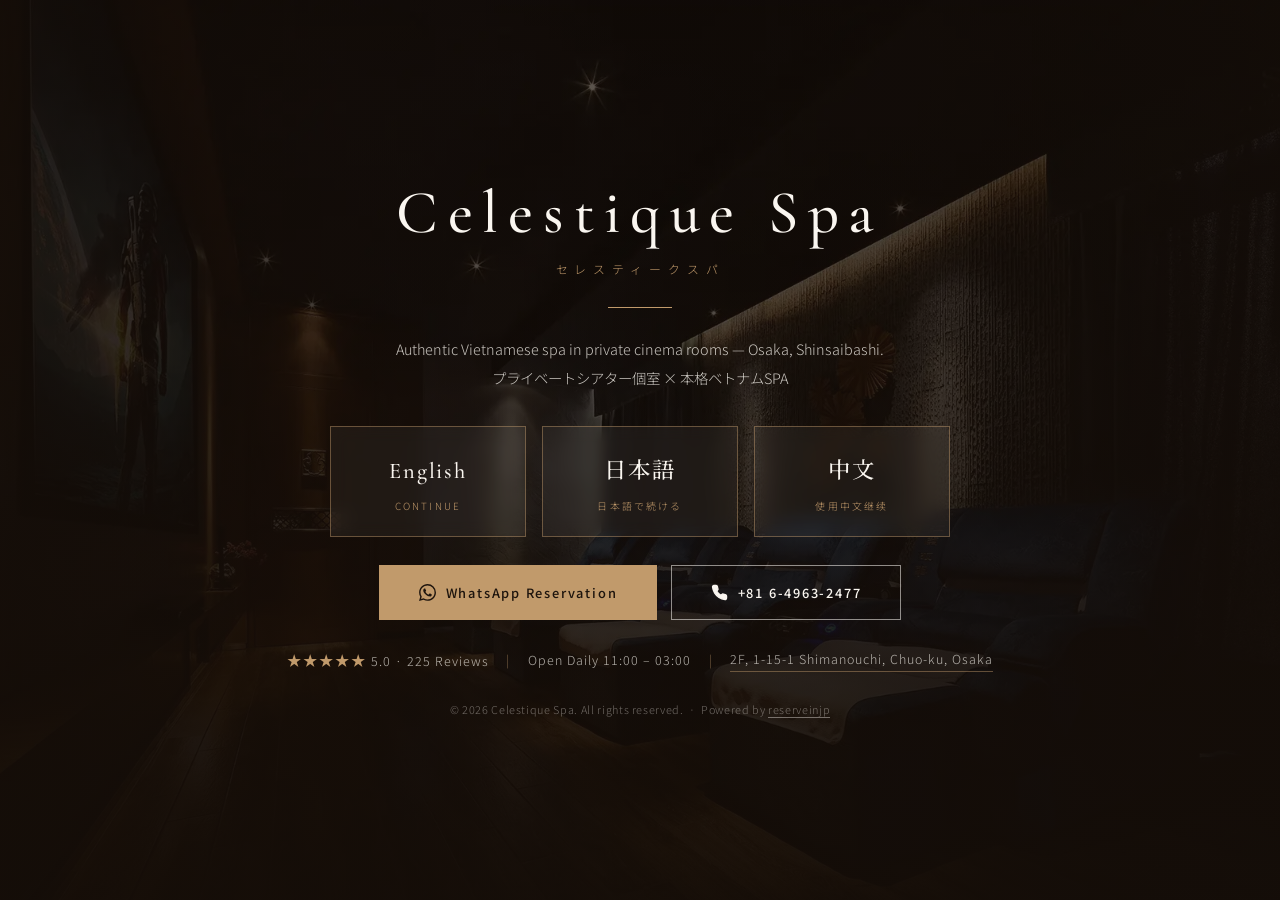
<file: index.html>
<!DOCTYPE html>
<html lang="en">
<head>
  <meta charset="UTF-8">
  <meta http-equiv="refresh" content="0; url=landing.html">
  <link rel="canonical" href="landing.html">
  <title>Celestique Spa | Osaka</title>
  <script>window.location.replace('landing.html');</script>
</head>
<body>
  <p>Redirecting to <a href="landing.html">Celestique Spa</a>&hellip;</p>
</body>
</html>
</file>
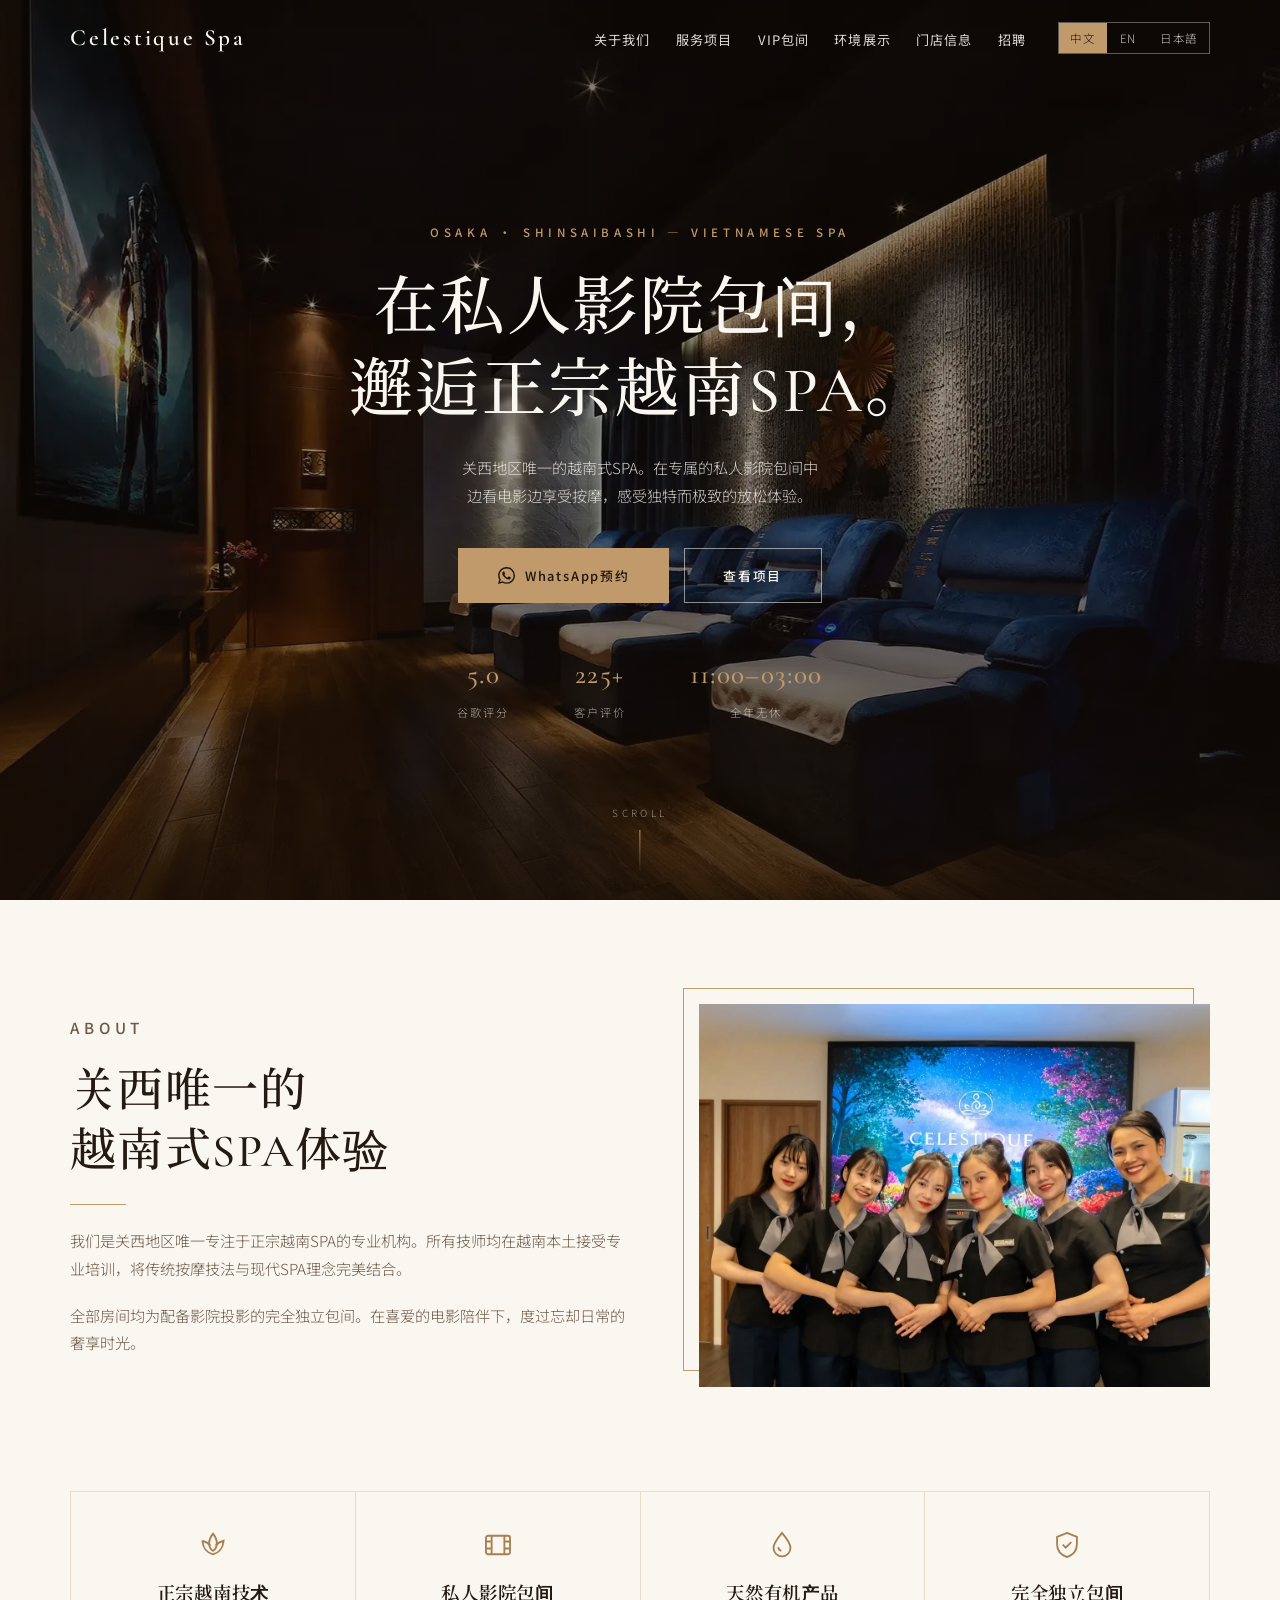
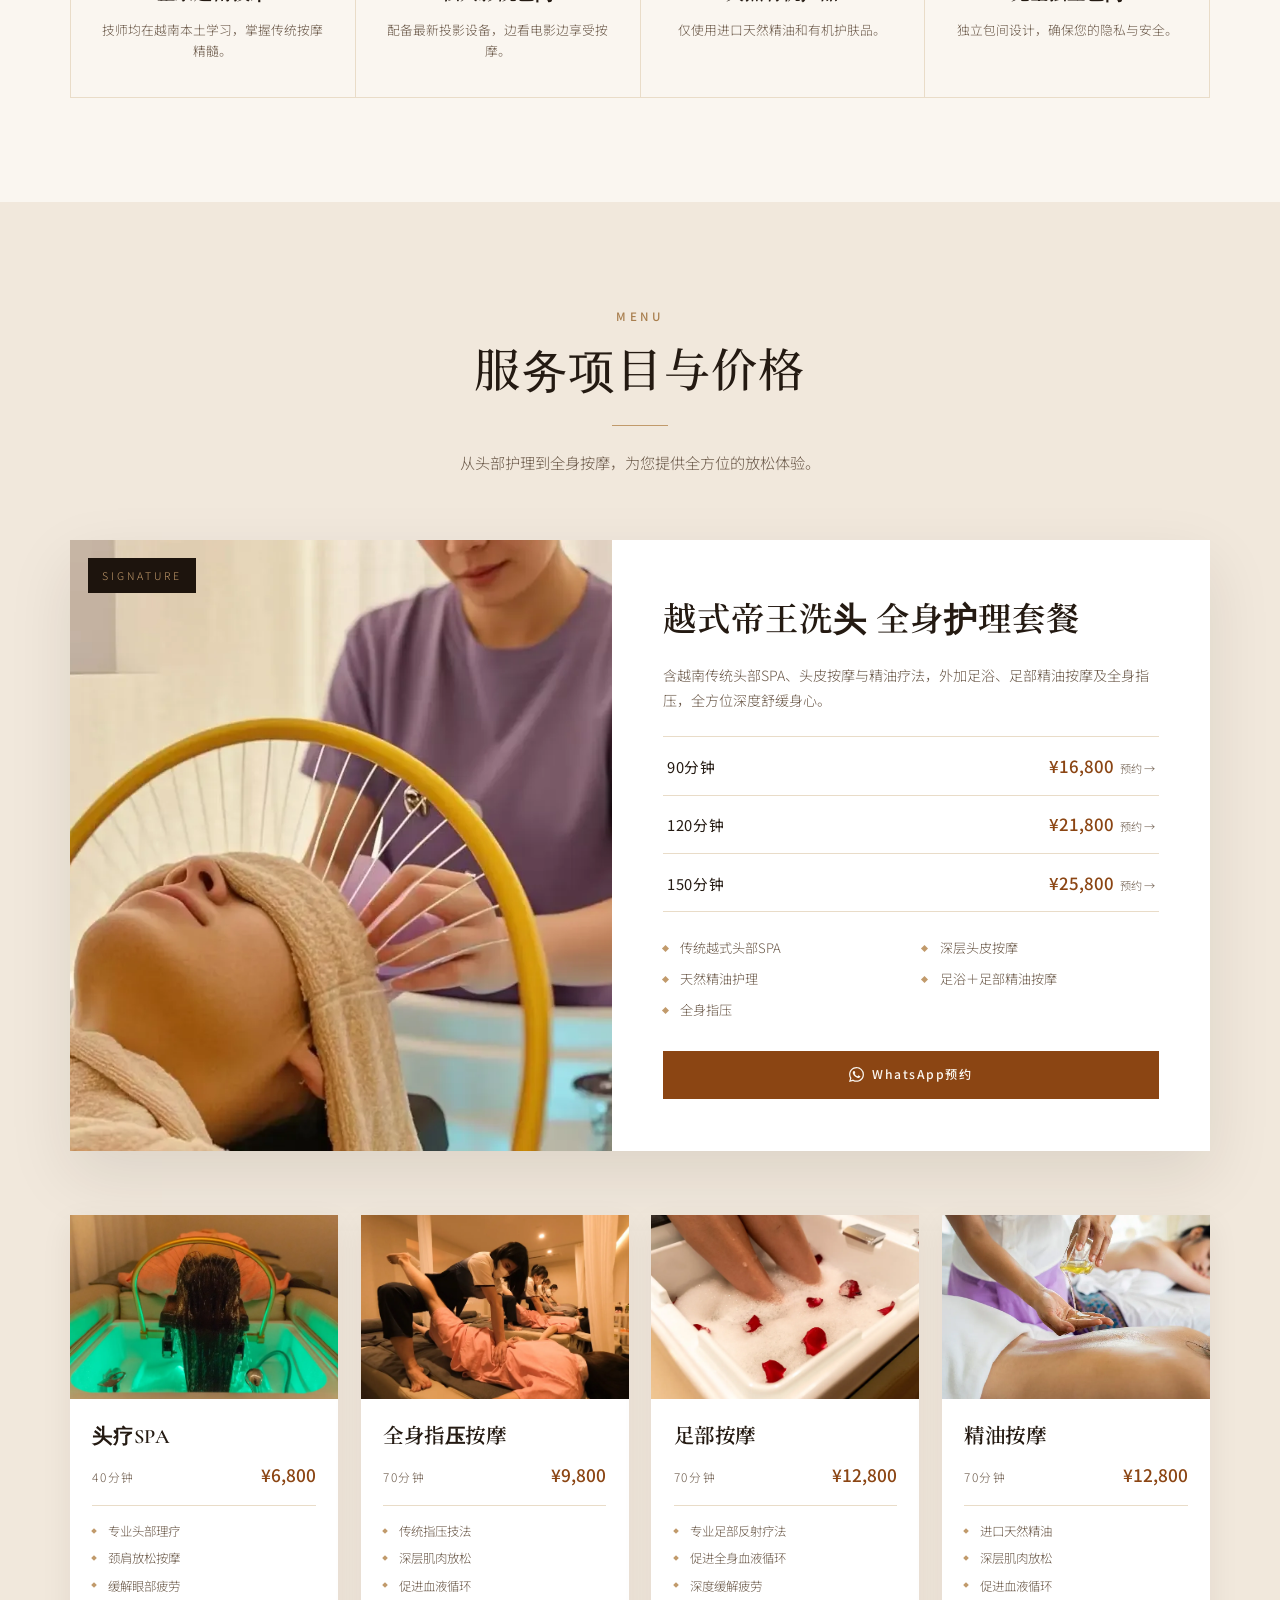
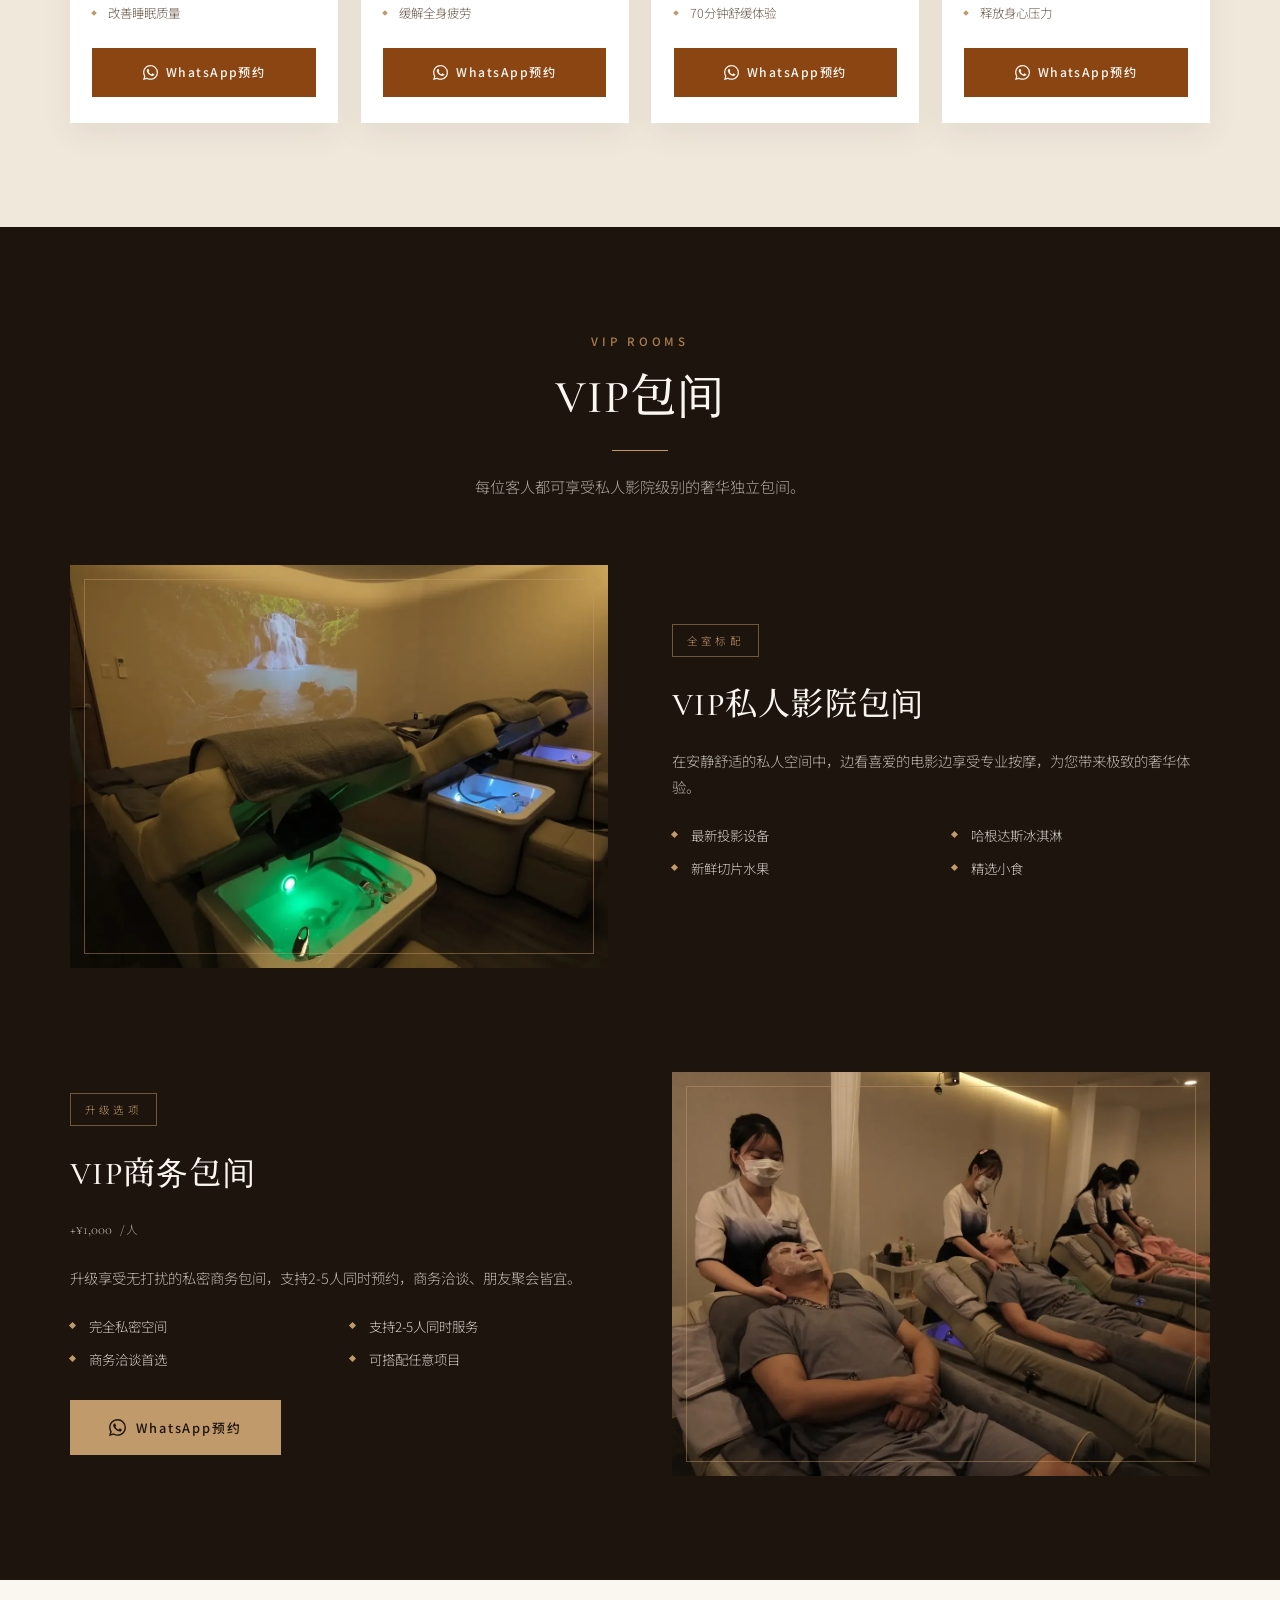
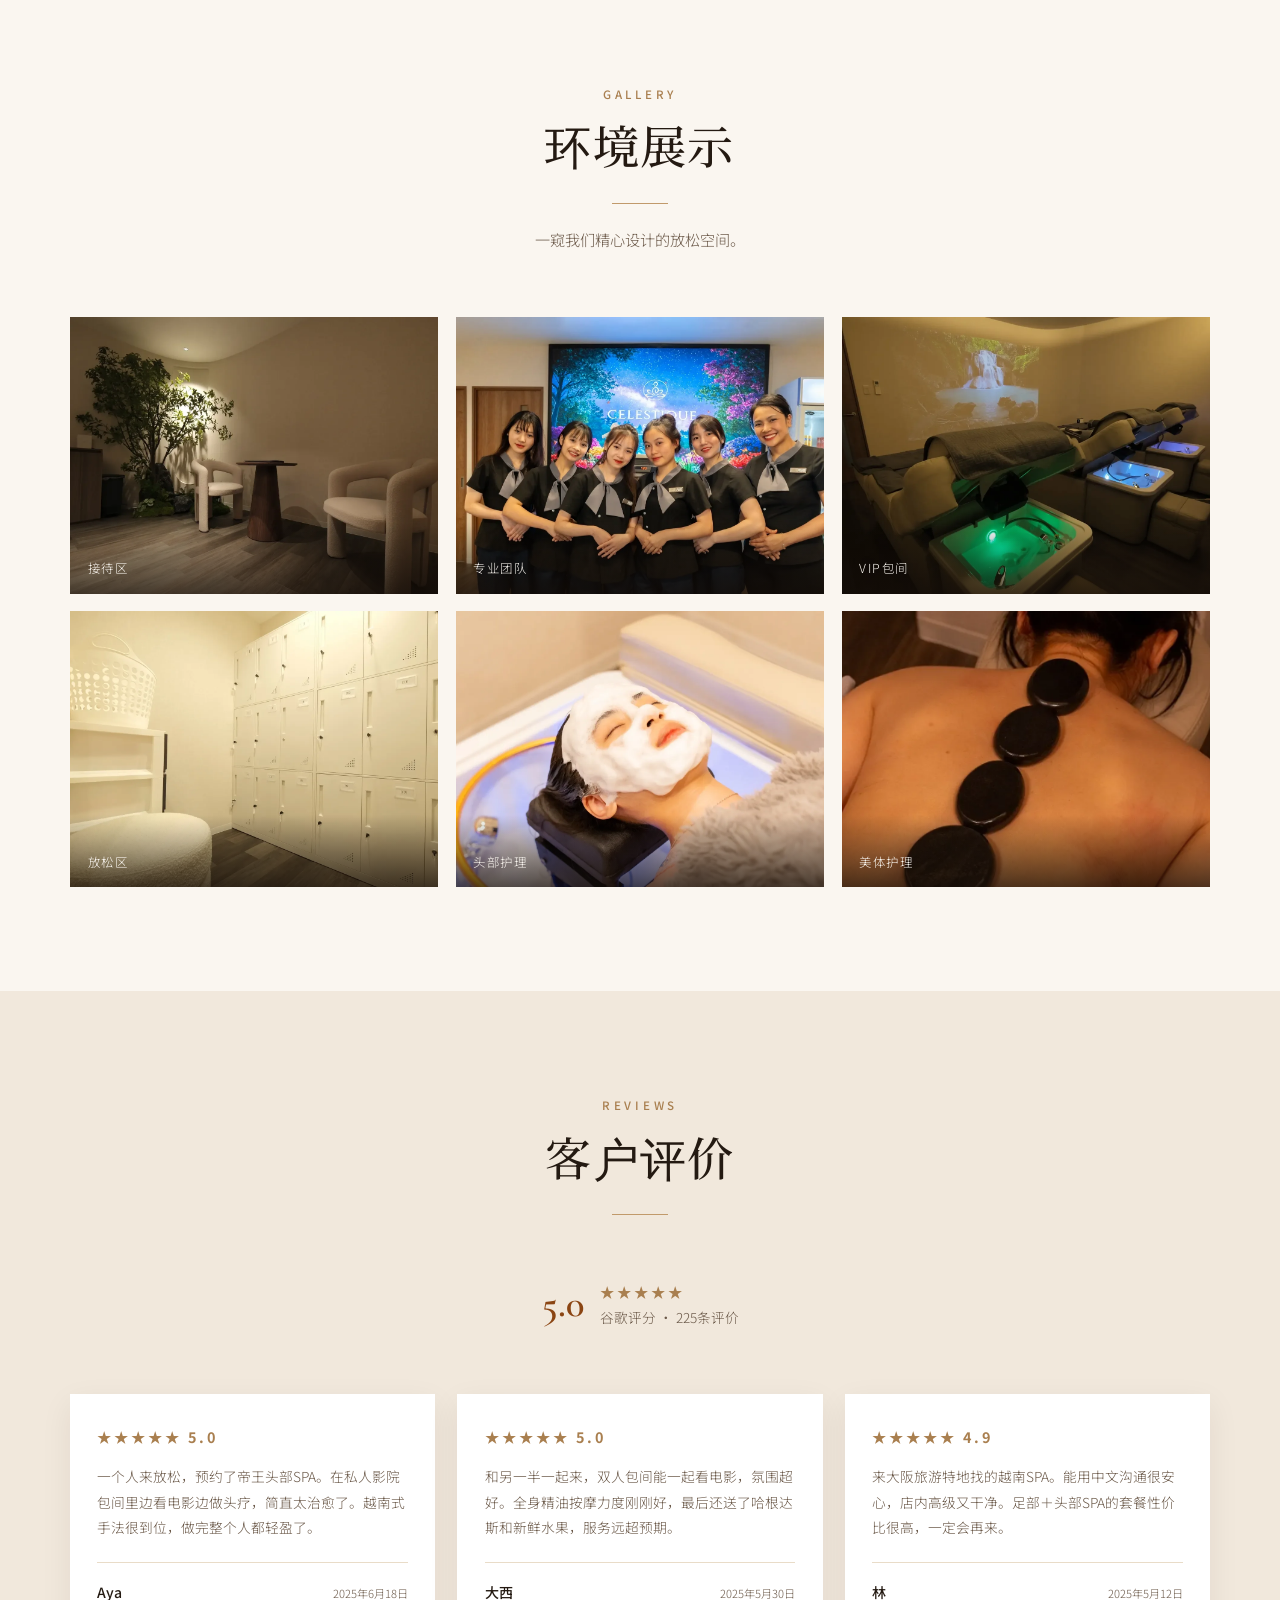
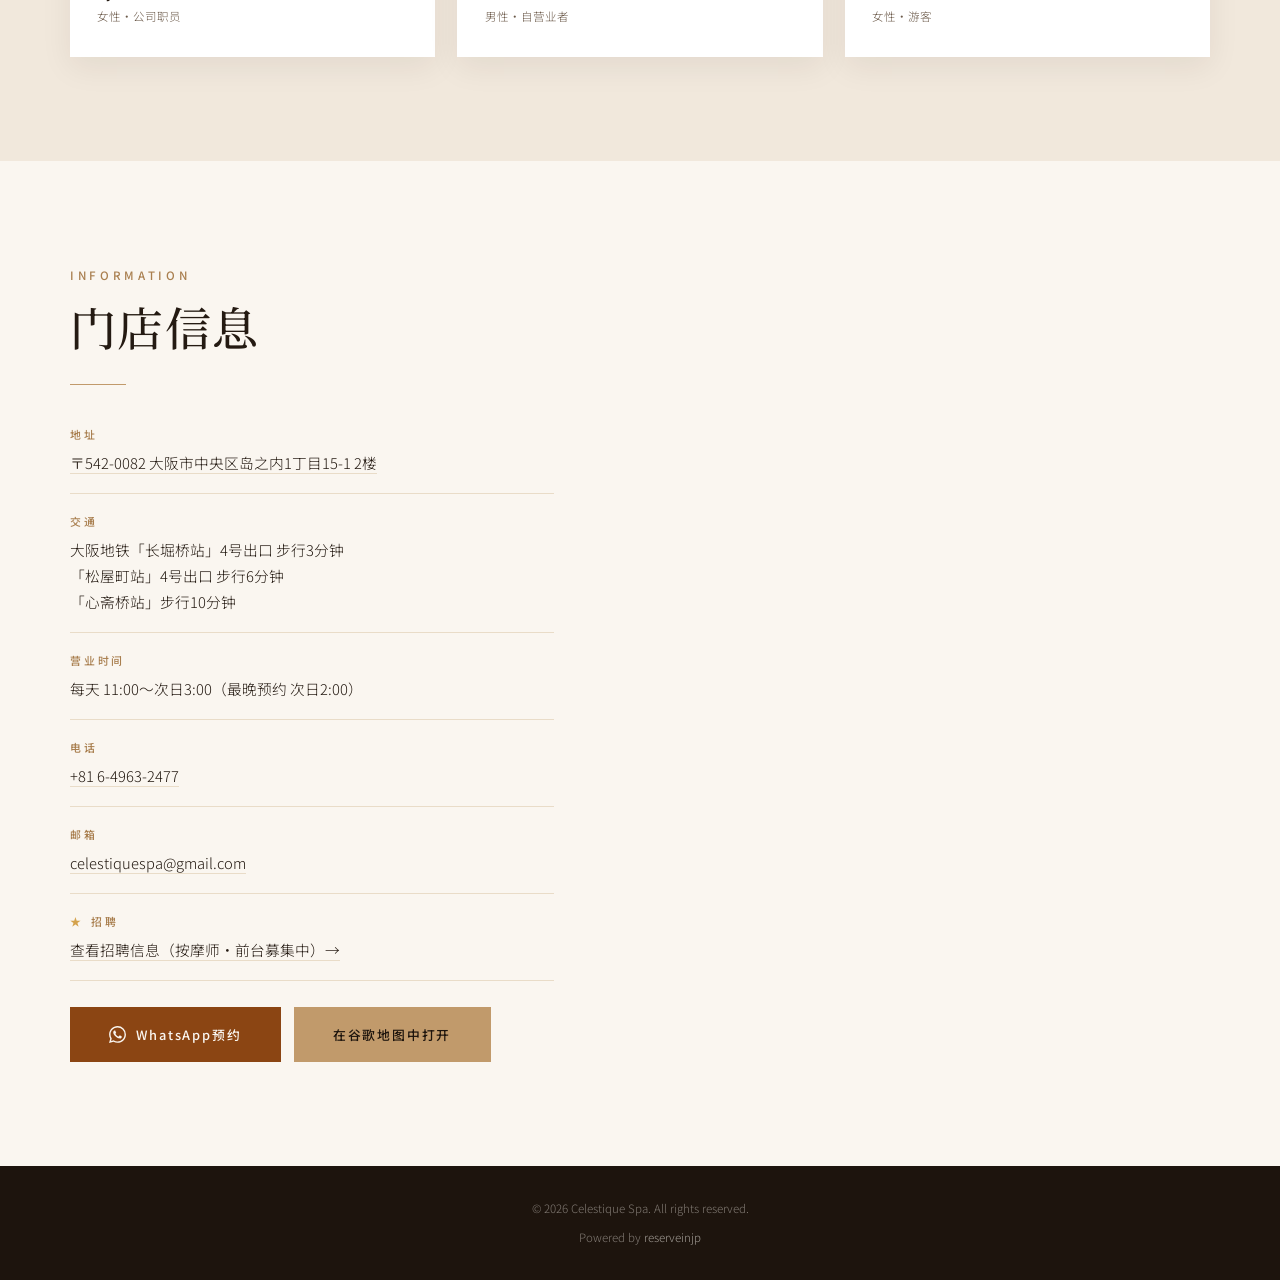
<file: cn/index.html>
<!DOCTYPE html>
<html lang="zh-CN">
<head>
  <meta charset="UTF-8">
  <meta name="viewport" content="width=device-width, initial-scale=1.0">
  <meta name="description" content="关西地区唯一的正宗越南式SPA。在私人影院包间边看电影边享受按摩，长堀桥站步行3分钟。每天11:00〜次日3:00营业。">
  <title>Celestique Spa｜关西唯一越南式SPA · 大阪私人影院包间</title>
  <link rel="preconnect" href="https://fonts.googleapis.com">
  <link rel="preconnect" href="https://fonts.gstatic.com" crossorigin>
  <link href="https://fonts.googleapis.com/css2?family=Cormorant+Garamond:wght@400;500;600&family=Noto+Serif+JP:wght@400;500;600&family=Noto+Serif+SC:wght@400;500;600&family=Noto+Sans+JP:wght@300;400;500&family=Noto+Sans+SC:wght@300;400;500&display=swap" rel="stylesheet">
  <link rel="stylesheet" href="../styles.css">
</head>
<body>
  <header class="header" id="header">
    <nav class="nav container">
      <a href="../landing.html" class="logo">
        <span class="logo-en">Celestique Spa</span>
      </a>
      <button class="nav-toggle" aria-label="Menu" aria-expanded="false">
        <span></span>
        <span></span>
      </button>
      <div class="nav-menu">
        <ul class="nav-links">
          <li><a href="#about">关于我们</a></li>
          <li><a href="#menu">服务项目</a></li>
          <li><a href="#vip">VIP包间</a></li>
          <li><a href="#gallery">环境展示</a></li>
          <li><a href="#access">门店信息</a></li>
          <li><a href="../recruit.html?lang=cn">招聘</a></li>
        </ul>
        <div class="lang-switch">
          <a href="../cn/index.html" class="active">中文</a>
          <a href="../en/index.html">EN</a>
          <a href="../jp/index.html">日本語</a>
        </div>
      </div>
    </nav>
  </header>

  <main>
    <section class="hero">
      <div class="hero-bg" style="background-image: url(../assets/images/hero.webp);"></div>
      <div class="hero-content">
        <p class="hero-eyebrow">Osaka · Shinsaibashi — Vietnamese Spa</p>
        <h1>在私人影院包间，<br>邂逅正宗越南SPA。</h1>
        <p class="hero-sub">关西地区唯一的越南式SPA。在专属的私人影院包间中边看电影边享受按摩，感受独特而极致的放松体验。</p>
        <div class="hero-cta">
          <a href="../booking.html" class="btn btn-gold"><svg viewBox="0 0 24 24" xmlns="http://www.w3.org/2000/svg"><path d="M17.472 14.382c-.297-.149-1.758-.867-2.03-.967-.273-.099-.471-.148-.67.15-.197.297-.767.966-.94 1.164-.173.199-.347.223-.644.075-.297-.15-1.255-.463-2.39-1.475-.884-.788-1.48-1.761-1.653-2.059-.173-.297-.018-.458.13-.606.134-.133.298-.347.446-.52.149-.174.198-.298.298-.497.099-.198.05-.371-.025-.52-.075-.149-.669-1.612-.916-2.207-.242-.579-.487-.5-.669-.51-.173-.008-.371-.01-.57-.01-.198 0-.52.074-.792.372-.272.297-1.04 1.016-1.04 2.479 0 1.462 1.065 2.875 1.213 3.074.149.198 2.096 3.2 5.077 4.487.709.306 1.262.489 1.694.625.712.227 1.36.195 1.871.118.571-.085 1.758-.719 2.006-1.413.248-.694.248-1.289.173-1.413-.074-.124-.272-.198-.57-.347m-5.421 7.403h-.004a9.87 9.87 0 01-5.031-1.378l-.361-.214-3.741.982.998-3.648-.235-.374a9.86 9.86 0 01-1.51-5.26c.001-5.45 4.436-9.884 9.888-9.884 2.64 0 5.122 1.03 6.988 2.898a9.825 9.825 0 012.893 6.994c-.003 5.45-4.437 9.884-9.885 9.884m8.413-18.297A11.815 11.815 0 0012.05 0C5.495 0 .16 5.335.157 11.892c0 2.096.547 4.142 1.588 5.945L.057 24l6.305-1.654a11.882 11.882 0 005.683 1.448h.005c6.554 0 11.89-5.335 11.893-11.893a11.821 11.821 0 00-3.48-8.413Z"/></svg> WhatsApp预约</a>
          <a href="#menu" class="btn btn-ghost">查看项目</a>
        </div>
        <div class="hero-stats">
          <div class="hero-stat"><strong>5.0</strong><span>谷歌评分</span></div>
          <div class="hero-stat"><strong>225+</strong><span>客户评价</span></div>
          <div class="hero-stat"><strong>11:00–03:00</strong><span>全年无休</span></div>
        </div>
      </div>
      <div class="hero-scroll"><span>Scroll</span><div class="line"></div></div>
    </section>

    <section class="section" id="about">
      <div class="container">
        <div class="about-grid">
          <div class="about-text">
            <p class="eyebrow">About</p>
            <h2 class="section-title">关西唯一的<br>越南式SPA体验</h2>
            <div class="gold-rule"></div>
            <p>我们是关西地区唯一专注于正宗越南SPA的专业机构。所有技师均在越南本土接受专业培训，将传统按摩技法与现代SPA理念完美结合。</p>
            <p>全部房间均为配备影院投影的完全独立包间。在喜爱的电影陪伴下，度过忘却日常的奢享时光。</p>
          </div>
          <div class="about-media">
            <img src="../assets/images/about-team.webp" alt="Celestique Spa 专业团队" loading="lazy">
          </div>
        </div>
        <div class="features">
        <div class="feature">
          <svg viewBox="0 0 24 24"><path d="M12 4c-1.8 2.4-2.7 4.6-2.7 6.7 0 2.6 1.2 4.5 2.7 5.4 1.5-.9 2.7-2.8 2.7-5.4 0-2.1-.9-4.3-2.7-6.7z"/><path d="M4.5 9c.4 5.1 3.4 8.7 7.5 9.6 4.1-.9 7.1-4.5 7.5-9.6-2.5.7-4.4 1.9-5.6 3.4M10.1 12.4C8.9 10.9 7 9.7 4.5 9"/></svg>
          <h3>正宗越南技术</h3>
          <p>技师均在越南本土学习，掌握传统按摩精髓。</p>
        </div>
        <div class="feature">
          <svg viewBox="0 0 24 24"><rect x="3.5" y="5.5" width="17" height="13" rx="1.5"/><path d="M7.5 5.5v13M16.5 5.5v13M3.5 9.5h4M3.5 14.5h4M16.5 9.5h4M16.5 14.5h4"/></svg>
          <h3>私人影院包间</h3>
          <p>配备最新投影设备，边看电影边享受按摩。</p>
        </div>
        <div class="feature">
          <svg viewBox="0 0 24 24"><path d="M12 3.5c3.5 4.2 6 7.4 6 10.5a6 6 0 0 1-12 0c0-3.1 2.5-6.3 6-10.5z"/><path d="M9.5 13.5a2.6 2.6 0 0 0 2 2.6"/></svg>
          <h3>天然有机产品</h3>
          <p>仅使用进口天然精油和有机护肤品。</p>
        </div>
        <div class="feature">
          <svg viewBox="0 0 24 24"><path d="M12 3.5l7 2.8v5.2c0 4.4-3 7.6-7 9-4-1.4-7-4.6-7-9V6.3l7-2.8z"/><path d="M9 11.8l2.1 2.1 3.9-4"/></svg>
          <h3>完全独立包间</h3>
          <p>独立包间设计，确保您的隐私与安全。</p>
        </div>
        </div>
      </div>
    </section>

    <section class="section section-alt" id="menu">
      <div class="container">
        <header class="section-head center">
          <p class="eyebrow">Menu</p>
          <h2 class="section-title">服务项目与价格</h2>
          <div class="gold-rule"></div>
          <p class="section-lead">从头部护理到全身按摩，为您提供全方位的放松体验。</p>
        </header>

        <article class="signature">
          <div class="signature-media">
            <img src="../assets/images/signature-headspa.webp" alt="Celestique Spa 越式帝王洗头 全身护理套餐" loading="lazy">
            <span class="signature-badge">Signature</span>
          </div>
          <div class="signature-body">
            <h3>越式帝王洗头 全身护理套餐</h3>
            <p>含越南传统头部SPA、头皮按摩与精油疗法，外加足浴、足部精油按摩及全身指压，全方位深度舒缓身心。</p>
            <div class="price-rows">
            <a class="price-row" href="../booking.html?service=Royal%20Head%20Spa%20Course%2090%20min">
              <span class="duration">90分钟</span>
              <span class="amount">¥16,800<small>预约 →</small></span>
            </a>
            <a class="price-row" href="../booking.html?service=Royal%20Head%20Spa%20Course%20120%20min">
              <span class="duration">120分钟</span>
              <span class="amount">¥21,800<small>预约 →</small></span>
            </a>
            <a class="price-row" href="../booking.html?service=Royal%20Head%20Spa%20Course%20150%20min">
              <span class="duration">150分钟</span>
              <span class="amount">¥25,800<small>预约 →</small></span>
            </a>
            </div>
            <ul class="includes">
              <li>传统越式头部SPA</li>
              <li>深层头皮按摩</li>
              <li>天然精油护理</li>
              <li>足浴＋足部精油按摩</li>
              <li>全身指压</li>
            </ul>
            <a class="btn-book" href="../booking.html?service=Royal%20Head%20Spa%20Course%2090%20min"><svg viewBox="0 0 24 24" xmlns="http://www.w3.org/2000/svg"><path d="M17.472 14.382c-.297-.149-1.758-.867-2.03-.967-.273-.099-.471-.148-.67.15-.197.297-.767.966-.94 1.164-.173.199-.347.223-.644.075-.297-.15-1.255-.463-2.39-1.475-.884-.788-1.48-1.761-1.653-2.059-.173-.297-.018-.458.13-.606.134-.133.298-.347.446-.52.149-.174.198-.298.298-.497.099-.198.05-.371-.025-.52-.075-.149-.669-1.612-.916-2.207-.242-.579-.487-.5-.669-.51-.173-.008-.371-.01-.57-.01-.198 0-.52.074-.792.372-.272.297-1.04 1.016-1.04 2.479 0 1.462 1.065 2.875 1.213 3.074.149.198 2.096 3.2 5.077 4.487.709.306 1.262.489 1.694.625.712.227 1.36.195 1.871.118.571-.085 1.758-.719 2.006-1.413.248-.694.248-1.289.173-1.413-.074-.124-.272-.198-.57-.347m-5.421 7.403h-.004a9.87 9.87 0 01-5.031-1.378l-.361-.214-3.741.982.998-3.648-.235-.374a9.86 9.86 0 01-1.51-5.26c.001-5.45 4.436-9.884 9.888-9.884 2.64 0 5.122 1.03 6.988 2.898a9.825 9.825 0 012.893 6.994c-.003 5.45-4.437 9.884-9.885 9.884m8.413-18.297A11.815 11.815 0 0012.05 0C5.495 0 .16 5.335.157 11.892c0 2.096.547 4.142 1.588 5.945L.057 24l6.305-1.654a11.882 11.882 0 005.683 1.448h.005c6.554 0 11.89-5.335 11.893-11.893a11.821 11.821 0 00-3.48-8.413Z"/></svg> WhatsApp预约</a>
          </div>
        </article>

        <div class="menu-grid">
        <article class="menu-card">
          <div class="menu-card-media"><img src="../assets/images/svc-headspa.webp" alt="Celestique Spa 头疗SPA" loading="lazy"></div>
          <div class="menu-card-body">
            <h3>头疗SPA</h3>
            <div class="menu-meta"><span class="duration">40分钟</span><span class="amount">¥6,800</span></div>
            <ul class="menu-points">
              <li>专业头部理疗</li>
              <li>颈肩放松按摩</li>
              <li>缓解眼部疲劳</li>
              <li>改善睡眠质量</li>
            </ul>
            <a class="btn-book" href="../booking.html?service=Head%20Spa%2040%20min"><svg viewBox="0 0 24 24" xmlns="http://www.w3.org/2000/svg"><path d="M17.472 14.382c-.297-.149-1.758-.867-2.03-.967-.273-.099-.471-.148-.67.15-.197.297-.767.966-.94 1.164-.173.199-.347.223-.644.075-.297-.15-1.255-.463-2.39-1.475-.884-.788-1.48-1.761-1.653-2.059-.173-.297-.018-.458.13-.606.134-.133.298-.347.446-.52.149-.174.198-.298.298-.497.099-.198.05-.371-.025-.52-.075-.149-.669-1.612-.916-2.207-.242-.579-.487-.5-.669-.51-.173-.008-.371-.01-.57-.01-.198 0-.52.074-.792.372-.272.297-1.04 1.016-1.04 2.479 0 1.462 1.065 2.875 1.213 3.074.149.198 2.096 3.2 5.077 4.487.709.306 1.262.489 1.694.625.712.227 1.36.195 1.871.118.571-.085 1.758-.719 2.006-1.413.248-.694.248-1.289.173-1.413-.074-.124-.272-.198-.57-.347m-5.421 7.403h-.004a9.87 9.87 0 01-5.031-1.378l-.361-.214-3.741.982.998-3.648-.235-.374a9.86 9.86 0 01-1.51-5.26c.001-5.45 4.436-9.884 9.888-9.884 2.64 0 5.122 1.03 6.988 2.898a9.825 9.825 0 012.893 6.994c-.003 5.45-4.437 9.884-9.885 9.884m8.413-18.297A11.815 11.815 0 0012.05 0C5.495 0 .16 5.335.157 11.892c0 2.096.547 4.142 1.588 5.945L.057 24l6.305-1.654a11.882 11.882 0 005.683 1.448h.005c6.554 0 11.89-5.335 11.893-11.893a11.821 11.821 0 00-3.48-8.413Z"/></svg> WhatsApp预约</a>
          </div>
        </article>
        <article class="menu-card">
          <div class="menu-card-media"><img src="../assets/images/svc-shiatsu.webp" alt="Celestique Spa 全身指压按摩" loading="lazy"></div>
          <div class="menu-card-body">
            <h3>全身指压按摩</h3>
            <div class="menu-meta"><span class="duration">70分钟</span><span class="amount">¥9,800</span></div>
            <ul class="menu-points">
              <li>传统指压技法</li>
              <li>深层肌肉放松</li>
              <li>促进血液循环</li>
              <li>缓解全身疲劳</li>
            </ul>
            <a class="btn-book" href="../booking.html?service=Full%20Body%20Shiatsu%2070%20min"><svg viewBox="0 0 24 24" xmlns="http://www.w3.org/2000/svg"><path d="M17.472 14.382c-.297-.149-1.758-.867-2.03-.967-.273-.099-.471-.148-.67.15-.197.297-.767.966-.94 1.164-.173.199-.347.223-.644.075-.297-.15-1.255-.463-2.39-1.475-.884-.788-1.48-1.761-1.653-2.059-.173-.297-.018-.458.13-.606.134-.133.298-.347.446-.52.149-.174.198-.298.298-.497.099-.198.05-.371-.025-.52-.075-.149-.669-1.612-.916-2.207-.242-.579-.487-.5-.669-.51-.173-.008-.371-.01-.57-.01-.198 0-.52.074-.792.372-.272.297-1.04 1.016-1.04 2.479 0 1.462 1.065 2.875 1.213 3.074.149.198 2.096 3.2 5.077 4.487.709.306 1.262.489 1.694.625.712.227 1.36.195 1.871.118.571-.085 1.758-.719 2.006-1.413.248-.694.248-1.289.173-1.413-.074-.124-.272-.198-.57-.347m-5.421 7.403h-.004a9.87 9.87 0 01-5.031-1.378l-.361-.214-3.741.982.998-3.648-.235-.374a9.86 9.86 0 01-1.51-5.26c.001-5.45 4.436-9.884 9.888-9.884 2.64 0 5.122 1.03 6.988 2.898a9.825 9.825 0 012.893 6.994c-.003 5.45-4.437 9.884-9.885 9.884m8.413-18.297A11.815 11.815 0 0012.05 0C5.495 0 .16 5.335.157 11.892c0 2.096.547 4.142 1.588 5.945L.057 24l6.305-1.654a11.882 11.882 0 005.683 1.448h.005c6.554 0 11.89-5.335 11.893-11.893a11.821 11.821 0 00-3.48-8.413Z"/></svg> WhatsApp预约</a>
          </div>
        </article>
        <article class="menu-card">
          <div class="menu-card-media"><img src="../assets/images/svc-foot.webp" alt="Celestique Spa 足部按摩" loading="lazy"></div>
          <div class="menu-card-body">
            <h3>足部按摩</h3>
            <div class="menu-meta"><span class="duration">70分钟</span><span class="amount">¥12,800</span></div>
            <ul class="menu-points">
              <li>专业足部反射疗法</li>
              <li>促进全身血液循环</li>
              <li>深度缓解疲劳</li>
              <li>70分钟舒缓体验</li>
            </ul>
            <a class="btn-book" href="../booking.html?service=Foot%20Massage%2070%20min"><svg viewBox="0 0 24 24" xmlns="http://www.w3.org/2000/svg"><path d="M17.472 14.382c-.297-.149-1.758-.867-2.03-.967-.273-.099-.471-.148-.67.15-.197.297-.767.966-.94 1.164-.173.199-.347.223-.644.075-.297-.15-1.255-.463-2.39-1.475-.884-.788-1.48-1.761-1.653-2.059-.173-.297-.018-.458.13-.606.134-.133.298-.347.446-.52.149-.174.198-.298.298-.497.099-.198.05-.371-.025-.52-.075-.149-.669-1.612-.916-2.207-.242-.579-.487-.5-.669-.51-.173-.008-.371-.01-.57-.01-.198 0-.52.074-.792.372-.272.297-1.04 1.016-1.04 2.479 0 1.462 1.065 2.875 1.213 3.074.149.198 2.096 3.2 5.077 4.487.709.306 1.262.489 1.694.625.712.227 1.36.195 1.871.118.571-.085 1.758-.719 2.006-1.413.248-.694.248-1.289.173-1.413-.074-.124-.272-.198-.57-.347m-5.421 7.403h-.004a9.87 9.87 0 01-5.031-1.378l-.361-.214-3.741.982.998-3.648-.235-.374a9.86 9.86 0 01-1.51-5.26c.001-5.45 4.436-9.884 9.888-9.884 2.64 0 5.122 1.03 6.988 2.898a9.825 9.825 0 012.893 6.994c-.003 5.45-4.437 9.884-9.885 9.884m8.413-18.297A11.815 11.815 0 0012.05 0C5.495 0 .16 5.335.157 11.892c0 2.096.547 4.142 1.588 5.945L.057 24l6.305-1.654a11.882 11.882 0 005.683 1.448h.005c6.554 0 11.89-5.335 11.893-11.893a11.821 11.821 0 00-3.48-8.413Z"/></svg> WhatsApp预约</a>
          </div>
        </article>
        <article class="menu-card">
          <div class="menu-card-media"><img src="../assets/images/svc-oil.webp" alt="Celestique Spa 精油按摩" loading="lazy"></div>
          <div class="menu-card-body">
            <h3>精油按摩</h3>
            <div class="menu-meta"><span class="duration">70分钟</span><span class="amount">¥12,800</span></div>
            <ul class="menu-points">
              <li>进口天然精油</li>
              <li>深层肌肉放松</li>
              <li>促进血液循环</li>
              <li>释放身心压力</li>
            </ul>
            <a class="btn-book" href="../booking.html?service=Aroma%20Oil%20Massage%2070%20min"><svg viewBox="0 0 24 24" xmlns="http://www.w3.org/2000/svg"><path d="M17.472 14.382c-.297-.149-1.758-.867-2.03-.967-.273-.099-.471-.148-.67.15-.197.297-.767.966-.94 1.164-.173.199-.347.223-.644.075-.297-.15-1.255-.463-2.39-1.475-.884-.788-1.48-1.761-1.653-2.059-.173-.297-.018-.458.13-.606.134-.133.298-.347.446-.52.149-.174.198-.298.298-.497.099-.198.05-.371-.025-.52-.075-.149-.669-1.612-.916-2.207-.242-.579-.487-.5-.669-.51-.173-.008-.371-.01-.57-.01-.198 0-.52.074-.792.372-.272.297-1.04 1.016-1.04 2.479 0 1.462 1.065 2.875 1.213 3.074.149.198 2.096 3.2 5.077 4.487.709.306 1.262.489 1.694.625.712.227 1.36.195 1.871.118.571-.085 1.758-.719 2.006-1.413.248-.694.248-1.289.173-1.413-.074-.124-.272-.198-.57-.347m-5.421 7.403h-.004a9.87 9.87 0 01-5.031-1.378l-.361-.214-3.741.982.998-3.648-.235-.374a9.86 9.86 0 01-1.51-5.26c.001-5.45 4.436-9.884 9.888-9.884 2.64 0 5.122 1.03 6.988 2.898a9.825 9.825 0 012.893 6.994c-.003 5.45-4.437 9.884-9.885 9.884m8.413-18.297A11.815 11.815 0 0012.05 0C5.495 0 .16 5.335.157 11.892c0 2.096.547 4.142 1.588 5.945L.057 24l6.305-1.654a11.882 11.882 0 005.683 1.448h.005c6.554 0 11.89-5.335 11.893-11.893a11.821 11.821 0 00-3.48-8.413Z"/></svg> WhatsApp预约</a>
          </div>
        </article>
        </div>
      </div>
    </section>

    <section class="section vip" id="vip">
      <div class="container">
        <header class="section-head center">
          <p class="eyebrow">VIP Rooms</p>
          <h2 class="section-title">VIP包间</h2>
          <div class="gold-rule"></div>
          <p class="section-lead">每位客人都可享受私人影院级别的奢华独立包间。</p>
        </header>

        <div class="vip-block">
          <div class="vip-media">
            <img src="../assets/images/vip-cinema.webp" alt="VIP私人影院包间" loading="lazy">
          </div>
          <div class="vip-body">
            <span class="vip-tag">全室标配</span>
            <h3>VIP私人影院包间</h3>
            <p>在安静舒适的私人空间中，边看喜爱的电影边享受专业按摩，为您带来极致的奢华体验。</p>
            <ul class="vip-list">
              <li>最新投影设备</li>
              <li>哈根达斯冰淇淋</li>
              <li>新鲜切片水果</li>
              <li>精选小食</li>
            </ul>
          </div>
        </div>

        <div class="vip-block reverse">
          <div class="vip-media">
            <img src="../assets/images/vip-business.webp" alt="VIP商务包间" loading="lazy">
          </div>
          <div class="vip-body">
            <span class="vip-tag">升级选项</span>
            <h3>VIP商务包间</h3>
            <p class="vip-price">+¥1,000<small>/人</small></p>
            <p>升级享受无打扰的私密商务包间，支持2-5人同时预约，商务洽谈、朋友聚会皆宜。</p>
            <ul class="vip-list">
              <li>完全私密空间</li>
              <li>支持2-5人同时服务</li>
              <li>商务洽谈首选</li>
              <li>可搭配任意项目</li>
            </ul>
            <a href="../booking.html" class="btn btn-gold"><svg viewBox="0 0 24 24" xmlns="http://www.w3.org/2000/svg"><path d="M17.472 14.382c-.297-.149-1.758-.867-2.03-.967-.273-.099-.471-.148-.67.15-.197.297-.767.966-.94 1.164-.173.199-.347.223-.644.075-.297-.15-1.255-.463-2.39-1.475-.884-.788-1.48-1.761-1.653-2.059-.173-.297-.018-.458.13-.606.134-.133.298-.347.446-.52.149-.174.198-.298.298-.497.099-.198.05-.371-.025-.52-.075-.149-.669-1.612-.916-2.207-.242-.579-.487-.5-.669-.51-.173-.008-.371-.01-.57-.01-.198 0-.52.074-.792.372-.272.297-1.04 1.016-1.04 2.479 0 1.462 1.065 2.875 1.213 3.074.149.198 2.096 3.2 5.077 4.487.709.306 1.262.489 1.694.625.712.227 1.36.195 1.871.118.571-.085 1.758-.719 2.006-1.413.248-.694.248-1.289.173-1.413-.074-.124-.272-.198-.57-.347m-5.421 7.403h-.004a9.87 9.87 0 01-5.031-1.378l-.361-.214-3.741.982.998-3.648-.235-.374a9.86 9.86 0 01-1.51-5.26c.001-5.45 4.436-9.884 9.888-9.884 2.64 0 5.122 1.03 6.988 2.898a9.825 9.825 0 012.893 6.994c-.003 5.45-4.437 9.884-9.885 9.884m8.413-18.297A11.815 11.815 0 0012.05 0C5.495 0 .16 5.335.157 11.892c0 2.096.547 4.142 1.588 5.945L.057 24l6.305-1.654a11.882 11.882 0 005.683 1.448h.005c6.554 0 11.89-5.335 11.893-11.893a11.821 11.821 0 00-3.48-8.413Z"/></svg> WhatsApp预约</a>
          </div>
        </div>
      </div>
    </section>

    <section class="section" id="gallery">
      <div class="container">
        <header class="section-head center">
          <p class="eyebrow">Gallery</p>
          <h2 class="section-title">环境展示</h2>
          <div class="gold-rule"></div>
          <p class="section-lead">一窥我们精心设计的放松空间。</p>
        </header>
        <div class="gallery-grid">
        <figure class="gallery-item">
          <img src="../assets/images/gallery-01.webp" alt="Celestique Spa 接待区" loading="lazy">
          <figcaption>接待区</figcaption>
        </figure>
        <figure class="gallery-item">
          <img src="../assets/images/gallery-02.webp" alt="Celestique Spa 专业团队" loading="lazy">
          <figcaption>专业团队</figcaption>
        </figure>
        <figure class="gallery-item">
          <img src="../assets/images/gallery-03.webp" alt="Celestique Spa VIP包间" loading="lazy">
          <figcaption>VIP包间</figcaption>
        </figure>
        <figure class="gallery-item">
          <img src="../assets/images/gallery-04.webp" alt="Celestique Spa 放松区" loading="lazy">
          <figcaption>放松区</figcaption>
        </figure>
        <figure class="gallery-item">
          <img src="../assets/images/gallery-05.webp" alt="Celestique Spa 头部护理" loading="lazy">
          <figcaption>头部护理</figcaption>
        </figure>
        <figure class="gallery-item">
          <img src="../assets/images/gallery-06.webp" alt="Celestique Spa 美体护理" loading="lazy">
          <figcaption>美体护理</figcaption>
        </figure>
        </div>
      </div>
    </section>

    <section class="section section-alt" id="reviews">
      <div class="container">
        <header class="section-head center">
          <p class="eyebrow">Reviews</p>
          <h2 class="section-title">客户评价</h2>
          <div class="gold-rule"></div>
        </header>
        <div class="rating-banner">
          <strong>5.0</strong>
          <div>
            <div class="stars">★★★★★</div>
            <span>谷歌评分 · 225条评价</span>
          </div>
        </div>
        <div class="review-grid">
        <article class="review-card">
          <div class="stars">★★★★★ <strong>5.0</strong></div>
          <blockquote>一个人来放松，预约了帝王头部SPA。在私人影院包间里边看电影边做头疗，简直太治愈了。越南式手法很到位，做完整个人都轻盈了。</blockquote>
          <div class="review-who">
            <div><strong>Aya</strong><span>女性・公司职员</span></div>
            <time>2025年6月18日</time>
          </div>
        </article>
        <article class="review-card">
          <div class="stars">★★★★★ <strong>5.0</strong></div>
          <blockquote>和另一半一起来，双人包间能一起看电影，氛围超好。全身精油按摩力度刚刚好，最后还送了哈根达斯和新鲜水果，服务远超预期。</blockquote>
          <div class="review-who">
            <div><strong>大西</strong><span>男性・自营业者</span></div>
            <time>2025年5月30日</time>
          </div>
        </article>
        <article class="review-card">
          <div class="stars">★★★★★ <strong>4.9</strong></div>
          <blockquote>来大阪旅游特地找的越南SPA。能用中文沟通很安心，店内高级又干净。足部＋头部SPA的套餐性价比很高，一定会再来。</blockquote>
          <div class="review-who">
            <div><strong>林</strong><span>女性・游客</span></div>
            <time>2025年5月12日</time>
          </div>
        </article>
        </div>
      </div>
    </section>

    <section class="section" id="access">
      <div class="container">
        <div class="access-grid">
          <div>
            <p class="eyebrow">Information</p>
            <h2 class="section-title">门店信息</h2>
            <div class="gold-rule"></div>
            <div class="access-item">
              <h4>地址</h4>
              <p><a href="https://maps.app.goo.gl/tpL7jkPrLn7CtPPL7" target="_blank" rel="noopener noreferrer">〒542-0082 大阪市中央区岛之内1丁目15-1 2楼</a></p>
            </div>
            <div class="access-item">
              <h4>交通</h4>
              <p>大阪地铁「长堀桥站」4号出口 步行3分钟<br>「松屋町站」4号出口 步行6分钟<br>「心斋桥站」步行10分钟</p>
            </div>
            <div class="access-item">
              <h4>营业时间</h4>
              <p>每天 11:00〜次日3:00（最晚预约 次日2:00）</p>
            </div>
            <div class="access-item">
              <h4>电话</h4>
              <p><a href="tel:+81649632477">+81 6-4963-2477</a></p>
            </div>
            <div class="access-item">
              <h4>邮箱</h4>
              <p><a href="mailto:celestiquespa@gmail.com">celestiquespa@gmail.com</a></p>
            </div>
            <div class="access-item">
              <h4 class="rec-title"><span class="rec-star">★</span> 招聘</h4>
              <p><a href="../recruit.html?lang=cn">查看招聘信息（按摩师・前台募集中）→</a></p>
            </div>

            <div class="access-cta">
              <a href="../booking.html" class="btn btn-dark"><svg viewBox="0 0 24 24" xmlns="http://www.w3.org/2000/svg"><path d="M17.472 14.382c-.297-.149-1.758-.867-2.03-.967-.273-.099-.471-.148-.67.15-.197.297-.767.966-.94 1.164-.173.199-.347.223-.644.075-.297-.15-1.255-.463-2.39-1.475-.884-.788-1.48-1.761-1.653-2.059-.173-.297-.018-.458.13-.606.134-.133.298-.347.446-.52.149-.174.198-.298.298-.497.099-.198.05-.371-.025-.52-.075-.149-.669-1.612-.916-2.207-.242-.579-.487-.5-.669-.51-.173-.008-.371-.01-.57-.01-.198 0-.52.074-.792.372-.272.297-1.04 1.016-1.04 2.479 0 1.462 1.065 2.875 1.213 3.074.149.198 2.096 3.2 5.077 4.487.709.306 1.262.489 1.694.625.712.227 1.36.195 1.871.118.571-.085 1.758-.719 2.006-1.413.248-.694.248-1.289.173-1.413-.074-.124-.272-.198-.57-.347m-5.421 7.403h-.004a9.87 9.87 0 01-5.031-1.378l-.361-.214-3.741.982.998-3.648-.235-.374a9.86 9.86 0 01-1.51-5.26c.001-5.45 4.436-9.884 9.888-9.884 2.64 0 5.122 1.03 6.988 2.898a9.825 9.825 0 012.893 6.994c-.003 5.45-4.437 9.884-9.885 9.884m8.413-18.297A11.815 11.815 0 0012.05 0C5.495 0 .16 5.335.157 11.892c0 2.096.547 4.142 1.588 5.945L.057 24l6.305-1.654a11.882 11.882 0 005.683 1.448h.005c6.554 0 11.89-5.335 11.893-11.893a11.821 11.821 0 00-3.48-8.413Z"/></svg> WhatsApp预约</a>
              <a href="https://maps.app.goo.gl/tpL7jkPrLn7CtPPL7" target="_blank" rel="noopener noreferrer" class="btn btn-gold">在谷歌地图中打开</a>
            </div>
          </div>
          <div class="access-map">
            <iframe title="Celestique Spa 地图" src="https://www.google.com/maps/embed?pb=!1m18!1m12!1m3!1d3281.3!2d135.5081792!3d34.6742656!2m3!1f0!2f0!3f0!3m2!1i1024!2i768!4f13.1!3m3!1m2!1s0x6000e79b96d84ff9%3A0xee2f1bea0f9bbe41!2sCelestique+Spa!5e0!3m2!1szh-CN!2sjp!5m2!1szh-CN!2sjp" allowfullscreen loading="lazy" referrerpolicy="no-referrer-when-downgrade"></iframe>
          </div>
        </div>
      </div>
    </section>
  </main>

  <footer class="footer">
    <div class="container">
      <div class="footer-bottom"><p>&copy; 2026 Celestique Spa. All rights reserved.</p>
        <p>Powered by <a href="https://reserveinjp.com/" target="_blank" rel="noopener">reserveinjp</a></p>
      </div>
    </div>
  </footer>
  <script src="../script.js"></script>
</body>
</html>
</file>
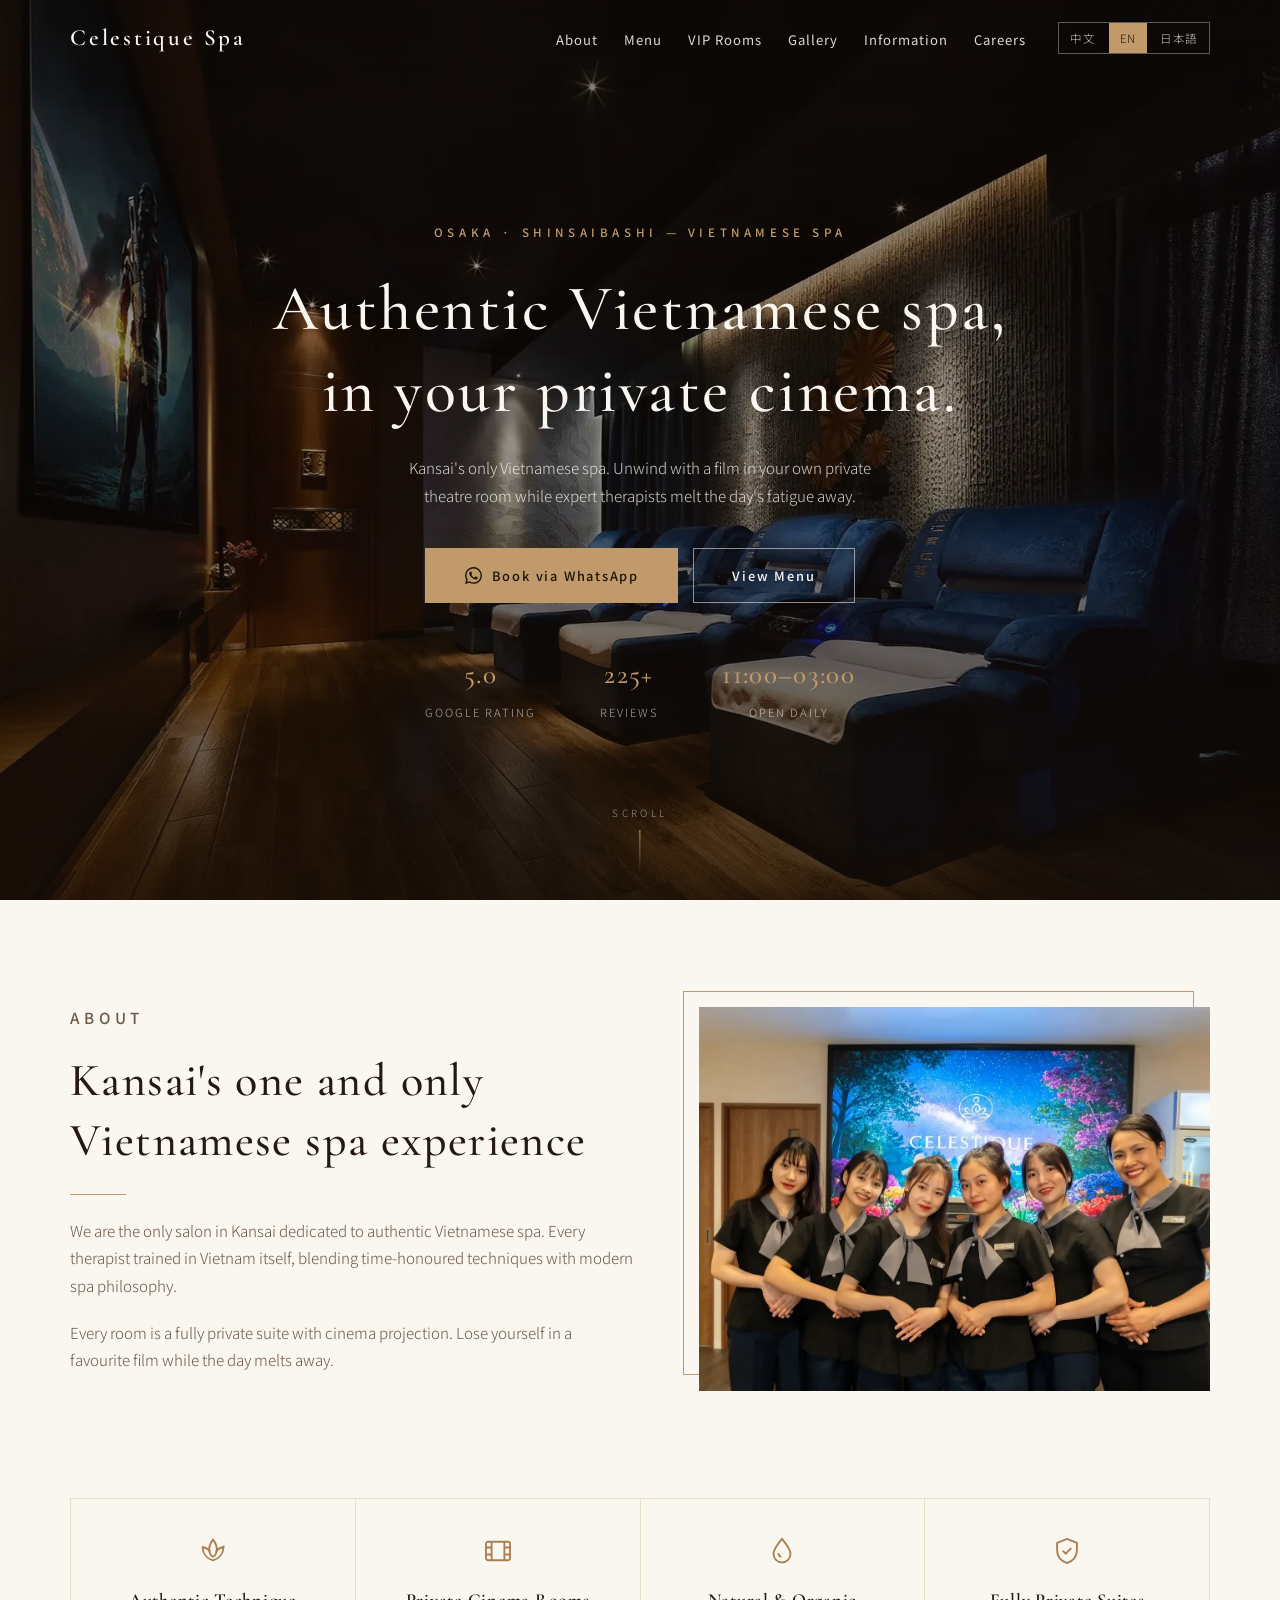
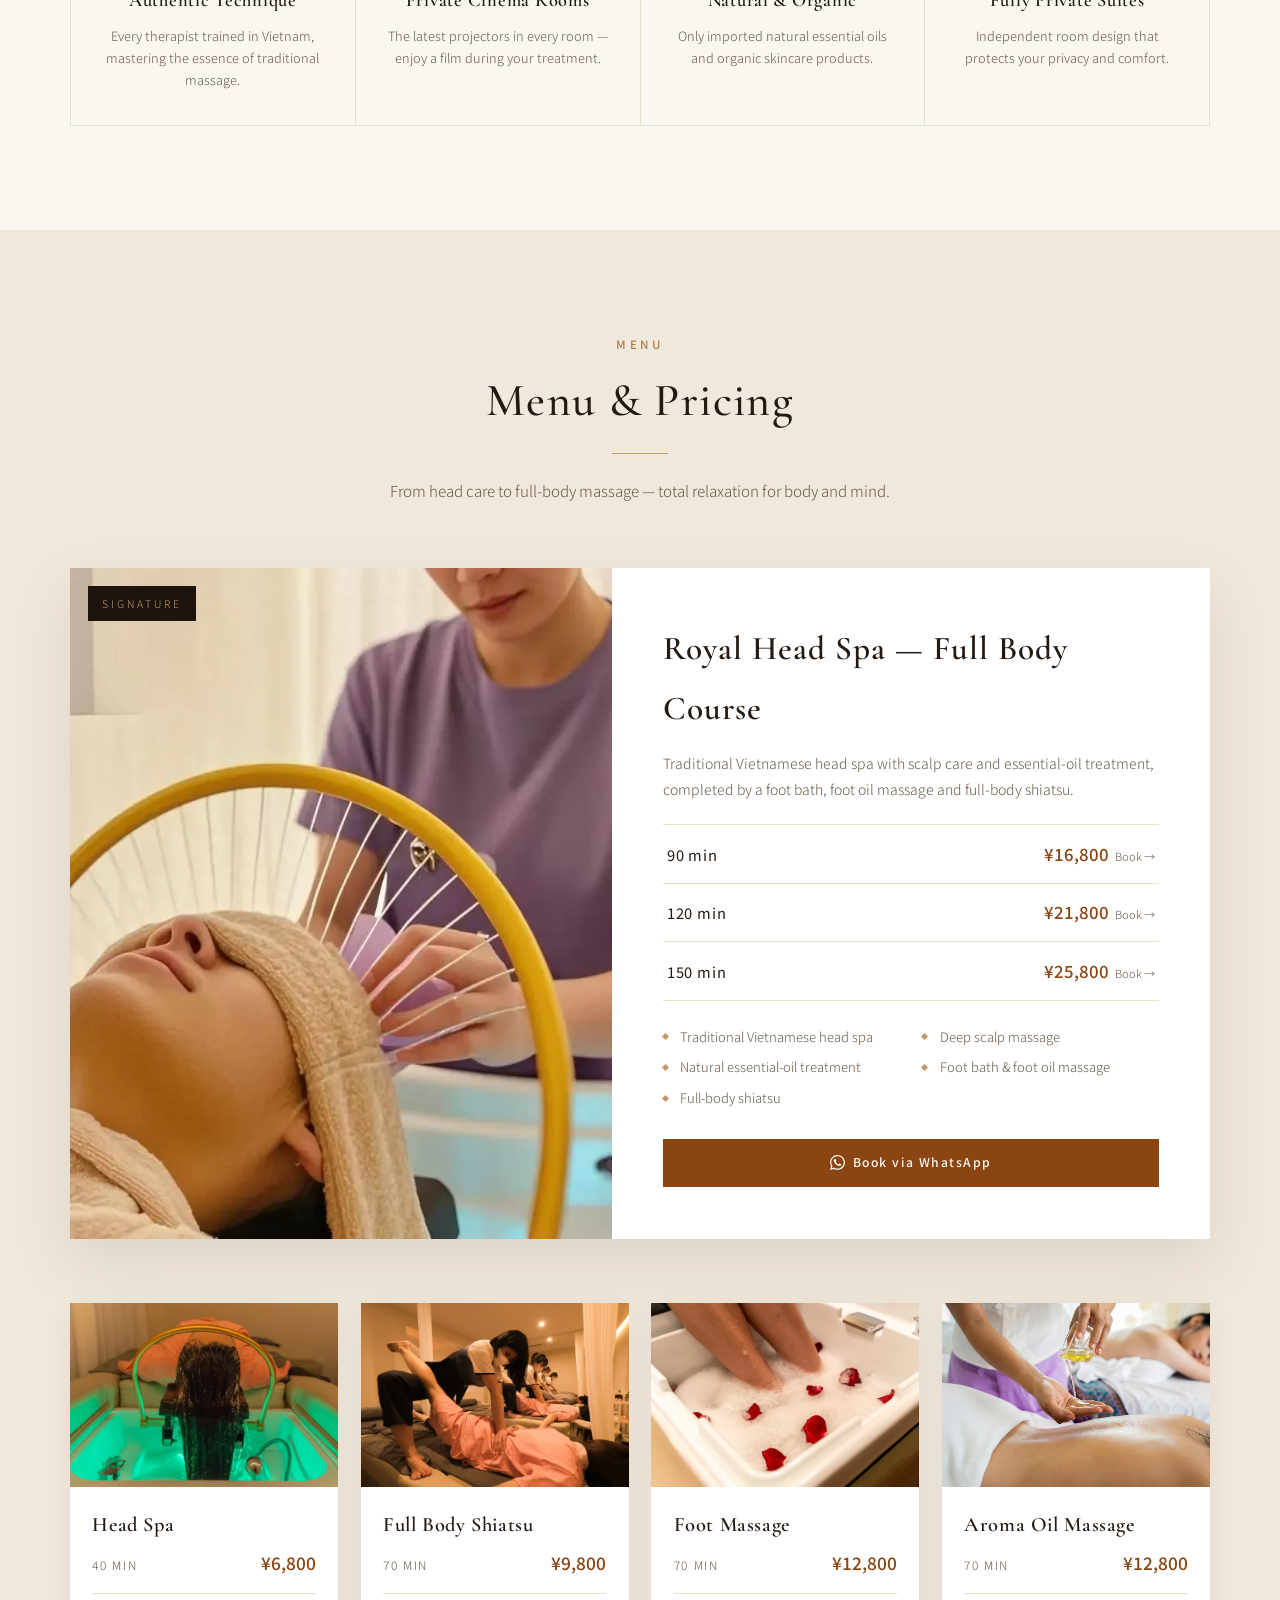
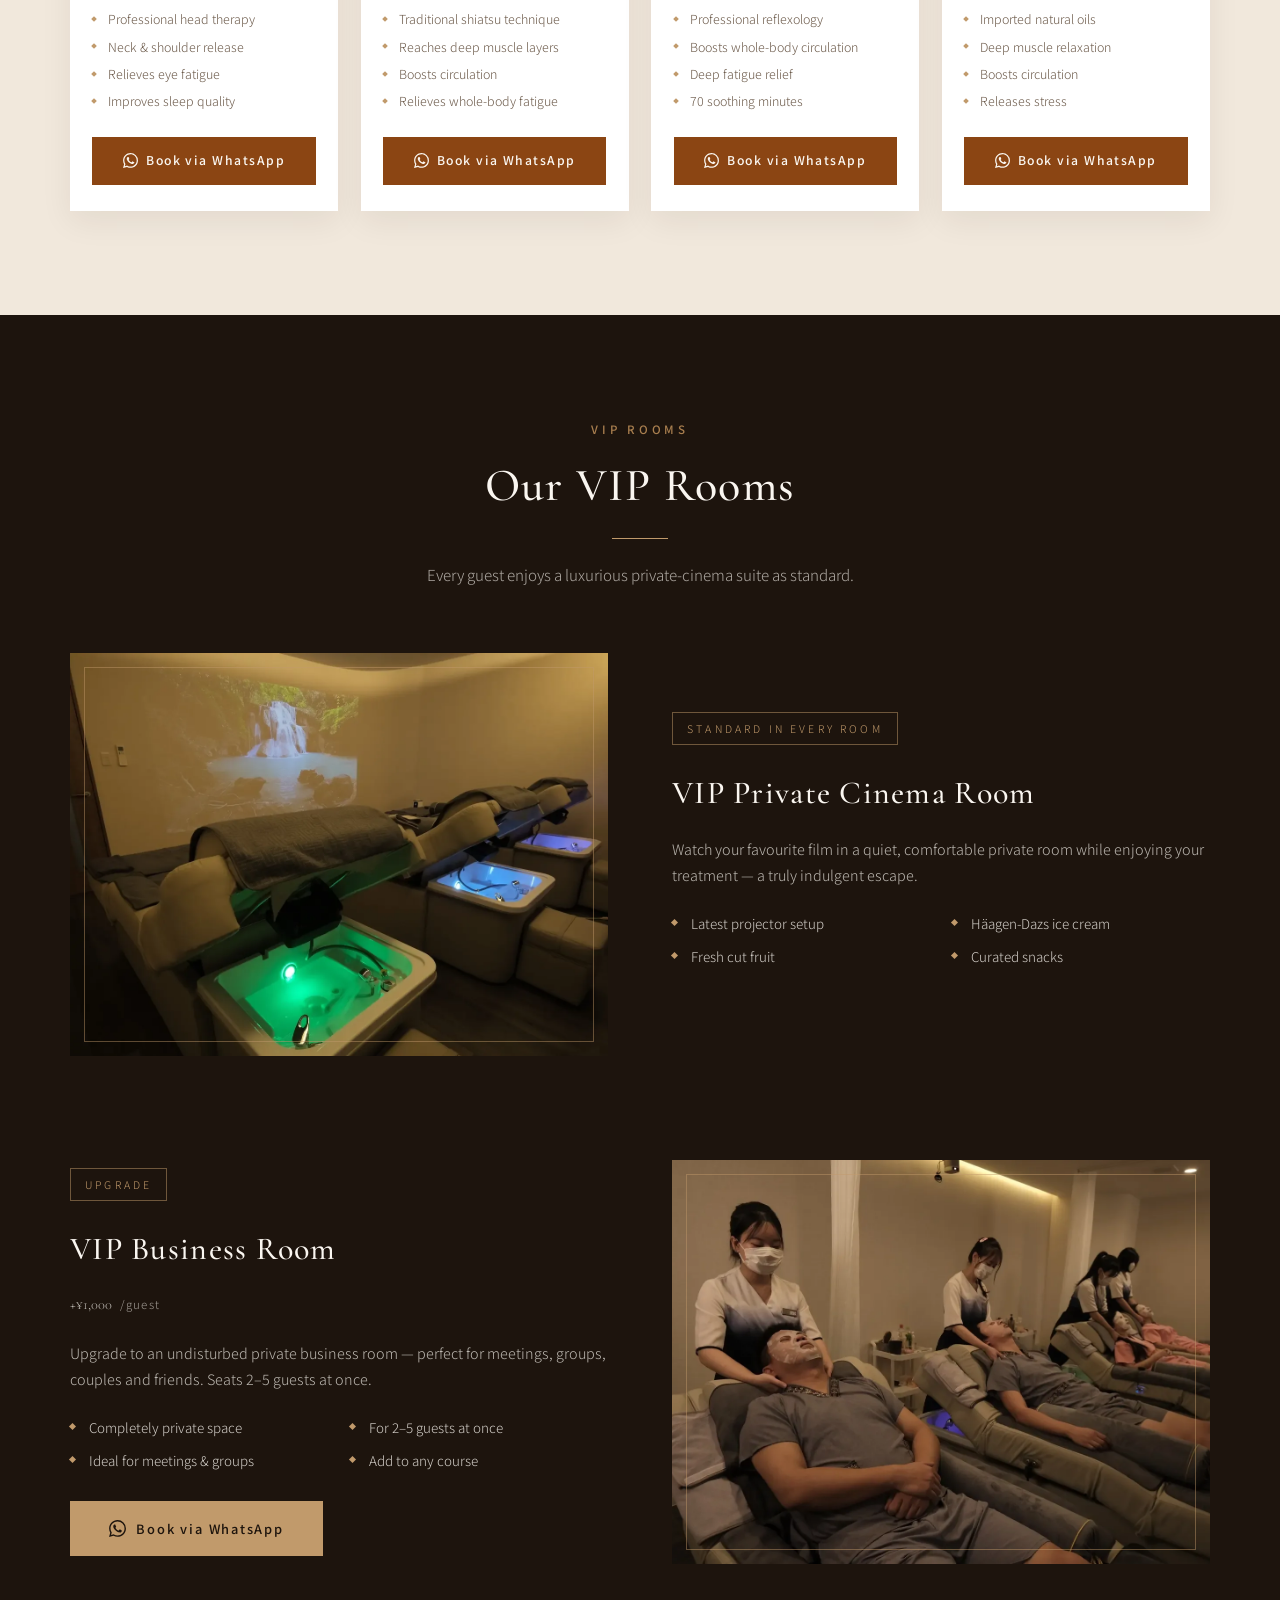
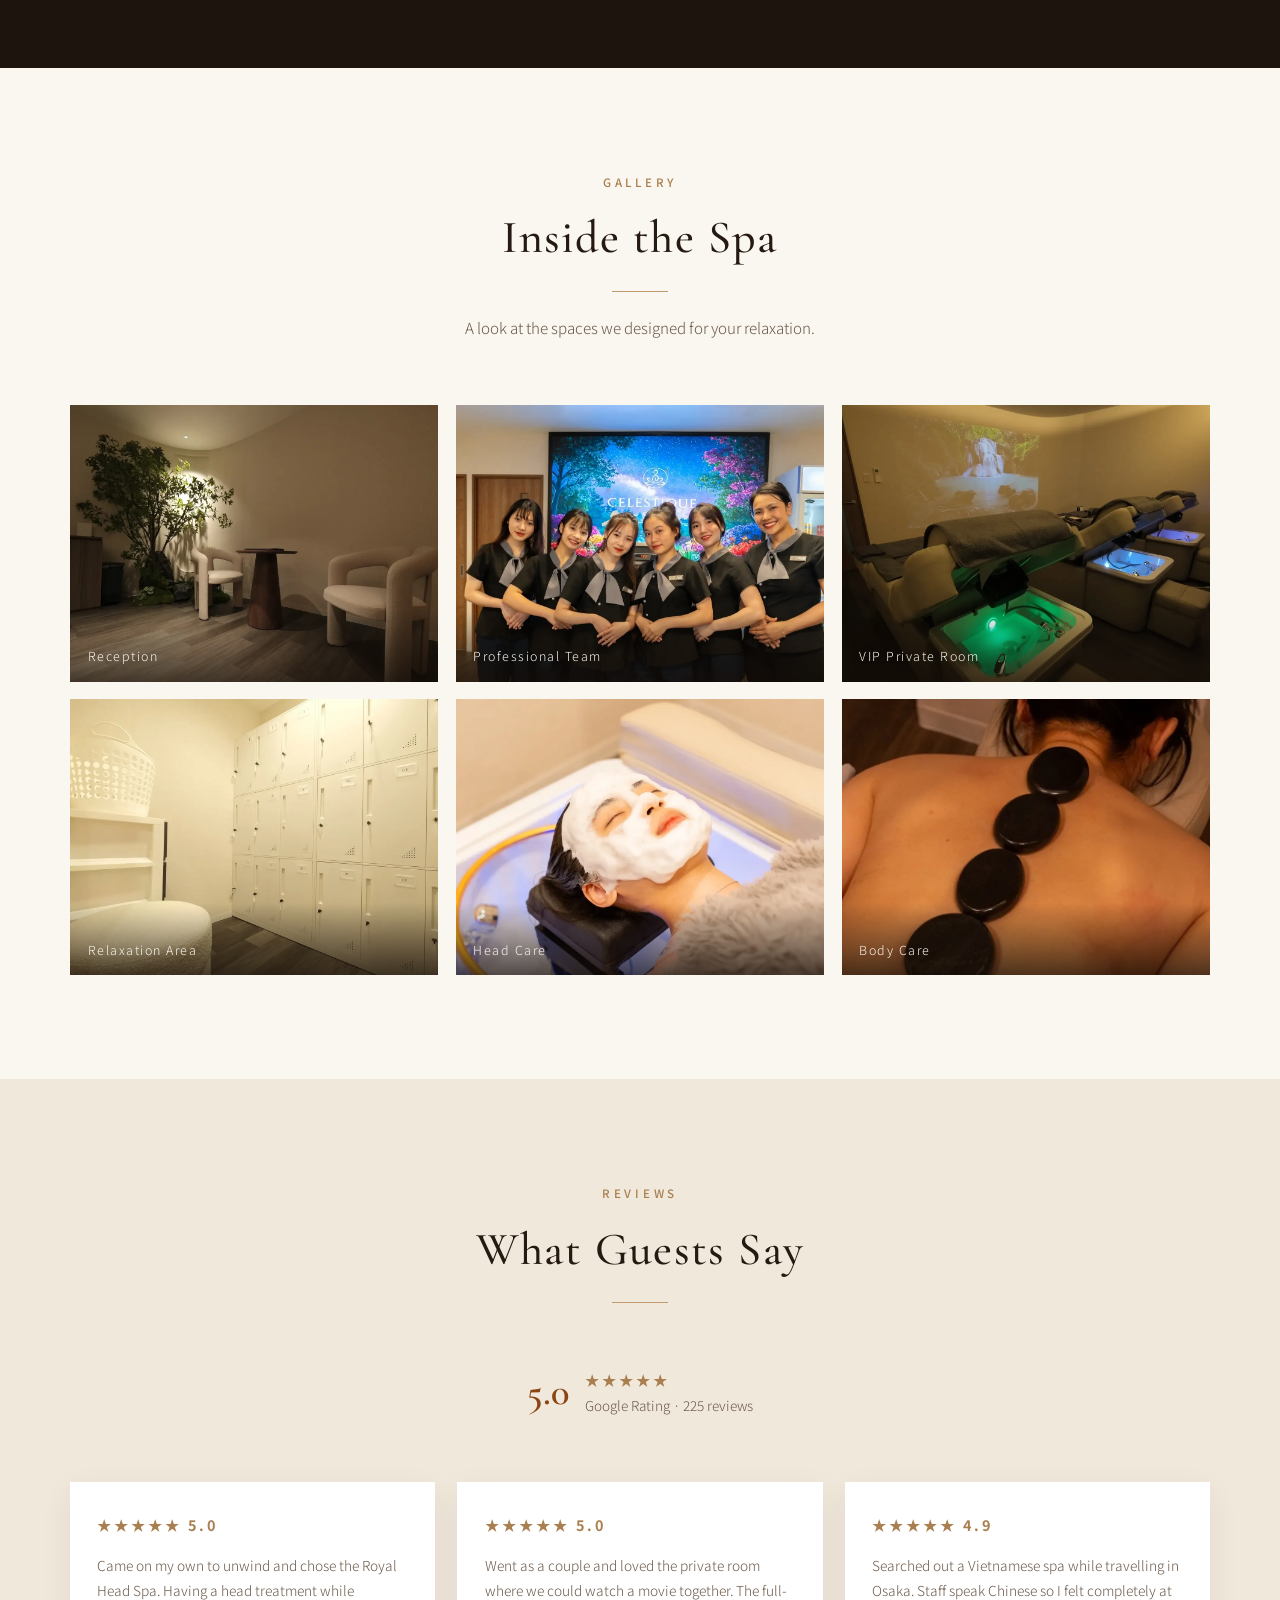
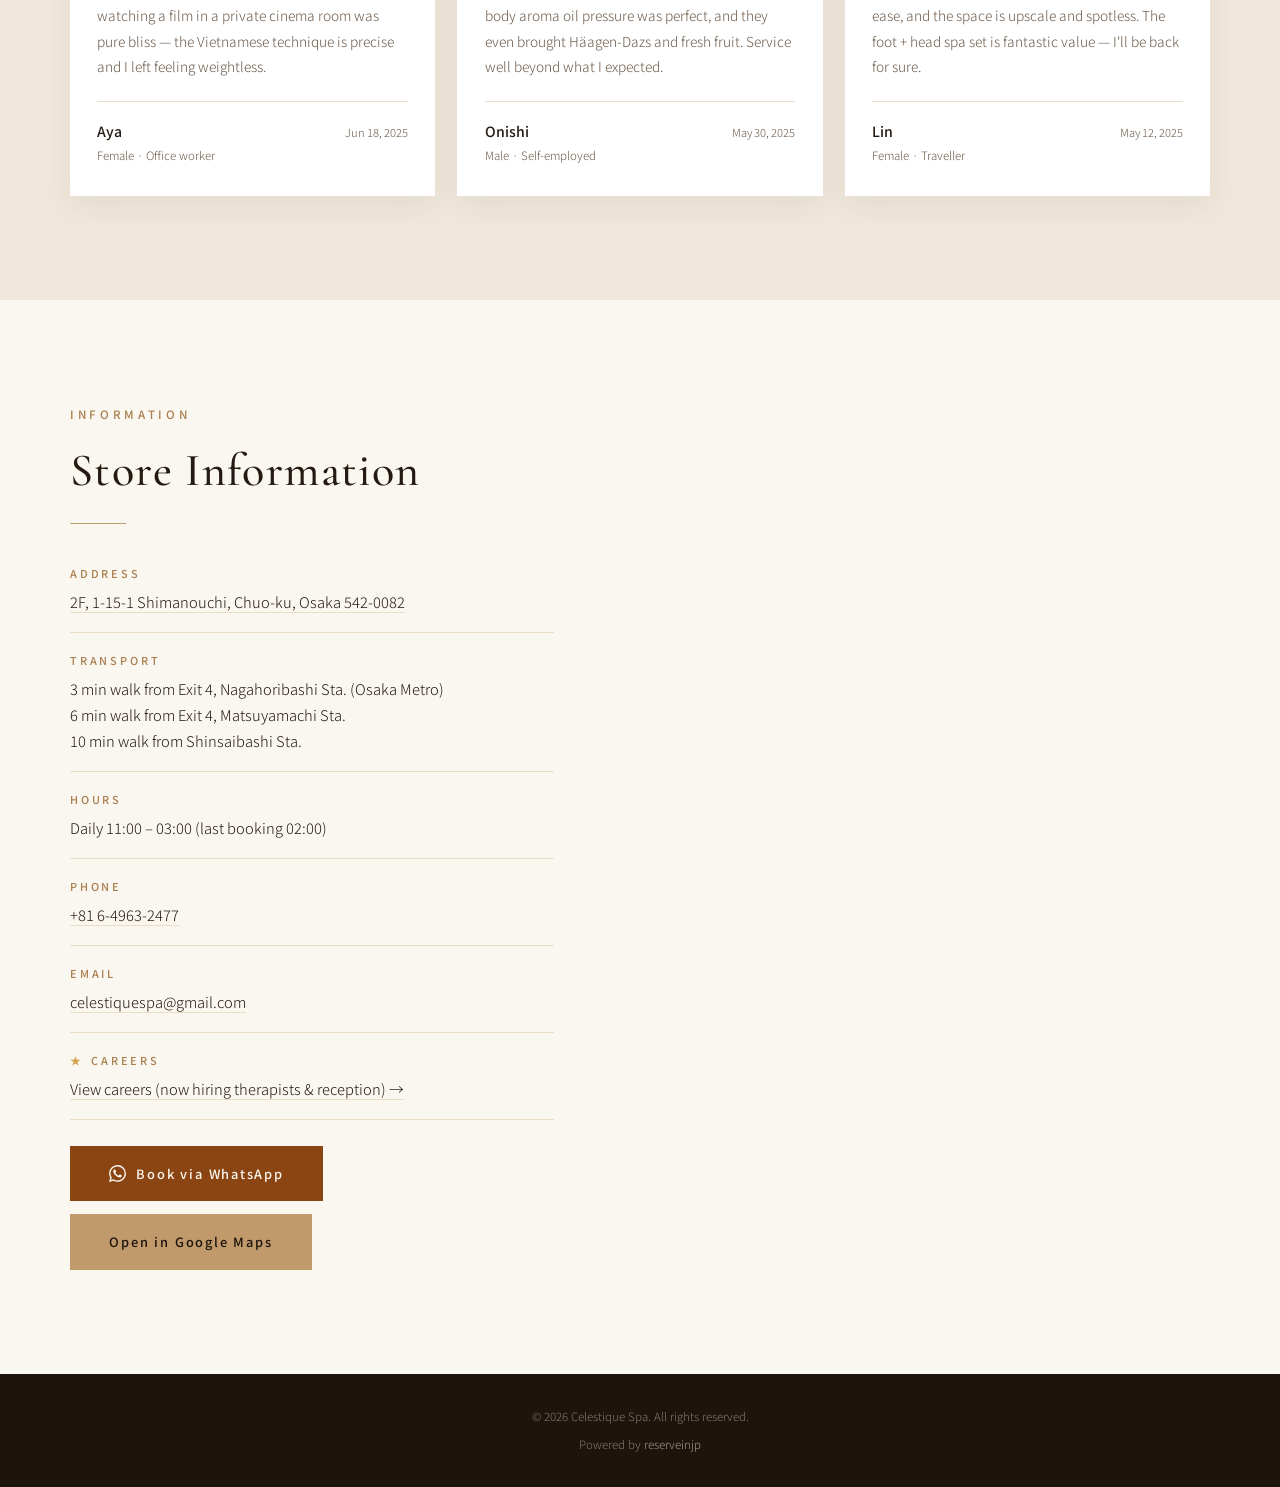
<file: en/index.html>
<!DOCTYPE html>
<html lang="en">
<head>
  <meta charset="UTF-8">
  <meta name="viewport" content="width=device-width, initial-scale=1.0">
  <meta name="description" content="Kansai's only authentic Vietnamese spa. Royal head spa & massage in private cinema rooms, 3 min from Nagahoribashi Station. Open daily 11:00–03:00.">
  <title>Celestique Spa | Authentic Vietnamese Spa in Osaka — Private Cinema Rooms</title>
  <link rel="preconnect" href="https://fonts.googleapis.com">
  <link rel="preconnect" href="https://fonts.gstatic.com" crossorigin>
  <link href="https://fonts.googleapis.com/css2?family=Cormorant+Garamond:wght@400;500;600&family=Noto+Serif+JP:wght@400;500;600&family=Noto+Serif+SC:wght@400;500;600&family=Noto+Sans+JP:wght@300;400;500&family=Noto+Sans+SC:wght@300;400;500&display=swap" rel="stylesheet">
  <link rel="stylesheet" href="../styles.css">
</head>
<body>
  <header class="header" id="header">
    <nav class="nav container">
      <a href="../landing.html" class="logo">
        <span class="logo-en">Celestique Spa</span>
      </a>
      <button class="nav-toggle" aria-label="Menu" aria-expanded="false">
        <span></span>
        <span></span>
      </button>
      <div class="nav-menu">
        <ul class="nav-links">
          <li><a href="#about">About</a></li>
          <li><a href="#menu">Menu</a></li>
          <li><a href="#vip">VIP Rooms</a></li>
          <li><a href="#gallery">Gallery</a></li>
          <li><a href="#access">Information</a></li>
          <li><a href="../recruit.html?lang=en">Careers</a></li>
        </ul>
        <div class="lang-switch">
          <a href="../cn/index.html">中文</a>
          <a href="../en/index.html" class="active">EN</a>
          <a href="../jp/index.html">日本語</a>
        </div>
      </div>
    </nav>
  </header>

  <main>
    <section class="hero">
      <div class="hero-bg" style="background-image: url(../assets/images/hero.webp);"></div>
      <div class="hero-content">
        <p class="hero-eyebrow">Osaka · Shinsaibashi — Vietnamese Spa</p>
        <h1>Authentic Vietnamese spa,<br>in your private cinema.</h1>
        <p class="hero-sub">Kansai's only Vietnamese spa. Unwind with a film in your own private theatre room while expert therapists melt the day's fatigue away.</p>
        <div class="hero-cta">
          <a href="../booking.html" class="btn btn-gold"><svg viewBox="0 0 24 24" xmlns="http://www.w3.org/2000/svg"><path d="M17.472 14.382c-.297-.149-1.758-.867-2.03-.967-.273-.099-.471-.148-.67.15-.197.297-.767.966-.94 1.164-.173.199-.347.223-.644.075-.297-.15-1.255-.463-2.39-1.475-.884-.788-1.48-1.761-1.653-2.059-.173-.297-.018-.458.13-.606.134-.133.298-.347.446-.52.149-.174.198-.298.298-.497.099-.198.05-.371-.025-.52-.075-.149-.669-1.612-.916-2.207-.242-.579-.487-.5-.669-.51-.173-.008-.371-.01-.57-.01-.198 0-.52.074-.792.372-.272.297-1.04 1.016-1.04 2.479 0 1.462 1.065 2.875 1.213 3.074.149.198 2.096 3.2 5.077 4.487.709.306 1.262.489 1.694.625.712.227 1.36.195 1.871.118.571-.085 1.758-.719 2.006-1.413.248-.694.248-1.289.173-1.413-.074-.124-.272-.198-.57-.347m-5.421 7.403h-.004a9.87 9.87 0 01-5.031-1.378l-.361-.214-3.741.982.998-3.648-.235-.374a9.86 9.86 0 01-1.51-5.26c.001-5.45 4.436-9.884 9.888-9.884 2.64 0 5.122 1.03 6.988 2.898a9.825 9.825 0 012.893 6.994c-.003 5.45-4.437 9.884-9.885 9.884m8.413-18.297A11.815 11.815 0 0012.05 0C5.495 0 .16 5.335.157 11.892c0 2.096.547 4.142 1.588 5.945L.057 24l6.305-1.654a11.882 11.882 0 005.683 1.448h.005c6.554 0 11.89-5.335 11.893-11.893a11.821 11.821 0 00-3.48-8.413Z"/></svg> Book via WhatsApp</a>
          <a href="#menu" class="btn btn-ghost">View Menu</a>
        </div>
        <div class="hero-stats">
          <div class="hero-stat"><strong>5.0</strong><span>Google Rating</span></div>
          <div class="hero-stat"><strong>225+</strong><span>Reviews</span></div>
          <div class="hero-stat"><strong>11:00–03:00</strong><span>Open Daily</span></div>
        </div>
      </div>
      <div class="hero-scroll"><span>Scroll</span><div class="line"></div></div>
    </section>

    <section class="section" id="about">
      <div class="container">
        <div class="about-grid">
          <div class="about-text">
            <p class="eyebrow">About</p>
            <h2 class="section-title">Kansai's one and only<br>Vietnamese spa experience</h2>
            <div class="gold-rule"></div>
            <p>We are the only salon in Kansai dedicated to authentic Vietnamese spa. Every therapist trained in Vietnam itself, blending time-honoured techniques with modern spa philosophy.</p>
            <p>Every room is a fully private suite with cinema projection. Lose yourself in a favourite film while the day melts away.</p>
          </div>
          <div class="about-media">
            <img src="../assets/images/about-team.webp" alt="Celestique Spa professional team" loading="lazy">
          </div>
        </div>
        <div class="features">
        <div class="feature">
          <svg viewBox="0 0 24 24"><path d="M12 4c-1.8 2.4-2.7 4.6-2.7 6.7 0 2.6 1.2 4.5 2.7 5.4 1.5-.9 2.7-2.8 2.7-5.4 0-2.1-.9-4.3-2.7-6.7z"/><path d="M4.5 9c.4 5.1 3.4 8.7 7.5 9.6 4.1-.9 7.1-4.5 7.5-9.6-2.5.7-4.4 1.9-5.6 3.4M10.1 12.4C8.9 10.9 7 9.7 4.5 9"/></svg>
          <h3>Authentic Technique</h3>
          <p>Every therapist trained in Vietnam, mastering the essence of traditional massage.</p>
        </div>
        <div class="feature">
          <svg viewBox="0 0 24 24"><rect x="3.5" y="5.5" width="17" height="13" rx="1.5"/><path d="M7.5 5.5v13M16.5 5.5v13M3.5 9.5h4M3.5 14.5h4M16.5 9.5h4M16.5 14.5h4"/></svg>
          <h3>Private Cinema Rooms</h3>
          <p>The latest projectors in every room — enjoy a film during your treatment.</p>
        </div>
        <div class="feature">
          <svg viewBox="0 0 24 24"><path d="M12 3.5c3.5 4.2 6 7.4 6 10.5a6 6 0 0 1-12 0c0-3.1 2.5-6.3 6-10.5z"/><path d="M9.5 13.5a2.6 2.6 0 0 0 2 2.6"/></svg>
          <h3>Natural & Organic</h3>
          <p>Only imported natural essential oils and organic skincare products.</p>
        </div>
        <div class="feature">
          <svg viewBox="0 0 24 24"><path d="M12 3.5l7 2.8v5.2c0 4.4-3 7.6-7 9-4-1.4-7-4.6-7-9V6.3l7-2.8z"/><path d="M9 11.8l2.1 2.1 3.9-4"/></svg>
          <h3>Fully Private Suites</h3>
          <p>Independent room design that protects your privacy and comfort.</p>
        </div>
        </div>
      </div>
    </section>

    <section class="section section-alt" id="menu">
      <div class="container">
        <header class="section-head center">
          <p class="eyebrow">Menu</p>
          <h2 class="section-title">Menu & Pricing</h2>
          <div class="gold-rule"></div>
          <p class="section-lead">From head care to full-body massage — total relaxation for body and mind.</p>
        </header>

        <article class="signature">
          <div class="signature-media">
            <img src="../assets/images/signature-headspa.webp" alt="Celestique Spa Royal Head Spa — Full Body Course" loading="lazy">
            <span class="signature-badge">Signature</span>
          </div>
          <div class="signature-body">
            <h3>Royal Head Spa — Full Body Course</h3>
            <p>Traditional Vietnamese head spa with scalp care and essential-oil treatment, completed by a foot bath, foot oil massage and full-body shiatsu.</p>
            <div class="price-rows">
            <a class="price-row" href="../booking.html?service=Royal%20Head%20Spa%20Course%2090%20min">
              <span class="duration">90 min</span>
              <span class="amount">¥16,800<small>Book →</small></span>
            </a>
            <a class="price-row" href="../booking.html?service=Royal%20Head%20Spa%20Course%20120%20min">
              <span class="duration">120 min</span>
              <span class="amount">¥21,800<small>Book →</small></span>
            </a>
            <a class="price-row" href="../booking.html?service=Royal%20Head%20Spa%20Course%20150%20min">
              <span class="duration">150 min</span>
              <span class="amount">¥25,800<small>Book →</small></span>
            </a>
            </div>
            <ul class="includes">
              <li>Traditional Vietnamese head spa</li>
              <li>Deep scalp massage</li>
              <li>Natural essential-oil treatment</li>
              <li>Foot bath & foot oil massage</li>
              <li>Full-body shiatsu</li>
            </ul>
            <a class="btn-book" href="../booking.html?service=Royal%20Head%20Spa%20Course%2090%20min"><svg viewBox="0 0 24 24" xmlns="http://www.w3.org/2000/svg"><path d="M17.472 14.382c-.297-.149-1.758-.867-2.03-.967-.273-.099-.471-.148-.67.15-.197.297-.767.966-.94 1.164-.173.199-.347.223-.644.075-.297-.15-1.255-.463-2.39-1.475-.884-.788-1.48-1.761-1.653-2.059-.173-.297-.018-.458.13-.606.134-.133.298-.347.446-.52.149-.174.198-.298.298-.497.099-.198.05-.371-.025-.52-.075-.149-.669-1.612-.916-2.207-.242-.579-.487-.5-.669-.51-.173-.008-.371-.01-.57-.01-.198 0-.52.074-.792.372-.272.297-1.04 1.016-1.04 2.479 0 1.462 1.065 2.875 1.213 3.074.149.198 2.096 3.2 5.077 4.487.709.306 1.262.489 1.694.625.712.227 1.36.195 1.871.118.571-.085 1.758-.719 2.006-1.413.248-.694.248-1.289.173-1.413-.074-.124-.272-.198-.57-.347m-5.421 7.403h-.004a9.87 9.87 0 01-5.031-1.378l-.361-.214-3.741.982.998-3.648-.235-.374a9.86 9.86 0 01-1.51-5.26c.001-5.45 4.436-9.884 9.888-9.884 2.64 0 5.122 1.03 6.988 2.898a9.825 9.825 0 012.893 6.994c-.003 5.45-4.437 9.884-9.885 9.884m8.413-18.297A11.815 11.815 0 0012.05 0C5.495 0 .16 5.335.157 11.892c0 2.096.547 4.142 1.588 5.945L.057 24l6.305-1.654a11.882 11.882 0 005.683 1.448h.005c6.554 0 11.89-5.335 11.893-11.893a11.821 11.821 0 00-3.48-8.413Z"/></svg> Book via WhatsApp</a>
          </div>
        </article>

        <div class="menu-grid">
        <article class="menu-card">
          <div class="menu-card-media"><img src="../assets/images/svc-headspa.webp" alt="Celestique Spa Head spa" loading="lazy"></div>
          <div class="menu-card-body">
            <h3>Head Spa</h3>
            <div class="menu-meta"><span class="duration">40 min</span><span class="amount">¥6,800</span></div>
            <ul class="menu-points">
              <li>Professional head therapy</li>
              <li>Neck & shoulder release</li>
              <li>Relieves eye fatigue</li>
              <li>Improves sleep quality</li>
            </ul>
            <a class="btn-book" href="../booking.html?service=Head%20Spa%2040%20min"><svg viewBox="0 0 24 24" xmlns="http://www.w3.org/2000/svg"><path d="M17.472 14.382c-.297-.149-1.758-.867-2.03-.967-.273-.099-.471-.148-.67.15-.197.297-.767.966-.94 1.164-.173.199-.347.223-.644.075-.297-.15-1.255-.463-2.39-1.475-.884-.788-1.48-1.761-1.653-2.059-.173-.297-.018-.458.13-.606.134-.133.298-.347.446-.52.149-.174.198-.298.298-.497.099-.198.05-.371-.025-.52-.075-.149-.669-1.612-.916-2.207-.242-.579-.487-.5-.669-.51-.173-.008-.371-.01-.57-.01-.198 0-.52.074-.792.372-.272.297-1.04 1.016-1.04 2.479 0 1.462 1.065 2.875 1.213 3.074.149.198 2.096 3.2 5.077 4.487.709.306 1.262.489 1.694.625.712.227 1.36.195 1.871.118.571-.085 1.758-.719 2.006-1.413.248-.694.248-1.289.173-1.413-.074-.124-.272-.198-.57-.347m-5.421 7.403h-.004a9.87 9.87 0 01-5.031-1.378l-.361-.214-3.741.982.998-3.648-.235-.374a9.86 9.86 0 01-1.51-5.26c.001-5.45 4.436-9.884 9.888-9.884 2.64 0 5.122 1.03 6.988 2.898a9.825 9.825 0 012.893 6.994c-.003 5.45-4.437 9.884-9.885 9.884m8.413-18.297A11.815 11.815 0 0012.05 0C5.495 0 .16 5.335.157 11.892c0 2.096.547 4.142 1.588 5.945L.057 24l6.305-1.654a11.882 11.882 0 005.683 1.448h.005c6.554 0 11.89-5.335 11.893-11.893a11.821 11.821 0 00-3.48-8.413Z"/></svg> Book via WhatsApp</a>
          </div>
        </article>
        <article class="menu-card">
          <div class="menu-card-media"><img src="../assets/images/svc-shiatsu.webp" alt="Celestique Spa Full body shiatsu massage" loading="lazy"></div>
          <div class="menu-card-body">
            <h3>Full Body Shiatsu</h3>
            <div class="menu-meta"><span class="duration">70 min</span><span class="amount">¥9,800</span></div>
            <ul class="menu-points">
              <li>Traditional shiatsu technique</li>
              <li>Reaches deep muscle layers</li>
              <li>Boosts circulation</li>
              <li>Relieves whole-body fatigue</li>
            </ul>
            <a class="btn-book" href="../booking.html?service=Full%20Body%20Shiatsu%2070%20min"><svg viewBox="0 0 24 24" xmlns="http://www.w3.org/2000/svg"><path d="M17.472 14.382c-.297-.149-1.758-.867-2.03-.967-.273-.099-.471-.148-.67.15-.197.297-.767.966-.94 1.164-.173.199-.347.223-.644.075-.297-.15-1.255-.463-2.39-1.475-.884-.788-1.48-1.761-1.653-2.059-.173-.297-.018-.458.13-.606.134-.133.298-.347.446-.52.149-.174.198-.298.298-.497.099-.198.05-.371-.025-.52-.075-.149-.669-1.612-.916-2.207-.242-.579-.487-.5-.669-.51-.173-.008-.371-.01-.57-.01-.198 0-.52.074-.792.372-.272.297-1.04 1.016-1.04 2.479 0 1.462 1.065 2.875 1.213 3.074.149.198 2.096 3.2 5.077 4.487.709.306 1.262.489 1.694.625.712.227 1.36.195 1.871.118.571-.085 1.758-.719 2.006-1.413.248-.694.248-1.289.173-1.413-.074-.124-.272-.198-.57-.347m-5.421 7.403h-.004a9.87 9.87 0 01-5.031-1.378l-.361-.214-3.741.982.998-3.648-.235-.374a9.86 9.86 0 01-1.51-5.26c.001-5.45 4.436-9.884 9.888-9.884 2.64 0 5.122 1.03 6.988 2.898a9.825 9.825 0 012.893 6.994c-.003 5.45-4.437 9.884-9.885 9.884m8.413-18.297A11.815 11.815 0 0012.05 0C5.495 0 .16 5.335.157 11.892c0 2.096.547 4.142 1.588 5.945L.057 24l6.305-1.654a11.882 11.882 0 005.683 1.448h.005c6.554 0 11.89-5.335 11.893-11.893a11.821 11.821 0 00-3.48-8.413Z"/></svg> Book via WhatsApp</a>
          </div>
        </article>
        <article class="menu-card">
          <div class="menu-card-media"><img src="../assets/images/svc-foot.webp" alt="Celestique Spa Foot massage" loading="lazy"></div>
          <div class="menu-card-body">
            <h3>Foot Massage</h3>
            <div class="menu-meta"><span class="duration">70 min</span><span class="amount">¥12,800</span></div>
            <ul class="menu-points">
              <li>Professional reflexology</li>
              <li>Boosts whole-body circulation</li>
              <li>Deep fatigue relief</li>
              <li>70 soothing minutes</li>
            </ul>
            <a class="btn-book" href="../booking.html?service=Foot%20Massage%2070%20min"><svg viewBox="0 0 24 24" xmlns="http://www.w3.org/2000/svg"><path d="M17.472 14.382c-.297-.149-1.758-.867-2.03-.967-.273-.099-.471-.148-.67.15-.197.297-.767.966-.94 1.164-.173.199-.347.223-.644.075-.297-.15-1.255-.463-2.39-1.475-.884-.788-1.48-1.761-1.653-2.059-.173-.297-.018-.458.13-.606.134-.133.298-.347.446-.52.149-.174.198-.298.298-.497.099-.198.05-.371-.025-.52-.075-.149-.669-1.612-.916-2.207-.242-.579-.487-.5-.669-.51-.173-.008-.371-.01-.57-.01-.198 0-.52.074-.792.372-.272.297-1.04 1.016-1.04 2.479 0 1.462 1.065 2.875 1.213 3.074.149.198 2.096 3.2 5.077 4.487.709.306 1.262.489 1.694.625.712.227 1.36.195 1.871.118.571-.085 1.758-.719 2.006-1.413.248-.694.248-1.289.173-1.413-.074-.124-.272-.198-.57-.347m-5.421 7.403h-.004a9.87 9.87 0 01-5.031-1.378l-.361-.214-3.741.982.998-3.648-.235-.374a9.86 9.86 0 01-1.51-5.26c.001-5.45 4.436-9.884 9.888-9.884 2.64 0 5.122 1.03 6.988 2.898a9.825 9.825 0 012.893 6.994c-.003 5.45-4.437 9.884-9.885 9.884m8.413-18.297A11.815 11.815 0 0012.05 0C5.495 0 .16 5.335.157 11.892c0 2.096.547 4.142 1.588 5.945L.057 24l6.305-1.654a11.882 11.882 0 005.683 1.448h.005c6.554 0 11.89-5.335 11.893-11.893a11.821 11.821 0 00-3.48-8.413Z"/></svg> Book via WhatsApp</a>
          </div>
        </article>
        <article class="menu-card">
          <div class="menu-card-media"><img src="../assets/images/svc-oil.webp" alt="Celestique Spa Aroma oil massage" loading="lazy"></div>
          <div class="menu-card-body">
            <h3>Aroma Oil Massage</h3>
            <div class="menu-meta"><span class="duration">70 min</span><span class="amount">¥12,800</span></div>
            <ul class="menu-points">
              <li>Imported natural oils</li>
              <li>Deep muscle relaxation</li>
              <li>Boosts circulation</li>
              <li>Releases stress</li>
            </ul>
            <a class="btn-book" href="../booking.html?service=Aroma%20Oil%20Massage%2070%20min"><svg viewBox="0 0 24 24" xmlns="http://www.w3.org/2000/svg"><path d="M17.472 14.382c-.297-.149-1.758-.867-2.03-.967-.273-.099-.471-.148-.67.15-.197.297-.767.966-.94 1.164-.173.199-.347.223-.644.075-.297-.15-1.255-.463-2.39-1.475-.884-.788-1.48-1.761-1.653-2.059-.173-.297-.018-.458.13-.606.134-.133.298-.347.446-.52.149-.174.198-.298.298-.497.099-.198.05-.371-.025-.52-.075-.149-.669-1.612-.916-2.207-.242-.579-.487-.5-.669-.51-.173-.008-.371-.01-.57-.01-.198 0-.52.074-.792.372-.272.297-1.04 1.016-1.04 2.479 0 1.462 1.065 2.875 1.213 3.074.149.198 2.096 3.2 5.077 4.487.709.306 1.262.489 1.694.625.712.227 1.36.195 1.871.118.571-.085 1.758-.719 2.006-1.413.248-.694.248-1.289.173-1.413-.074-.124-.272-.198-.57-.347m-5.421 7.403h-.004a9.87 9.87 0 01-5.031-1.378l-.361-.214-3.741.982.998-3.648-.235-.374a9.86 9.86 0 01-1.51-5.26c.001-5.45 4.436-9.884 9.888-9.884 2.64 0 5.122 1.03 6.988 2.898a9.825 9.825 0 012.893 6.994c-.003 5.45-4.437 9.884-9.885 9.884m8.413-18.297A11.815 11.815 0 0012.05 0C5.495 0 .16 5.335.157 11.892c0 2.096.547 4.142 1.588 5.945L.057 24l6.305-1.654a11.882 11.882 0 005.683 1.448h.005c6.554 0 11.89-5.335 11.893-11.893a11.821 11.821 0 00-3.48-8.413Z"/></svg> Book via WhatsApp</a>
          </div>
        </article>
        </div>
      </div>
    </section>

    <section class="section vip" id="vip">
      <div class="container">
        <header class="section-head center">
          <p class="eyebrow">VIP Rooms</p>
          <h2 class="section-title">Our VIP Rooms</h2>
          <div class="gold-rule"></div>
          <p class="section-lead">Every guest enjoys a luxurious private-cinema suite as standard.</p>
        </header>

        <div class="vip-block">
          <div class="vip-media">
            <img src="../assets/images/vip-cinema.webp" alt="VIP private cinema room" loading="lazy">
          </div>
          <div class="vip-body">
            <span class="vip-tag">Standard in every room</span>
            <h3>VIP Private Cinema Room</h3>
            <p>Watch your favourite film in a quiet, comfortable private room while enjoying your treatment — a truly indulgent escape.</p>
            <ul class="vip-list">
              <li>Latest projector setup</li>
              <li>Häagen-Dazs ice cream</li>
              <li>Fresh cut fruit</li>
              <li>Curated snacks</li>
            </ul>
          </div>
        </div>

        <div class="vip-block reverse">
          <div class="vip-media">
            <img src="../assets/images/vip-business.webp" alt="VIP business room" loading="lazy">
          </div>
          <div class="vip-body">
            <span class="vip-tag">Upgrade</span>
            <h3>VIP Business Room</h3>
            <p class="vip-price">+¥1,000<small>/guest</small></p>
            <p>Upgrade to an undisturbed private business room — perfect for meetings, groups, couples and friends. Seats 2–5 guests at once.</p>
            <ul class="vip-list">
              <li>Completely private space</li>
              <li>For 2–5 guests at once</li>
              <li>Ideal for meetings & groups</li>
              <li>Add to any course</li>
            </ul>
            <a href="../booking.html" class="btn btn-gold"><svg viewBox="0 0 24 24" xmlns="http://www.w3.org/2000/svg"><path d="M17.472 14.382c-.297-.149-1.758-.867-2.03-.967-.273-.099-.471-.148-.67.15-.197.297-.767.966-.94 1.164-.173.199-.347.223-.644.075-.297-.15-1.255-.463-2.39-1.475-.884-.788-1.48-1.761-1.653-2.059-.173-.297-.018-.458.13-.606.134-.133.298-.347.446-.52.149-.174.198-.298.298-.497.099-.198.05-.371-.025-.52-.075-.149-.669-1.612-.916-2.207-.242-.579-.487-.5-.669-.51-.173-.008-.371-.01-.57-.01-.198 0-.52.074-.792.372-.272.297-1.04 1.016-1.04 2.479 0 1.462 1.065 2.875 1.213 3.074.149.198 2.096 3.2 5.077 4.487.709.306 1.262.489 1.694.625.712.227 1.36.195 1.871.118.571-.085 1.758-.719 2.006-1.413.248-.694.248-1.289.173-1.413-.074-.124-.272-.198-.57-.347m-5.421 7.403h-.004a9.87 9.87 0 01-5.031-1.378l-.361-.214-3.741.982.998-3.648-.235-.374a9.86 9.86 0 01-1.51-5.26c.001-5.45 4.436-9.884 9.888-9.884 2.64 0 5.122 1.03 6.988 2.898a9.825 9.825 0 012.893 6.994c-.003 5.45-4.437 9.884-9.885 9.884m8.413-18.297A11.815 11.815 0 0012.05 0C5.495 0 .16 5.335.157 11.892c0 2.096.547 4.142 1.588 5.945L.057 24l6.305-1.654a11.882 11.882 0 005.683 1.448h.005c6.554 0 11.89-5.335 11.893-11.893a11.821 11.821 0 00-3.48-8.413Z"/></svg> Book via WhatsApp</a>
          </div>
        </div>
      </div>
    </section>

    <section class="section" id="gallery">
      <div class="container">
        <header class="section-head center">
          <p class="eyebrow">Gallery</p>
          <h2 class="section-title">Inside the Spa</h2>
          <div class="gold-rule"></div>
          <p class="section-lead">A look at the spaces we designed for your relaxation.</p>
        </header>
        <div class="gallery-grid">
        <figure class="gallery-item">
          <img src="../assets/images/gallery-01.webp" alt="Celestique Spa Reception" loading="lazy">
          <figcaption>Reception</figcaption>
        </figure>
        <figure class="gallery-item">
          <img src="../assets/images/gallery-02.webp" alt="Celestique Spa Professional Team" loading="lazy">
          <figcaption>Professional Team</figcaption>
        </figure>
        <figure class="gallery-item">
          <img src="../assets/images/gallery-03.webp" alt="Celestique Spa VIP Private Room" loading="lazy">
          <figcaption>VIP Private Room</figcaption>
        </figure>
        <figure class="gallery-item">
          <img src="../assets/images/gallery-04.webp" alt="Celestique Spa Relaxation Area" loading="lazy">
          <figcaption>Relaxation Area</figcaption>
        </figure>
        <figure class="gallery-item">
          <img src="../assets/images/gallery-05.webp" alt="Celestique Spa Head Care" loading="lazy">
          <figcaption>Head Care</figcaption>
        </figure>
        <figure class="gallery-item">
          <img src="../assets/images/gallery-06.webp" alt="Celestique Spa Body Care" loading="lazy">
          <figcaption>Body Care</figcaption>
        </figure>
        </div>
      </div>
    </section>

    <section class="section section-alt" id="reviews">
      <div class="container">
        <header class="section-head center">
          <p class="eyebrow">Reviews</p>
          <h2 class="section-title">What Guests Say</h2>
          <div class="gold-rule"></div>
        </header>
        <div class="rating-banner">
          <strong>5.0</strong>
          <div>
            <div class="stars">★★★★★</div>
            <span>Google Rating · 225 reviews</span>
          </div>
        </div>
        <div class="review-grid">
        <article class="review-card">
          <div class="stars">★★★★★ <strong>5.0</strong></div>
          <blockquote>Came on my own to unwind and chose the Royal Head Spa. Having a head treatment while watching a film in a private cinema room was pure bliss — the Vietnamese technique is precise and I left feeling weightless.</blockquote>
          <div class="review-who">
            <div><strong>Aya</strong><span>Female · Office worker</span></div>
            <time>Jun 18, 2025</time>
          </div>
        </article>
        <article class="review-card">
          <div class="stars">★★★★★ <strong>5.0</strong></div>
          <blockquote>Went as a couple and loved the private room where we could watch a movie together. The full-body aroma oil pressure was perfect, and they even brought Häagen-Dazs and fresh fruit. Service well beyond what I expected.</blockquote>
          <div class="review-who">
            <div><strong>Onishi</strong><span>Male · Self-employed</span></div>
            <time>May 30, 2025</time>
          </div>
        </article>
        <article class="review-card">
          <div class="stars">★★★★★ <strong>4.9</strong></div>
          <blockquote>Searched out a Vietnamese spa while travelling in Osaka. Staff speak Chinese so I felt completely at ease, and the space is upscale and spotless. The foot + head spa set is fantastic value — I'll be back for sure.</blockquote>
          <div class="review-who">
            <div><strong>Lin</strong><span>Female · Traveller</span></div>
            <time>May 12, 2025</time>
          </div>
        </article>
        </div>
      </div>
    </section>

    <section class="section" id="access">
      <div class="container">
        <div class="access-grid">
          <div>
            <p class="eyebrow">Information</p>
            <h2 class="section-title">Store Information</h2>
            <div class="gold-rule"></div>
            <div class="access-item">
              <h4>Address</h4>
              <p><a href="https://maps.app.goo.gl/tpL7jkPrLn7CtPPL7" target="_blank" rel="noopener noreferrer">2F, 1-15-1 Shimanouchi, Chuo-ku, Osaka 542-0082</a></p>
            </div>
            <div class="access-item">
              <h4>Transport</h4>
              <p>3 min walk from Exit 4, Nagahoribashi Sta. (Osaka Metro)<br>6 min walk from Exit 4, Matsuyamachi Sta.<br>10 min walk from Shinsaibashi Sta.</p>
            </div>
            <div class="access-item">
              <h4>Hours</h4>
              <p>Daily 11:00 – 03:00 (last booking 02:00)</p>
            </div>
            <div class="access-item">
              <h4>Phone</h4>
              <p><a href="tel:+81649632477">+81 6-4963-2477</a></p>
            </div>
            <div class="access-item">
              <h4>Email</h4>
              <p><a href="mailto:celestiquespa@gmail.com">celestiquespa@gmail.com</a></p>
            </div>
            <div class="access-item">
              <h4 class="rec-title"><span class="rec-star">★</span> Careers</h4>
              <p><a href="../recruit.html?lang=en">View careers (now hiring therapists &amp; reception) →</a></p>
            </div>

            <div class="access-cta">
              <a href="../booking.html" class="btn btn-dark"><svg viewBox="0 0 24 24" xmlns="http://www.w3.org/2000/svg"><path d="M17.472 14.382c-.297-.149-1.758-.867-2.03-.967-.273-.099-.471-.148-.67.15-.197.297-.767.966-.94 1.164-.173.199-.347.223-.644.075-.297-.15-1.255-.463-2.39-1.475-.884-.788-1.48-1.761-1.653-2.059-.173-.297-.018-.458.13-.606.134-.133.298-.347.446-.52.149-.174.198-.298.298-.497.099-.198.05-.371-.025-.52-.075-.149-.669-1.612-.916-2.207-.242-.579-.487-.5-.669-.51-.173-.008-.371-.01-.57-.01-.198 0-.52.074-.792.372-.272.297-1.04 1.016-1.04 2.479 0 1.462 1.065 2.875 1.213 3.074.149.198 2.096 3.2 5.077 4.487.709.306 1.262.489 1.694.625.712.227 1.36.195 1.871.118.571-.085 1.758-.719 2.006-1.413.248-.694.248-1.289.173-1.413-.074-.124-.272-.198-.57-.347m-5.421 7.403h-.004a9.87 9.87 0 01-5.031-1.378l-.361-.214-3.741.982.998-3.648-.235-.374a9.86 9.86 0 01-1.51-5.26c.001-5.45 4.436-9.884 9.888-9.884 2.64 0 5.122 1.03 6.988 2.898a9.825 9.825 0 012.893 6.994c-.003 5.45-4.437 9.884-9.885 9.884m8.413-18.297A11.815 11.815 0 0012.05 0C5.495 0 .16 5.335.157 11.892c0 2.096.547 4.142 1.588 5.945L.057 24l6.305-1.654a11.882 11.882 0 005.683 1.448h.005c6.554 0 11.89-5.335 11.893-11.893a11.821 11.821 0 00-3.48-8.413Z"/></svg> Book via WhatsApp</a>
              <a href="https://maps.app.goo.gl/tpL7jkPrLn7CtPPL7" target="_blank" rel="noopener noreferrer" class="btn btn-gold">Open in Google Maps</a>
            </div>
          </div>
          <div class="access-map">
            <iframe title="Celestique Spa map" src="https://www.google.com/maps/embed?pb=!1m18!1m12!1m3!1d3281.3!2d135.5081792!3d34.6742656!2m3!1f0!2f0!3f0!3m2!1i1024!2i768!4f13.1!3m3!1m2!1s0x6000e79b96d84ff9%3A0xee2f1bea0f9bbe41!2sCelestique+Spa!5e0!3m2!1sen!2sjp!5m2!1sen!2sjp" allowfullscreen loading="lazy" referrerpolicy="no-referrer-when-downgrade"></iframe>
          </div>
        </div>
      </div>
    </section>
  </main>

  <footer class="footer">
    <div class="container">
      <div class="footer-bottom"><p>&copy; 2026 Celestique Spa. All rights reserved.</p>
        <p>Powered by <a href="https://reserveinjp.com/" target="_blank" rel="noopener">reserveinjp</a></p>
      </div>
    </div>
  </footer>
  <script src="../script.js"></script>
</body>
</html>
</file>
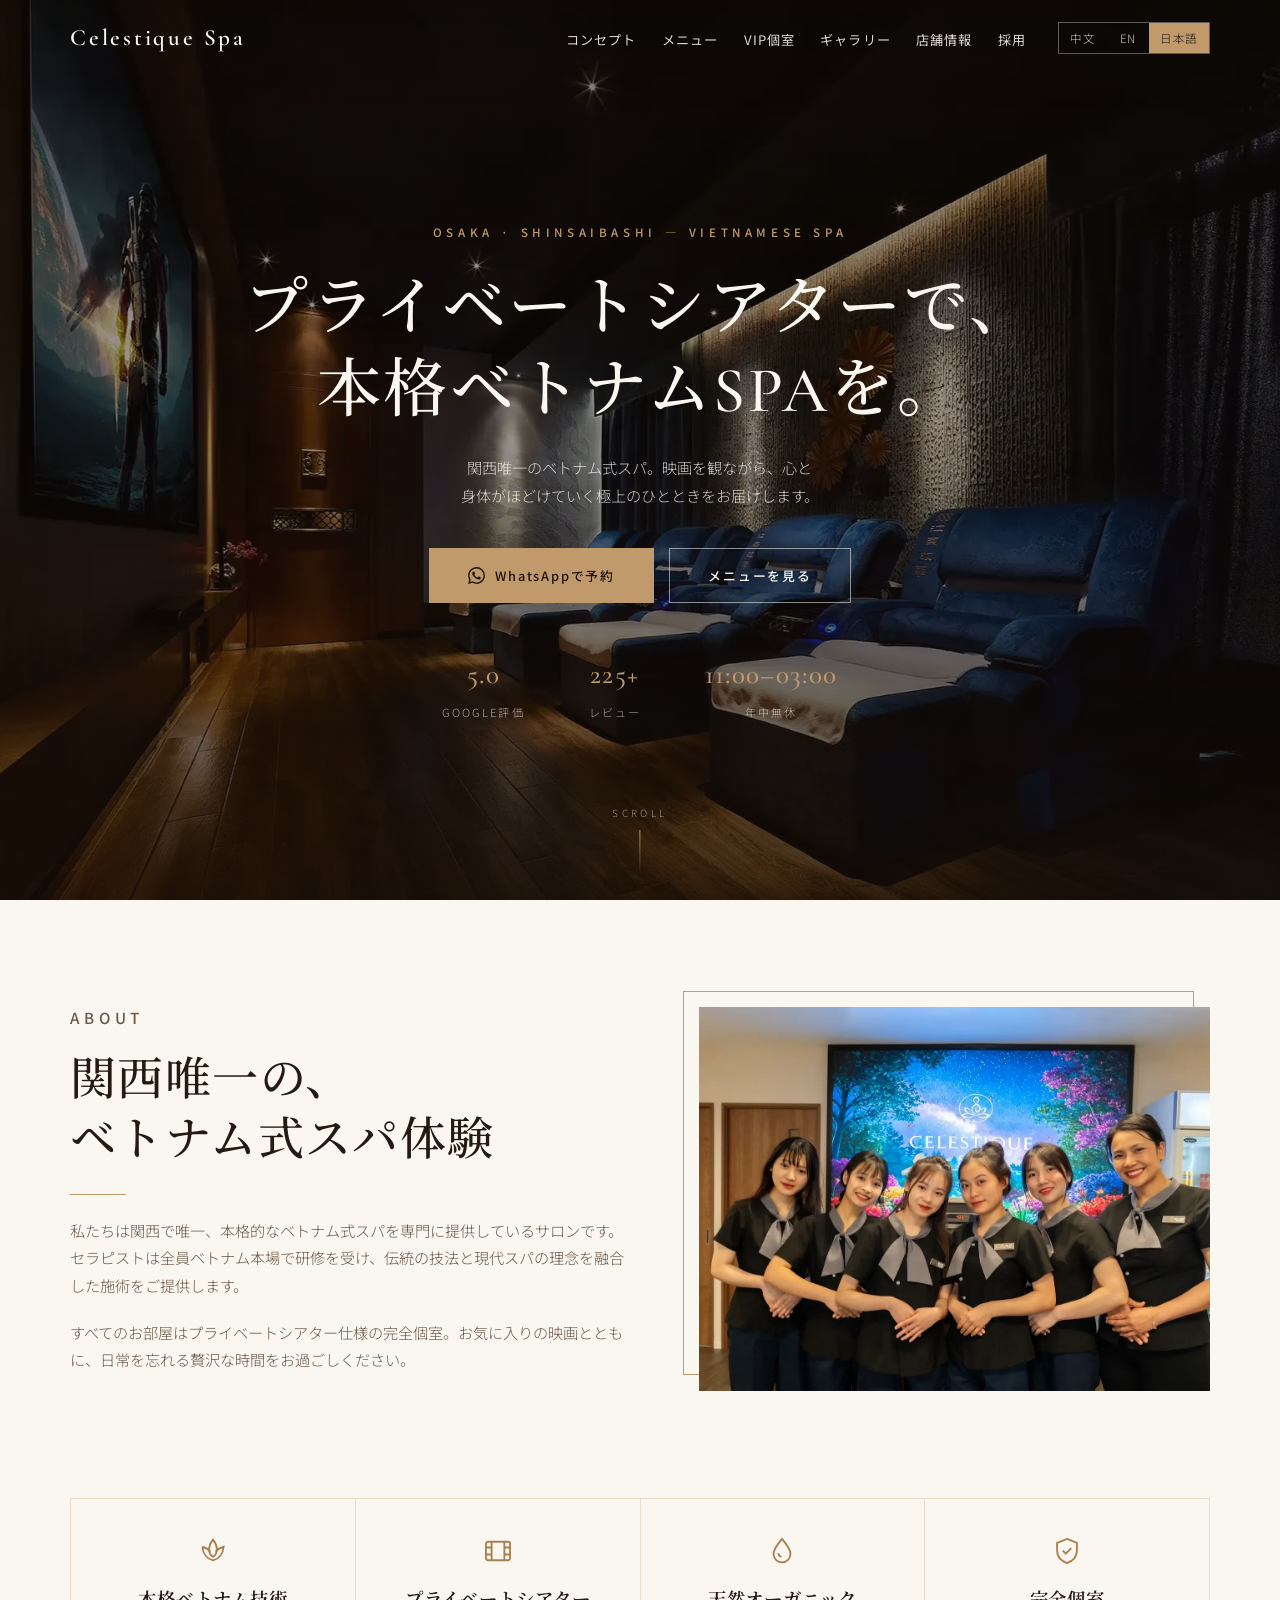
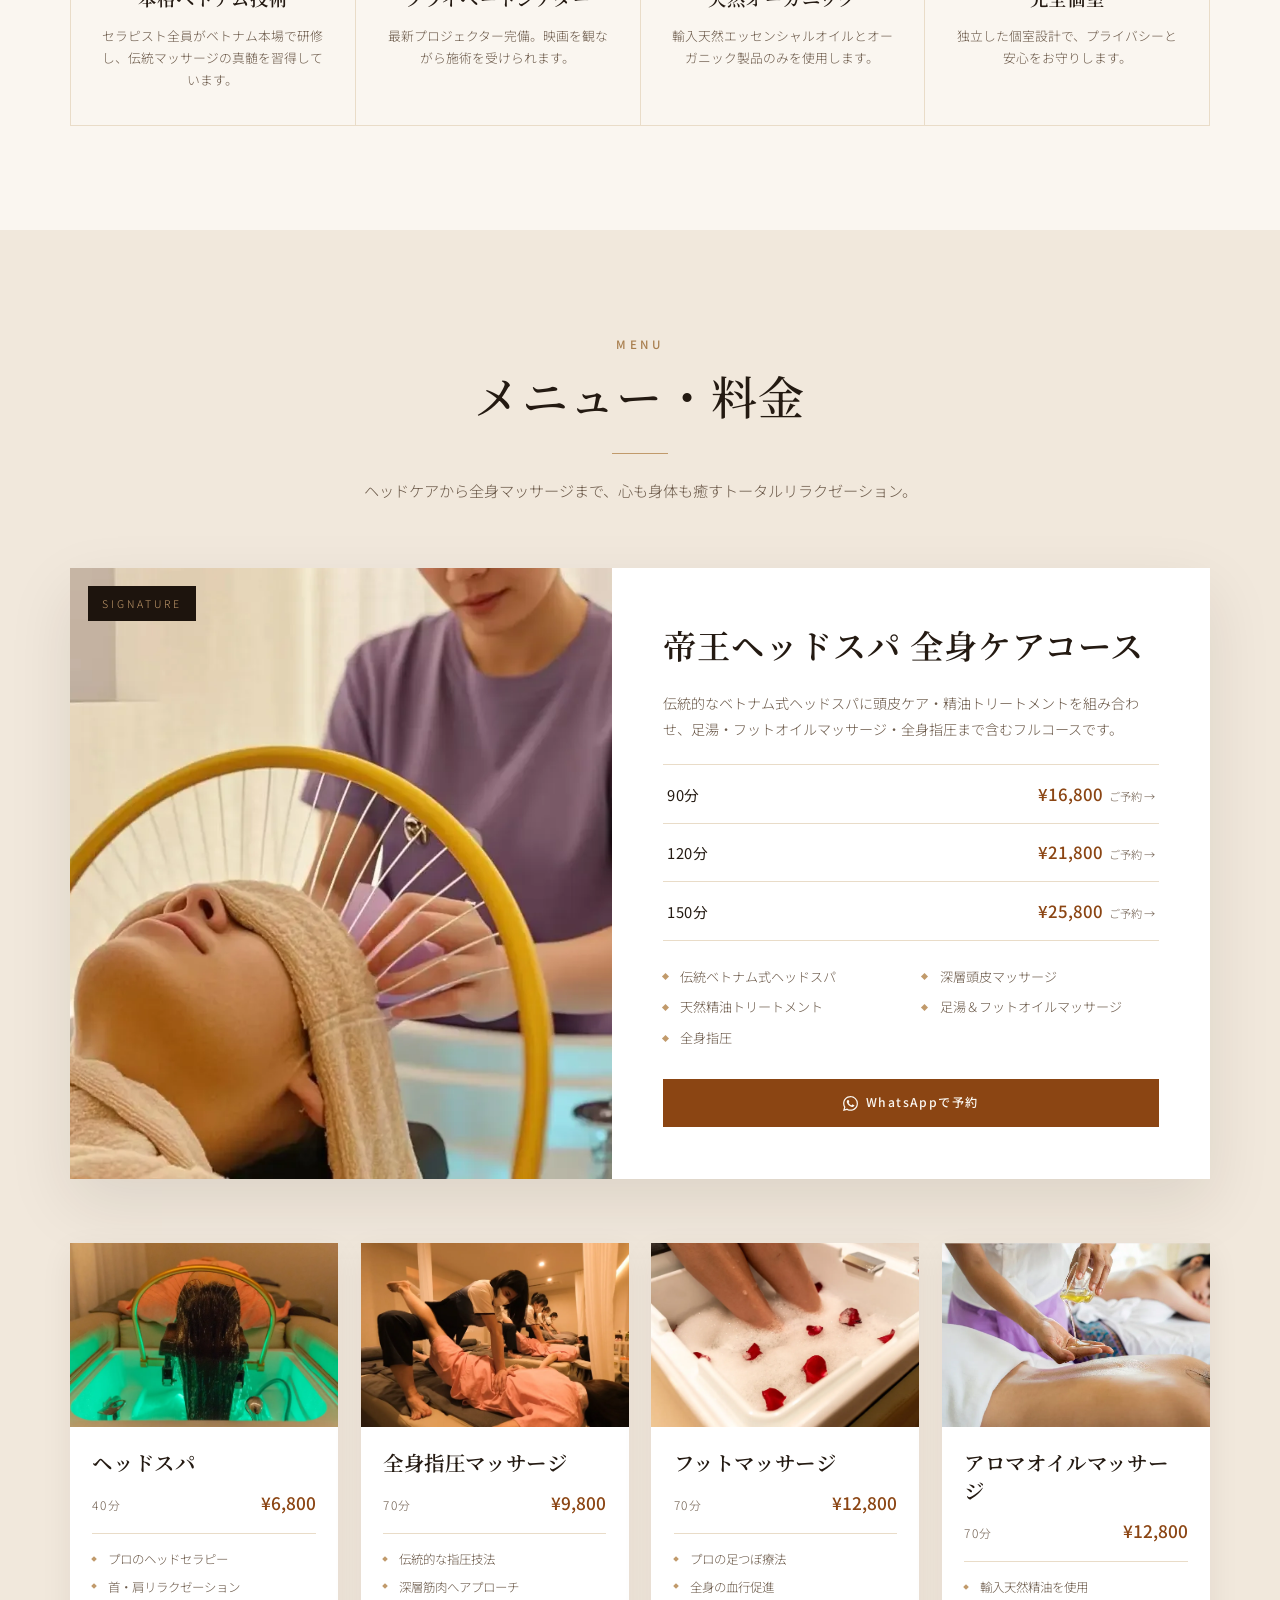
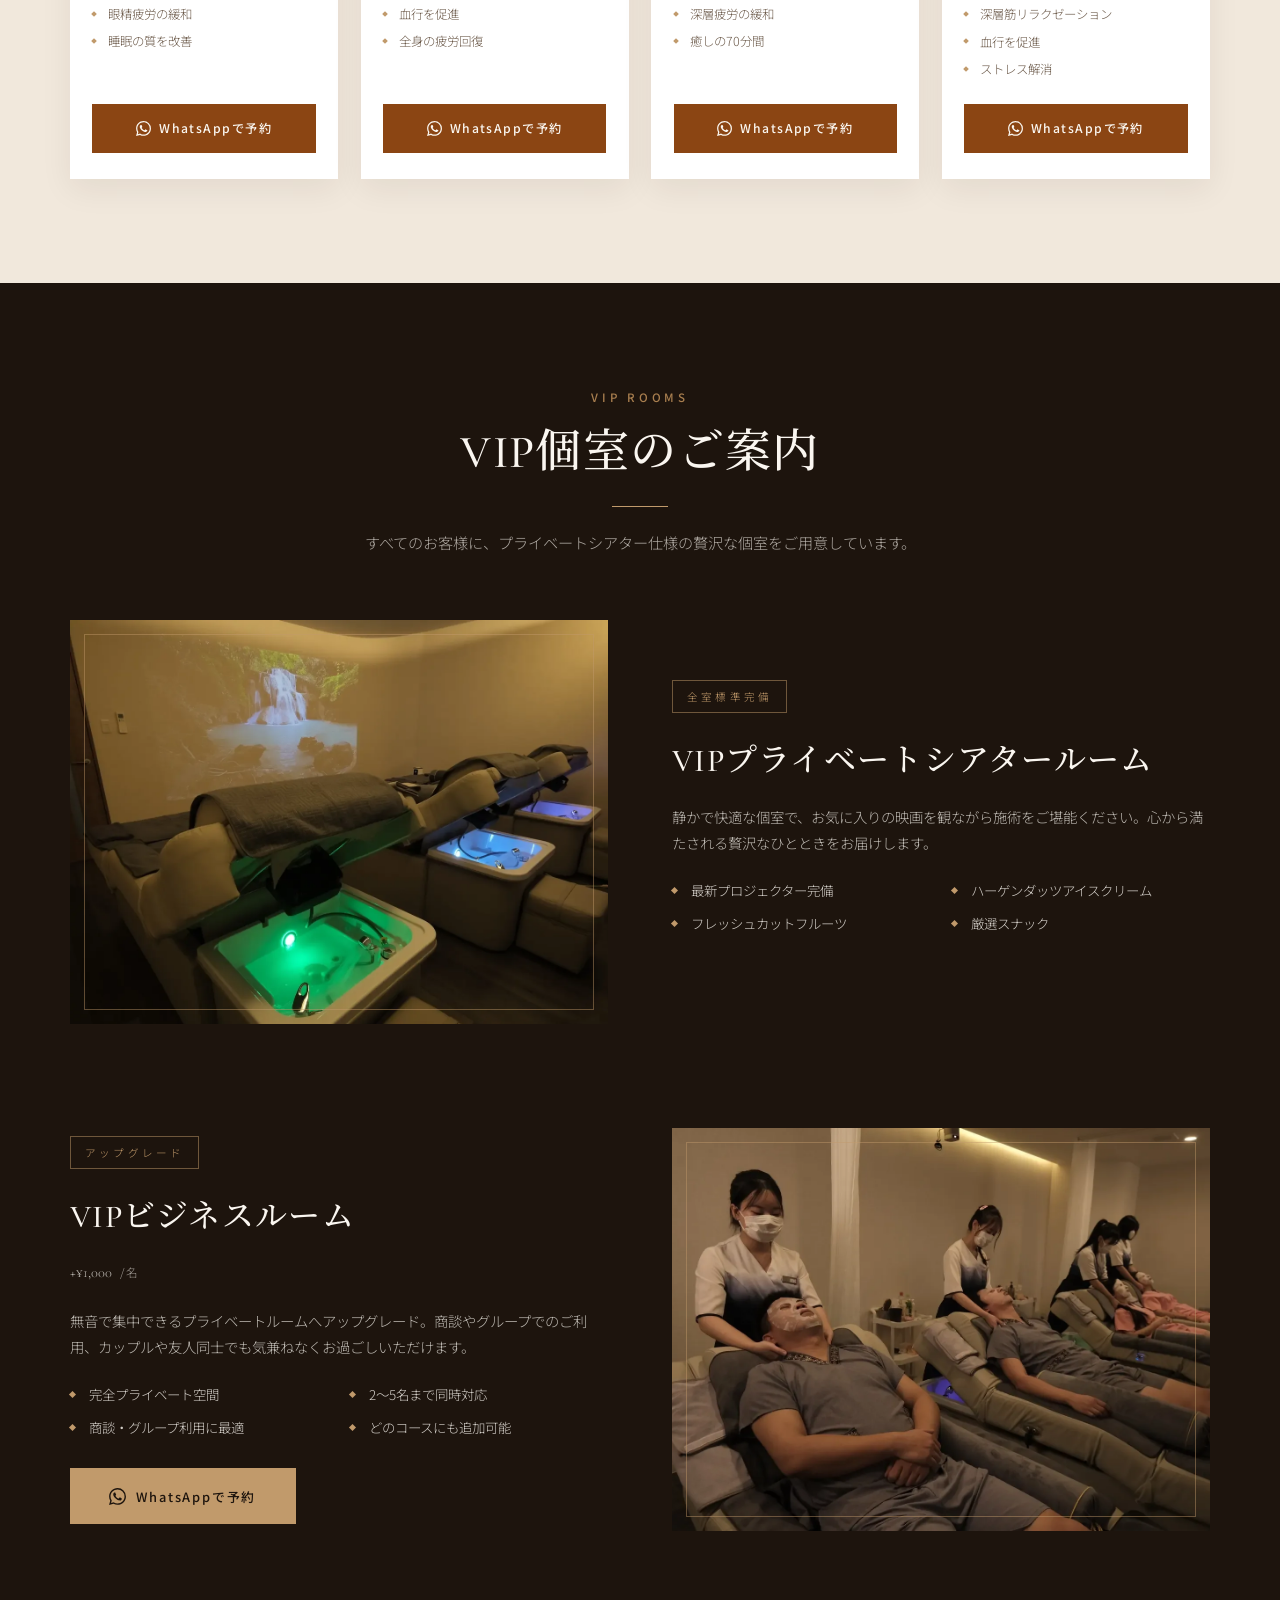
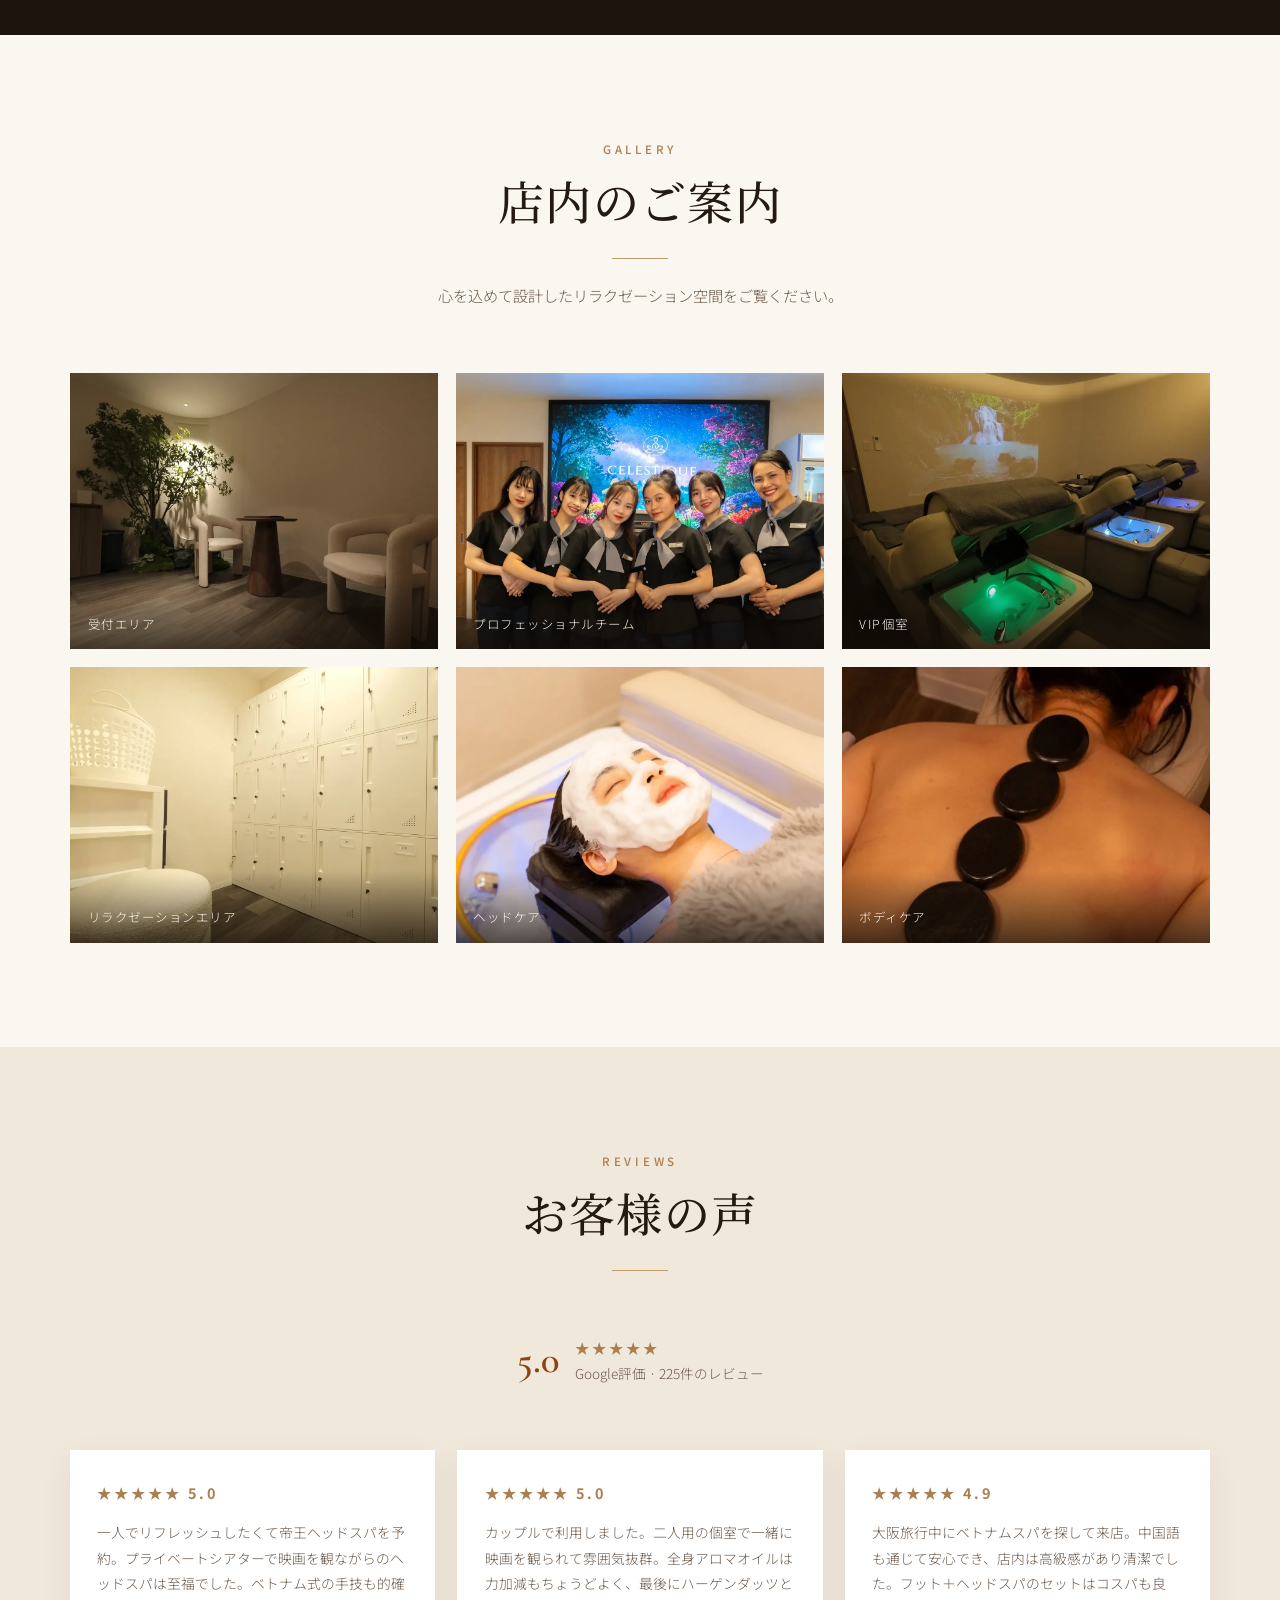
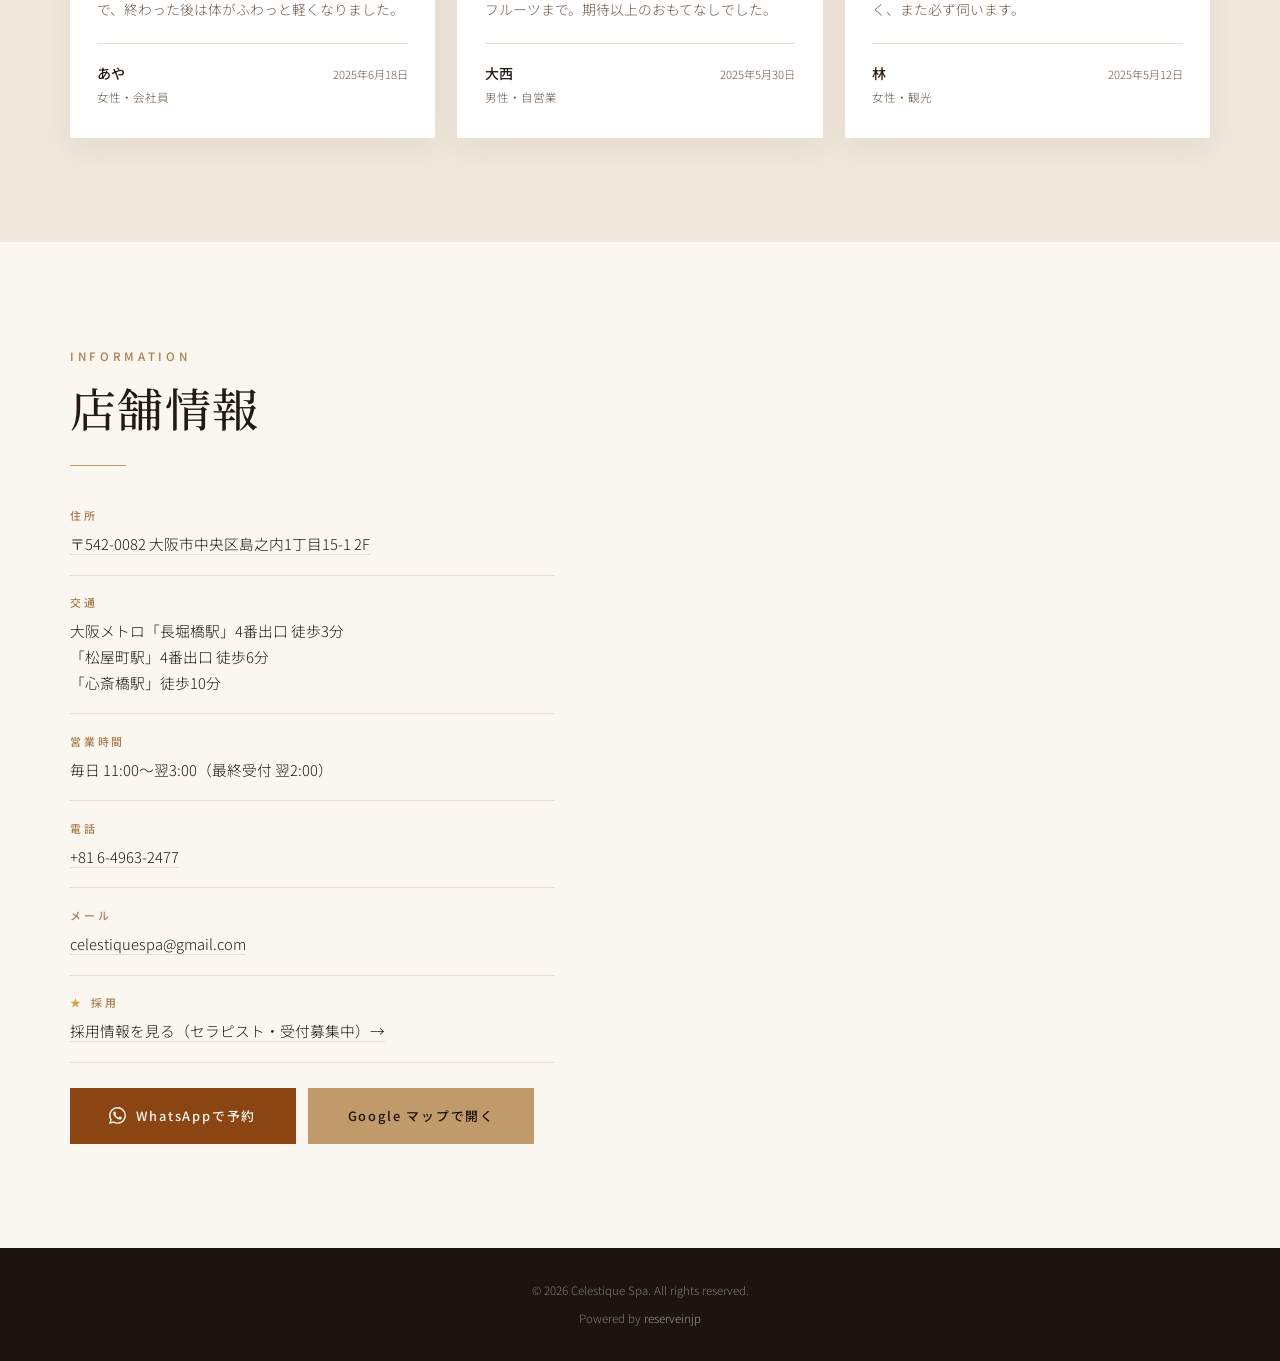
<file: jp/index.html>
<!DOCTYPE html>
<html lang="ja">
<head>
  <meta charset="UTF-8">
  <meta name="viewport" content="width=device-width, initial-scale=1.0">
  <meta name="description" content="関西唯一の本格ベトナム式スパ。プライベートシアター個室で映画を観ながら極上のリラクゼーション。長堀橋駅徒歩3分。毎日11:00〜翌3:00営業。">
  <title>Celestique Spa（セレスティークスパ）| 大阪・心斎橋のベトナム式スパ</title>
  <link rel="preconnect" href="https://fonts.googleapis.com">
  <link rel="preconnect" href="https://fonts.gstatic.com" crossorigin>
  <link href="https://fonts.googleapis.com/css2?family=Cormorant+Garamond:wght@400;500;600&family=Noto+Serif+JP:wght@400;500;600&family=Noto+Serif+SC:wght@400;500;600&family=Noto+Sans+JP:wght@300;400;500&family=Noto+Sans+SC:wght@300;400;500&display=swap" rel="stylesheet">
  <link rel="stylesheet" href="../styles.css">
</head>
<body>
  <header class="header" id="header">
    <nav class="nav container">
      <a href="../landing.html" class="logo">
        <span class="logo-en">Celestique Spa</span>
      </a>
      <button class="nav-toggle" aria-label="Menu" aria-expanded="false">
        <span></span>
        <span></span>
      </button>
      <div class="nav-menu">
        <ul class="nav-links">
          <li><a href="#about">コンセプト</a></li>
          <li><a href="#menu">メニュー</a></li>
          <li><a href="#vip">VIP個室</a></li>
          <li><a href="#gallery">ギャラリー</a></li>
          <li><a href="#access">店舗情報</a></li>
          <li><a href="../recruit.html?lang=jp">採用</a></li>
        </ul>
        <div class="lang-switch">
          <a href="../cn/index.html">中文</a>
          <a href="../en/index.html">EN</a>
          <a href="../jp/index.html" class="active">日本語</a>
        </div>
      </div>
    </nav>
  </header>

  <main>
    <section class="hero">
      <div class="hero-bg" style="background-image: url(../assets/images/hero.webp);"></div>
      <div class="hero-content">
        <p class="hero-eyebrow">Osaka · Shinsaibashi — Vietnamese Spa</p>
        <h1>プライベートシアターで、<br>本格ベトナムSPAを。</h1>
        <p class="hero-sub">関西唯一のベトナム式スパ。映画を観ながら、心と身体がほどけていく極上のひとときをお届けします。</p>
        <div class="hero-cta">
          <a href="../booking.html" class="btn btn-gold"><svg viewBox="0 0 24 24" xmlns="http://www.w3.org/2000/svg"><path d="M17.472 14.382c-.297-.149-1.758-.867-2.03-.967-.273-.099-.471-.148-.67.15-.197.297-.767.966-.94 1.164-.173.199-.347.223-.644.075-.297-.15-1.255-.463-2.39-1.475-.884-.788-1.48-1.761-1.653-2.059-.173-.297-.018-.458.13-.606.134-.133.298-.347.446-.52.149-.174.198-.298.298-.497.099-.198.05-.371-.025-.52-.075-.149-.669-1.612-.916-2.207-.242-.579-.487-.5-.669-.51-.173-.008-.371-.01-.57-.01-.198 0-.52.074-.792.372-.272.297-1.04 1.016-1.04 2.479 0 1.462 1.065 2.875 1.213 3.074.149.198 2.096 3.2 5.077 4.487.709.306 1.262.489 1.694.625.712.227 1.36.195 1.871.118.571-.085 1.758-.719 2.006-1.413.248-.694.248-1.289.173-1.413-.074-.124-.272-.198-.57-.347m-5.421 7.403h-.004a9.87 9.87 0 01-5.031-1.378l-.361-.214-3.741.982.998-3.648-.235-.374a9.86 9.86 0 01-1.51-5.26c.001-5.45 4.436-9.884 9.888-9.884 2.64 0 5.122 1.03 6.988 2.898a9.825 9.825 0 012.893 6.994c-.003 5.45-4.437 9.884-9.885 9.884m8.413-18.297A11.815 11.815 0 0012.05 0C5.495 0 .16 5.335.157 11.892c0 2.096.547 4.142 1.588 5.945L.057 24l6.305-1.654a11.882 11.882 0 005.683 1.448h.005c6.554 0 11.89-5.335 11.893-11.893a11.821 11.821 0 00-3.48-8.413Z"/></svg> WhatsAppで予約</a>
          <a href="#menu" class="btn btn-ghost">メニューを見る</a>
        </div>
        <div class="hero-stats">
          <div class="hero-stat"><strong>5.0</strong><span>Google評価</span></div>
          <div class="hero-stat"><strong>225+</strong><span>レビュー</span></div>
          <div class="hero-stat"><strong>11:00–03:00</strong><span>年中無休</span></div>
        </div>
      </div>
      <div class="hero-scroll"><span>Scroll</span><div class="line"></div></div>
    </section>

    <section class="section" id="about">
      <div class="container">
        <div class="about-grid">
          <div class="about-text">
            <p class="eyebrow">About</p>
            <h2 class="section-title">関西唯一の、<br>ベトナム式スパ体験</h2>
            <div class="gold-rule"></div>
            <p>私たちは関西で唯一、本格的なベトナム式スパを専門に提供しているサロンです。セラピストは全員ベトナム本場で研修を受け、伝統の技法と現代スパの理念を融合した施術をご提供します。</p>
            <p>すべてのお部屋はプライベートシアター仕様の完全個室。お気に入りの映画とともに、日常を忘れる贅沢な時間をお過ごしください。</p>
          </div>
          <div class="about-media">
            <img src="../assets/images/about-team.webp" alt="Celestique Spa プロフェッショナルチーム" loading="lazy">
          </div>
        </div>
        <div class="features">
        <div class="feature">
          <svg viewBox="0 0 24 24"><path d="M12 4c-1.8 2.4-2.7 4.6-2.7 6.7 0 2.6 1.2 4.5 2.7 5.4 1.5-.9 2.7-2.8 2.7-5.4 0-2.1-.9-4.3-2.7-6.7z"/><path d="M4.5 9c.4 5.1 3.4 8.7 7.5 9.6 4.1-.9 7.1-4.5 7.5-9.6-2.5.7-4.4 1.9-5.6 3.4M10.1 12.4C8.9 10.9 7 9.7 4.5 9"/></svg>
          <h3>本格ベトナム技術</h3>
          <p>セラピスト全員がベトナム本場で研修し、伝統マッサージの真髄を習得しています。</p>
        </div>
        <div class="feature">
          <svg viewBox="0 0 24 24"><rect x="3.5" y="5.5" width="17" height="13" rx="1.5"/><path d="M7.5 5.5v13M16.5 5.5v13M3.5 9.5h4M3.5 14.5h4M16.5 9.5h4M16.5 14.5h4"/></svg>
          <h3>プライベートシアター</h3>
          <p>最新プロジェクター完備。映画を観ながら施術を受けられます。</p>
        </div>
        <div class="feature">
          <svg viewBox="0 0 24 24"><path d="M12 3.5c3.5 4.2 6 7.4 6 10.5a6 6 0 0 1-12 0c0-3.1 2.5-6.3 6-10.5z"/><path d="M9.5 13.5a2.6 2.6 0 0 0 2 2.6"/></svg>
          <h3>天然オーガニック</h3>
          <p>輸入天然エッセンシャルオイルとオーガニック製品のみを使用します。</p>
        </div>
        <div class="feature">
          <svg viewBox="0 0 24 24"><path d="M12 3.5l7 2.8v5.2c0 4.4-3 7.6-7 9-4-1.4-7-4.6-7-9V6.3l7-2.8z"/><path d="M9 11.8l2.1 2.1 3.9-4"/></svg>
          <h3>完全個室</h3>
          <p>独立した個室設計で、プライバシーと安心をお守りします。</p>
        </div>
        </div>
      </div>
    </section>

    <section class="section section-alt" id="menu">
      <div class="container">
        <header class="section-head center">
          <p class="eyebrow">Menu</p>
          <h2 class="section-title">メニュー・料金</h2>
          <div class="gold-rule"></div>
          <p class="section-lead">ヘッドケアから全身マッサージまで、心も身体も癒すトータルリラクゼーション。</p>
        </header>

        <article class="signature">
          <div class="signature-media">
            <img src="../assets/images/signature-headspa.webp" alt="Celestique Spa 帝王ヘッドスパ 全身ケアコース" loading="lazy">
            <span class="signature-badge">Signature</span>
          </div>
          <div class="signature-body">
            <h3>帝王ヘッドスパ 全身ケアコース</h3>
            <p>伝統的なベトナム式ヘッドスパに頭皮ケア・精油トリートメントを組み合わせ、足湯・フットオイルマッサージ・全身指圧まで含むフルコースです。</p>
            <div class="price-rows">
            <a class="price-row" href="../booking.html?service=Royal%20Head%20Spa%20Course%2090%20min">
              <span class="duration">90分</span>
              <span class="amount">¥16,800<small>ご予約 →</small></span>
            </a>
            <a class="price-row" href="../booking.html?service=Royal%20Head%20Spa%20Course%20120%20min">
              <span class="duration">120分</span>
              <span class="amount">¥21,800<small>ご予約 →</small></span>
            </a>
            <a class="price-row" href="../booking.html?service=Royal%20Head%20Spa%20Course%20150%20min">
              <span class="duration">150分</span>
              <span class="amount">¥25,800<small>ご予約 →</small></span>
            </a>
            </div>
            <ul class="includes">
              <li>伝統ベトナム式ヘッドスパ</li>
              <li>深層頭皮マッサージ</li>
              <li>天然精油トリートメント</li>
              <li>足湯＆フットオイルマッサージ</li>
              <li>全身指圧</li>
            </ul>
            <a class="btn-book" href="../booking.html?service=Royal%20Head%20Spa%20Course%2090%20min"><svg viewBox="0 0 24 24" xmlns="http://www.w3.org/2000/svg"><path d="M17.472 14.382c-.297-.149-1.758-.867-2.03-.967-.273-.099-.471-.148-.67.15-.197.297-.767.966-.94 1.164-.173.199-.347.223-.644.075-.297-.15-1.255-.463-2.39-1.475-.884-.788-1.48-1.761-1.653-2.059-.173-.297-.018-.458.13-.606.134-.133.298-.347.446-.52.149-.174.198-.298.298-.497.099-.198.05-.371-.025-.52-.075-.149-.669-1.612-.916-2.207-.242-.579-.487-.5-.669-.51-.173-.008-.371-.01-.57-.01-.198 0-.52.074-.792.372-.272.297-1.04 1.016-1.04 2.479 0 1.462 1.065 2.875 1.213 3.074.149.198 2.096 3.2 5.077 4.487.709.306 1.262.489 1.694.625.712.227 1.36.195 1.871.118.571-.085 1.758-.719 2.006-1.413.248-.694.248-1.289.173-1.413-.074-.124-.272-.198-.57-.347m-5.421 7.403h-.004a9.87 9.87 0 01-5.031-1.378l-.361-.214-3.741.982.998-3.648-.235-.374a9.86 9.86 0 01-1.51-5.26c.001-5.45 4.436-9.884 9.888-9.884 2.64 0 5.122 1.03 6.988 2.898a9.825 9.825 0 012.893 6.994c-.003 5.45-4.437 9.884-9.885 9.884m8.413-18.297A11.815 11.815 0 0012.05 0C5.495 0 .16 5.335.157 11.892c0 2.096.547 4.142 1.588 5.945L.057 24l6.305-1.654a11.882 11.882 0 005.683 1.448h.005c6.554 0 11.89-5.335 11.893-11.893a11.821 11.821 0 00-3.48-8.413Z"/></svg> WhatsAppで予約</a>
          </div>
        </article>

        <div class="menu-grid">
        <article class="menu-card">
          <div class="menu-card-media"><img src="../assets/images/svc-headspa.webp" alt="Celestique Spa ヘッドスパ" loading="lazy"></div>
          <div class="menu-card-body">
            <h3>ヘッドスパ</h3>
            <div class="menu-meta"><span class="duration">40分</span><span class="amount">¥6,800</span></div>
            <ul class="menu-points">
              <li>プロのヘッドセラピー</li>
              <li>首・肩リラクゼーション</li>
              <li>眼精疲労の緩和</li>
              <li>睡眠の質を改善</li>
            </ul>
            <a class="btn-book" href="../booking.html?service=Head%20Spa%2040%20min"><svg viewBox="0 0 24 24" xmlns="http://www.w3.org/2000/svg"><path d="M17.472 14.382c-.297-.149-1.758-.867-2.03-.967-.273-.099-.471-.148-.67.15-.197.297-.767.966-.94 1.164-.173.199-.347.223-.644.075-.297-.15-1.255-.463-2.39-1.475-.884-.788-1.48-1.761-1.653-2.059-.173-.297-.018-.458.13-.606.134-.133.298-.347.446-.52.149-.174.198-.298.298-.497.099-.198.05-.371-.025-.52-.075-.149-.669-1.612-.916-2.207-.242-.579-.487-.5-.669-.51-.173-.008-.371-.01-.57-.01-.198 0-.52.074-.792.372-.272.297-1.04 1.016-1.04 2.479 0 1.462 1.065 2.875 1.213 3.074.149.198 2.096 3.2 5.077 4.487.709.306 1.262.489 1.694.625.712.227 1.36.195 1.871.118.571-.085 1.758-.719 2.006-1.413.248-.694.248-1.289.173-1.413-.074-.124-.272-.198-.57-.347m-5.421 7.403h-.004a9.87 9.87 0 01-5.031-1.378l-.361-.214-3.741.982.998-3.648-.235-.374a9.86 9.86 0 01-1.51-5.26c.001-5.45 4.436-9.884 9.888-9.884 2.64 0 5.122 1.03 6.988 2.898a9.825 9.825 0 012.893 6.994c-.003 5.45-4.437 9.884-9.885 9.884m8.413-18.297A11.815 11.815 0 0012.05 0C5.495 0 .16 5.335.157 11.892c0 2.096.547 4.142 1.588 5.945L.057 24l6.305-1.654a11.882 11.882 0 005.683 1.448h.005c6.554 0 11.89-5.335 11.893-11.893a11.821 11.821 0 00-3.48-8.413Z"/></svg> WhatsAppで予約</a>
          </div>
        </article>
        <article class="menu-card">
          <div class="menu-card-media"><img src="../assets/images/svc-shiatsu.webp" alt="Celestique Spa 全身指圧マッサージ" loading="lazy"></div>
          <div class="menu-card-body">
            <h3>全身指圧マッサージ</h3>
            <div class="menu-meta"><span class="duration">70分</span><span class="amount">¥9,800</span></div>
            <ul class="menu-points">
              <li>伝統的な指圧技法</li>
              <li>深層筋肉へアプローチ</li>
              <li>血行を促進</li>
              <li>全身の疲労回復</li>
            </ul>
            <a class="btn-book" href="../booking.html?service=Full%20Body%20Shiatsu%2070%20min"><svg viewBox="0 0 24 24" xmlns="http://www.w3.org/2000/svg"><path d="M17.472 14.382c-.297-.149-1.758-.867-2.03-.967-.273-.099-.471-.148-.67.15-.197.297-.767.966-.94 1.164-.173.199-.347.223-.644.075-.297-.15-1.255-.463-2.39-1.475-.884-.788-1.48-1.761-1.653-2.059-.173-.297-.018-.458.13-.606.134-.133.298-.347.446-.52.149-.174.198-.298.298-.497.099-.198.05-.371-.025-.52-.075-.149-.669-1.612-.916-2.207-.242-.579-.487-.5-.669-.51-.173-.008-.371-.01-.57-.01-.198 0-.52.074-.792.372-.272.297-1.04 1.016-1.04 2.479 0 1.462 1.065 2.875 1.213 3.074.149.198 2.096 3.2 5.077 4.487.709.306 1.262.489 1.694.625.712.227 1.36.195 1.871.118.571-.085 1.758-.719 2.006-1.413.248-.694.248-1.289.173-1.413-.074-.124-.272-.198-.57-.347m-5.421 7.403h-.004a9.87 9.87 0 01-5.031-1.378l-.361-.214-3.741.982.998-3.648-.235-.374a9.86 9.86 0 01-1.51-5.26c.001-5.45 4.436-9.884 9.888-9.884 2.64 0 5.122 1.03 6.988 2.898a9.825 9.825 0 012.893 6.994c-.003 5.45-4.437 9.884-9.885 9.884m8.413-18.297A11.815 11.815 0 0012.05 0C5.495 0 .16 5.335.157 11.892c0 2.096.547 4.142 1.588 5.945L.057 24l6.305-1.654a11.882 11.882 0 005.683 1.448h.005c6.554 0 11.89-5.335 11.893-11.893a11.821 11.821 0 00-3.48-8.413Z"/></svg> WhatsAppで予約</a>
          </div>
        </article>
        <article class="menu-card">
          <div class="menu-card-media"><img src="../assets/images/svc-foot.webp" alt="Celestique Spa フットマッサージ" loading="lazy"></div>
          <div class="menu-card-body">
            <h3>フットマッサージ</h3>
            <div class="menu-meta"><span class="duration">70分</span><span class="amount">¥12,800</span></div>
            <ul class="menu-points">
              <li>プロの足つぼ療法</li>
              <li>全身の血行促進</li>
              <li>深層疲労の緩和</li>
              <li>癒しの70分間</li>
            </ul>
            <a class="btn-book" href="../booking.html?service=Foot%20Massage%2070%20min"><svg viewBox="0 0 24 24" xmlns="http://www.w3.org/2000/svg"><path d="M17.472 14.382c-.297-.149-1.758-.867-2.03-.967-.273-.099-.471-.148-.67.15-.197.297-.767.966-.94 1.164-.173.199-.347.223-.644.075-.297-.15-1.255-.463-2.39-1.475-.884-.788-1.48-1.761-1.653-2.059-.173-.297-.018-.458.13-.606.134-.133.298-.347.446-.52.149-.174.198-.298.298-.497.099-.198.05-.371-.025-.52-.075-.149-.669-1.612-.916-2.207-.242-.579-.487-.5-.669-.51-.173-.008-.371-.01-.57-.01-.198 0-.52.074-.792.372-.272.297-1.04 1.016-1.04 2.479 0 1.462 1.065 2.875 1.213 3.074.149.198 2.096 3.2 5.077 4.487.709.306 1.262.489 1.694.625.712.227 1.36.195 1.871.118.571-.085 1.758-.719 2.006-1.413.248-.694.248-1.289.173-1.413-.074-.124-.272-.198-.57-.347m-5.421 7.403h-.004a9.87 9.87 0 01-5.031-1.378l-.361-.214-3.741.982.998-3.648-.235-.374a9.86 9.86 0 01-1.51-5.26c.001-5.45 4.436-9.884 9.888-9.884 2.64 0 5.122 1.03 6.988 2.898a9.825 9.825 0 012.893 6.994c-.003 5.45-4.437 9.884-9.885 9.884m8.413-18.297A11.815 11.815 0 0012.05 0C5.495 0 .16 5.335.157 11.892c0 2.096.547 4.142 1.588 5.945L.057 24l6.305-1.654a11.882 11.882 0 005.683 1.448h.005c6.554 0 11.89-5.335 11.893-11.893a11.821 11.821 0 00-3.48-8.413Z"/></svg> WhatsAppで予約</a>
          </div>
        </article>
        <article class="menu-card">
          <div class="menu-card-media"><img src="../assets/images/svc-oil.webp" alt="Celestique Spa アロマオイルマッサージ" loading="lazy"></div>
          <div class="menu-card-body">
            <h3>アロマオイルマッサージ</h3>
            <div class="menu-meta"><span class="duration">70分</span><span class="amount">¥12,800</span></div>
            <ul class="menu-points">
              <li>輸入天然精油を使用</li>
              <li>深層筋リラクゼーション</li>
              <li>血行を促進</li>
              <li>ストレス解消</li>
            </ul>
            <a class="btn-book" href="../booking.html?service=Aroma%20Oil%20Massage%2070%20min"><svg viewBox="0 0 24 24" xmlns="http://www.w3.org/2000/svg"><path d="M17.472 14.382c-.297-.149-1.758-.867-2.03-.967-.273-.099-.471-.148-.67.15-.197.297-.767.966-.94 1.164-.173.199-.347.223-.644.075-.297-.15-1.255-.463-2.39-1.475-.884-.788-1.48-1.761-1.653-2.059-.173-.297-.018-.458.13-.606.134-.133.298-.347.446-.52.149-.174.198-.298.298-.497.099-.198.05-.371-.025-.52-.075-.149-.669-1.612-.916-2.207-.242-.579-.487-.5-.669-.51-.173-.008-.371-.01-.57-.01-.198 0-.52.074-.792.372-.272.297-1.04 1.016-1.04 2.479 0 1.462 1.065 2.875 1.213 3.074.149.198 2.096 3.2 5.077 4.487.709.306 1.262.489 1.694.625.712.227 1.36.195 1.871.118.571-.085 1.758-.719 2.006-1.413.248-.694.248-1.289.173-1.413-.074-.124-.272-.198-.57-.347m-5.421 7.403h-.004a9.87 9.87 0 01-5.031-1.378l-.361-.214-3.741.982.998-3.648-.235-.374a9.86 9.86 0 01-1.51-5.26c.001-5.45 4.436-9.884 9.888-9.884 2.64 0 5.122 1.03 6.988 2.898a9.825 9.825 0 012.893 6.994c-.003 5.45-4.437 9.884-9.885 9.884m8.413-18.297A11.815 11.815 0 0012.05 0C5.495 0 .16 5.335.157 11.892c0 2.096.547 4.142 1.588 5.945L.057 24l6.305-1.654a11.882 11.882 0 005.683 1.448h.005c6.554 0 11.89-5.335 11.893-11.893a11.821 11.821 0 00-3.48-8.413Z"/></svg> WhatsAppで予約</a>
          </div>
        </article>
        </div>
      </div>
    </section>

    <section class="section vip" id="vip">
      <div class="container">
        <header class="section-head center">
          <p class="eyebrow">VIP Rooms</p>
          <h2 class="section-title">VIP個室のご案内</h2>
          <div class="gold-rule"></div>
          <p class="section-lead">すべてのお客様に、プライベートシアター仕様の贅沢な個室をご用意しています。</p>
        </header>

        <div class="vip-block">
          <div class="vip-media">
            <img src="../assets/images/vip-cinema.webp" alt="VIPプライベートシアタールーム" loading="lazy">
          </div>
          <div class="vip-body">
            <span class="vip-tag">全室標準完備</span>
            <h3>VIPプライベートシアタールーム</h3>
            <p>静かで快適な個室で、お気に入りの映画を観ながら施術をご堪能ください。心から満たされる贅沢なひとときをお届けします。</p>
            <ul class="vip-list">
              <li>最新プロジェクター完備</li>
              <li>ハーゲンダッツアイスクリーム</li>
              <li>フレッシュカットフルーツ</li>
              <li>厳選スナック</li>
            </ul>
          </div>
        </div>

        <div class="vip-block reverse">
          <div class="vip-media">
            <img src="../assets/images/vip-business.webp" alt="VIPビジネスルーム" loading="lazy">
          </div>
          <div class="vip-body">
            <span class="vip-tag">アップグレード</span>
            <h3>VIPビジネスルーム</h3>
            <p class="vip-price">+¥1,000<small>/名</small></p>
            <p>無音で集中できるプライベートルームへアップグレード。商談やグループでのご利用、カップルや友人同士でも気兼ねなくお過ごしいただけます。</p>
            <ul class="vip-list">
              <li>完全プライベート空間</li>
              <li>2〜5名まで同時対応</li>
              <li>商談・グループ利用に最適</li>
              <li>どのコースにも追加可能</li>
            </ul>
            <a href="../booking.html" class="btn btn-gold"><svg viewBox="0 0 24 24" xmlns="http://www.w3.org/2000/svg"><path d="M17.472 14.382c-.297-.149-1.758-.867-2.03-.967-.273-.099-.471-.148-.67.15-.197.297-.767.966-.94 1.164-.173.199-.347.223-.644.075-.297-.15-1.255-.463-2.39-1.475-.884-.788-1.48-1.761-1.653-2.059-.173-.297-.018-.458.13-.606.134-.133.298-.347.446-.52.149-.174.198-.298.298-.497.099-.198.05-.371-.025-.52-.075-.149-.669-1.612-.916-2.207-.242-.579-.487-.5-.669-.51-.173-.008-.371-.01-.57-.01-.198 0-.52.074-.792.372-.272.297-1.04 1.016-1.04 2.479 0 1.462 1.065 2.875 1.213 3.074.149.198 2.096 3.2 5.077 4.487.709.306 1.262.489 1.694.625.712.227 1.36.195 1.871.118.571-.085 1.758-.719 2.006-1.413.248-.694.248-1.289.173-1.413-.074-.124-.272-.198-.57-.347m-5.421 7.403h-.004a9.87 9.87 0 01-5.031-1.378l-.361-.214-3.741.982.998-3.648-.235-.374a9.86 9.86 0 01-1.51-5.26c.001-5.45 4.436-9.884 9.888-9.884 2.64 0 5.122 1.03 6.988 2.898a9.825 9.825 0 012.893 6.994c-.003 5.45-4.437 9.884-9.885 9.884m8.413-18.297A11.815 11.815 0 0012.05 0C5.495 0 .16 5.335.157 11.892c0 2.096.547 4.142 1.588 5.945L.057 24l6.305-1.654a11.882 11.882 0 005.683 1.448h.005c6.554 0 11.89-5.335 11.893-11.893a11.821 11.821 0 00-3.48-8.413Z"/></svg> WhatsAppで予約</a>
          </div>
        </div>
      </div>
    </section>

    <section class="section" id="gallery">
      <div class="container">
        <header class="section-head center">
          <p class="eyebrow">Gallery</p>
          <h2 class="section-title">店内のご案内</h2>
          <div class="gold-rule"></div>
          <p class="section-lead">心を込めて設計したリラクゼーション空間をご覧ください。</p>
        </header>
        <div class="gallery-grid">
        <figure class="gallery-item">
          <img src="../assets/images/gallery-01.webp" alt="Celestique Spa 受付エリア" loading="lazy">
          <figcaption>受付エリア</figcaption>
        </figure>
        <figure class="gallery-item">
          <img src="../assets/images/gallery-02.webp" alt="Celestique Spa プロフェッショナルチーム" loading="lazy">
          <figcaption>プロフェッショナルチーム</figcaption>
        </figure>
        <figure class="gallery-item">
          <img src="../assets/images/gallery-03.webp" alt="Celestique Spa VIP個室" loading="lazy">
          <figcaption>VIP個室</figcaption>
        </figure>
        <figure class="gallery-item">
          <img src="../assets/images/gallery-04.webp" alt="Celestique Spa リラクゼーションエリア" loading="lazy">
          <figcaption>リラクゼーションエリア</figcaption>
        </figure>
        <figure class="gallery-item">
          <img src="../assets/images/gallery-05.webp" alt="Celestique Spa ヘッドケア" loading="lazy">
          <figcaption>ヘッドケア</figcaption>
        </figure>
        <figure class="gallery-item">
          <img src="../assets/images/gallery-06.webp" alt="Celestique Spa ボディケア" loading="lazy">
          <figcaption>ボディケア</figcaption>
        </figure>
        </div>
      </div>
    </section>

    <section class="section section-alt" id="reviews">
      <div class="container">
        <header class="section-head center">
          <p class="eyebrow">Reviews</p>
          <h2 class="section-title">お客様の声</h2>
          <div class="gold-rule"></div>
        </header>
        <div class="rating-banner">
          <strong>5.0</strong>
          <div>
            <div class="stars">★★★★★</div>
            <span>Google評価 · 225件のレビュー</span>
          </div>
        </div>
        <div class="review-grid">
        <article class="review-card">
          <div class="stars">★★★★★ <strong>5.0</strong></div>
          <blockquote>一人でリフレッシュしたくて帝王ヘッドスパを予約。プライベートシアターで映画を観ながらのヘッドスパは至福でした。ベトナム式の手技も的確で、終わった後は体がふわっと軽くなりました。</blockquote>
          <div class="review-who">
            <div><strong>あや</strong><span>女性・会社員</span></div>
            <time>2025年6月18日</time>
          </div>
        </article>
        <article class="review-card">
          <div class="stars">★★★★★ <strong>5.0</strong></div>
          <blockquote>カップルで利用しました。二人用の個室で一緒に映画を観られて雰囲気抜群。全身アロマオイルは力加減もちょうどよく、最後にハーゲンダッツとフルーツまで。期待以上のおもてなしでした。</blockquote>
          <div class="review-who">
            <div><strong>大西</strong><span>男性・自営業</span></div>
            <time>2025年5月30日</time>
          </div>
        </article>
        <article class="review-card">
          <div class="stars">★★★★★ <strong>4.9</strong></div>
          <blockquote>大阪旅行中にベトナムスパを探して来店。中国語も通じて安心でき、店内は高級感があり清潔でした。フット＋ヘッドスパのセットはコスパも良く、また必ず伺います。</blockquote>
          <div class="review-who">
            <div><strong>林</strong><span>女性・観光</span></div>
            <time>2025年5月12日</time>
          </div>
        </article>
        </div>
      </div>
    </section>

    <section class="section" id="access">
      <div class="container">
        <div class="access-grid">
          <div>
            <p class="eyebrow">Information</p>
            <h2 class="section-title">店舗情報</h2>
            <div class="gold-rule"></div>
            <div class="access-item">
              <h4>住所</h4>
              <p><a href="https://maps.app.goo.gl/tpL7jkPrLn7CtPPL7" target="_blank" rel="noopener noreferrer">〒542-0082 大阪市中央区島之内1丁目15-1 2F</a></p>
            </div>
            <div class="access-item">
              <h4>交通</h4>
              <p>大阪メトロ「長堀橋駅」4番出口 徒歩3分<br>「松屋町駅」4番出口 徒歩6分<br>「心斎橋駅」徒歩10分</p>
            </div>
            <div class="access-item">
              <h4>営業時間</h4>
              <p>毎日 11:00〜翌3:00（最終受付 翌2:00）</p>
            </div>
            <div class="access-item">
              <h4>電話</h4>
              <p><a href="tel:+81649632477">+81 6-4963-2477</a></p>
            </div>
            <div class="access-item">
              <h4>メール</h4>
              <p><a href="mailto:celestiquespa@gmail.com">celestiquespa@gmail.com</a></p>
            </div>
            <div class="access-item">
              <h4 class="rec-title"><span class="rec-star">★</span> 採用</h4>
              <p><a href="../recruit.html?lang=jp">採用情報を見る（セラピスト・受付募集中）→</a></p>
            </div>

            <div class="access-cta">
              <a href="../booking.html" class="btn btn-dark"><svg viewBox="0 0 24 24" xmlns="http://www.w3.org/2000/svg"><path d="M17.472 14.382c-.297-.149-1.758-.867-2.03-.967-.273-.099-.471-.148-.67.15-.197.297-.767.966-.94 1.164-.173.199-.347.223-.644.075-.297-.15-1.255-.463-2.39-1.475-.884-.788-1.48-1.761-1.653-2.059-.173-.297-.018-.458.13-.606.134-.133.298-.347.446-.52.149-.174.198-.298.298-.497.099-.198.05-.371-.025-.52-.075-.149-.669-1.612-.916-2.207-.242-.579-.487-.5-.669-.51-.173-.008-.371-.01-.57-.01-.198 0-.52.074-.792.372-.272.297-1.04 1.016-1.04 2.479 0 1.462 1.065 2.875 1.213 3.074.149.198 2.096 3.2 5.077 4.487.709.306 1.262.489 1.694.625.712.227 1.36.195 1.871.118.571-.085 1.758-.719 2.006-1.413.248-.694.248-1.289.173-1.413-.074-.124-.272-.198-.57-.347m-5.421 7.403h-.004a9.87 9.87 0 01-5.031-1.378l-.361-.214-3.741.982.998-3.648-.235-.374a9.86 9.86 0 01-1.51-5.26c.001-5.45 4.436-9.884 9.888-9.884 2.64 0 5.122 1.03 6.988 2.898a9.825 9.825 0 012.893 6.994c-.003 5.45-4.437 9.884-9.885 9.884m8.413-18.297A11.815 11.815 0 0012.05 0C5.495 0 .16 5.335.157 11.892c0 2.096.547 4.142 1.588 5.945L.057 24l6.305-1.654a11.882 11.882 0 005.683 1.448h.005c6.554 0 11.89-5.335 11.893-11.893a11.821 11.821 0 00-3.48-8.413Z"/></svg> WhatsAppで予約</a>
              <a href="https://maps.app.goo.gl/tpL7jkPrLn7CtPPL7" target="_blank" rel="noopener noreferrer" class="btn btn-gold">Google マップで開く</a>
            </div>
          </div>
          <div class="access-map">
            <iframe title="Celestique Spa 地図" src="https://www.google.com/maps/embed?pb=!1m18!1m12!1m3!1d3281.3!2d135.5081792!3d34.6742656!2m3!1f0!2f0!3f0!3m2!1i1024!2i768!4f13.1!3m3!1m2!1s0x6000e79b96d84ff9%3A0xee2f1bea0f9bbe41!2sCelestique+Spa!5e0!3m2!1sja!2sjp!5m2!1sja!2sjp" allowfullscreen loading="lazy" referrerpolicy="no-referrer-when-downgrade"></iframe>
          </div>
        </div>
      </div>
    </section>
  </main>

  <footer class="footer">
    <div class="container">
      <div class="footer-bottom"><p>&copy; 2026 Celestique Spa. All rights reserved.</p>
        <p>Powered by <a href="https://reserveinjp.com/" target="_blank" rel="noopener">reserveinjp</a></p>
      </div>
    </div>
  </footer>
  <script src="../script.js"></script>
</body>
</html>
</file>
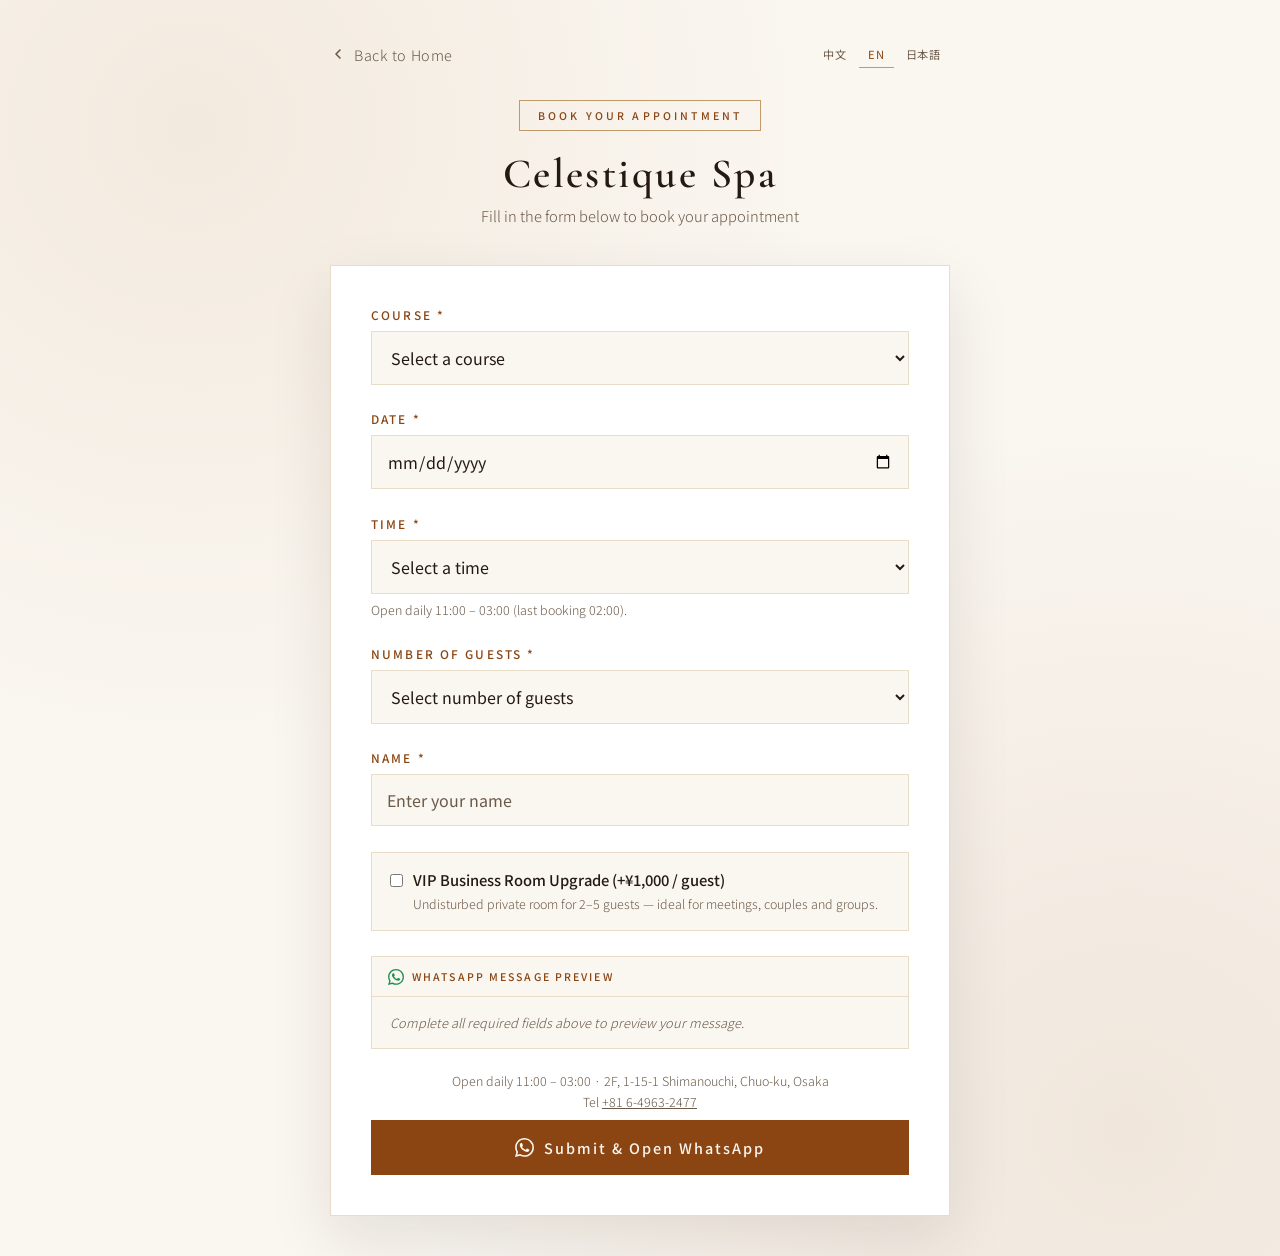
<file: booking.html>
<!DOCTYPE html>
<html lang="en">
<head>
  <meta charset="UTF-8">
  <meta name="viewport" content="width=device-width, initial-scale=1.0">
  <meta name="description" content="Book your appointment at Celestique Spa — authentic Vietnamese spa in Osaka">
  <title>Book Appointment — Celestique Spa</title>
  <link rel="preconnect" href="https://fonts.googleapis.com">
  <link rel="preconnect" href="https://fonts.gstatic.com" crossorigin>
  <link href="https://fonts.googleapis.com/css2?family=Cormorant+Garamond:wght@400;500;600&family=Noto+Sans+JP:wght@300;400;500&family=Noto+Sans+SC:wght@300;400;500&display=swap" rel="stylesheet">
  <style>
    * { margin: 0; padding: 0; box-sizing: border-box; }

    :root {
      --ink: #241a12;
      --ink-soft: #6b5949;
      --brand: #8B4513;
      --brand-deep: #6d3410;
      --gold: #c19a6b;
      --gold-pale: #e9dcc8;
      --cream: #faf6f0;
      --white: #ffffff;
      --font-display: "Cormorant Garamond", serif;
      --font-body: "Noto Sans JP", "Noto Sans SC", sans-serif;
    }

    html[lang="zh-CN"] { --font-body: "Noto Sans SC", "Noto Sans JP", sans-serif; }
    html[lang="ja"]    { --font-body: "Noto Sans JP", "Noto Sans SC", sans-serif; }

    body {
      font-family: var(--font-body);
      font-weight: 300;
      background:
        radial-gradient(circle at 15% 10%, rgba(193, 154, 107, 0.13), transparent 40%),
        radial-gradient(circle at 88% 90%, rgba(139, 69, 19, 0.09), transparent 45%),
        var(--cream);
      color: var(--ink);
      min-height: 100vh;
      padding: 40px 20px;
      -webkit-font-smoothing: antialiased;
    }

    .booking-container {
      max-width: 620px;
      margin: 0 auto;
      animation: fadeInUp 0.8s ease-out;
    }

    @keyframes fadeInUp {
      from { opacity: 0; transform: translateY(20px); }
      to   { opacity: 1; transform: translateY(0); }
    }

    .booking-top {
      display: flex;
      align-items: center;
      justify-content: space-between;
      gap: 1rem;
      margin-bottom: 2rem;
    }

    .back-link {
      display: inline-flex;
      align-items: center;
      gap: 8px;
      color: var(--ink-soft);
      text-decoration: none;
      font-size: 0.9rem;
      letter-spacing: 0.04em;
      transition: color 0.3s;
    }

    .back-link:hover { color: var(--brand); }

    .lang-switch { display: flex; align-items: center; gap: 0.2rem; flex-shrink: 0; }

    .lang-switch button {
      font-size: 0.7rem;
      letter-spacing: 0.08em;
      color: var(--ink-soft);
      padding: 0.35rem 0.55rem;
      border: none;
      background: transparent;
      cursor: pointer;
      font-family: inherit;
      transition: color 0.3s;
    }

    .lang-switch button:hover { color: var(--brand); }
    .lang-switch button.active { color: var(--brand); border-bottom: 1px solid var(--gold); }

    .booking-header {
      text-align: center;
      margin-bottom: 2.4rem;
    }

    .brand-badge {
      display: inline-block;
      border: 1px solid var(--gold);
      padding: 7px 18px;
      margin-bottom: 1.1rem;
      font-size: 0.66rem;
      color: var(--brand);
      font-weight: 500;
      letter-spacing: 0.3em;
      text-transform: uppercase;
    }

    .booking-title {
      font-family: var(--font-display);
      font-size: clamp(2rem, 5vw, 2.6rem);
      font-weight: 600;
      letter-spacing: 0.06em;
      margin-bottom: 0.4rem;
    }

    .booking-subtitle {
      font-size: 0.92rem;
      color: var(--ink-soft);
    }

    .booking-card {
      background: var(--white);
      border: 1px solid var(--gold-pale);
      padding: 2.5rem;
      box-shadow: 0 24px 60px rgba(36, 26, 18, 0.1);
    }

    .form-group { margin-bottom: 1.6rem; }

    .form-label {
      display: block;
      font-size: 0.74rem;
      font-weight: 500;
      letter-spacing: 0.18em;
      text-transform: uppercase;
      color: var(--brand);
      margin-bottom: 0.5rem;
    }

    .form-input,
    .form-select {
      width: 100%;
      padding: 13px 15px;
      border: 1px solid var(--gold-pale);
      font-size: 1rem;
      font-family: inherit;
      color: var(--ink);
      background: var(--cream);
      transition: all 0.3s;
    }

    .form-input:focus,
    .form-select:focus {
      outline: none;
      border-color: var(--gold);
      box-shadow: 0 0 0 3px rgba(193, 154, 107, 0.15);
      background: var(--white);
    }

    .form-input::placeholder { color: var(--ink-soft); }

    .form-hint {
      font-size: 0.78rem;
      color: var(--ink-soft);
      margin-top: 0.45rem;
    }

    .form-error {
      color: #C0392B;
      font-size: 0.82rem;
      margin-top: 0.45rem;
      display: none;
    }

    .form-group.error .form-error { display: block; }
    .form-group.error .form-input,
    .form-group.error .form-select { border-color: #C0392B; }

    .vip-upgrade {
      display: flex;
      align-items: flex-start;
      gap: 10px;
      background: var(--cream);
      border: 1px solid var(--gold-pale);
      padding: 1rem 1.1rem;
      cursor: pointer;
      transition: border-color 0.3s;
    }

    .vip-upgrade:hover { border-color: var(--gold); }

    .vip-upgrade input { margin-top: 5px; accent-color: #8B4513; }

    .vip-upgrade strong {
      display: block;
      font-weight: 500;
      font-size: 0.92rem;
    }

    .vip-upgrade span {
      font-size: 0.78rem;
      color: var(--ink-soft);
    }

    .message-preview {
      margin: 1.4rem 0;
      border: 1px solid var(--gold-pale);
      background: var(--cream);
    }

    .message-preview-head {
      display: flex;
      align-items: center;
      gap: 8px;
      padding: 0.7rem 1rem;
      border-bottom: 1px solid var(--gold-pale);
      font-size: 0.66rem;
      letter-spacing: 0.2em;
      text-transform: uppercase;
      color: var(--brand);
      font-weight: 500;
    }

    .message-preview-head svg { width: 16px; height: 16px; fill: #1E8E4F; flex-shrink: 0; }

    .message-preview-body {
      display: none;
      margin: 0;
      padding: 1rem 1.1rem;
      font-family: inherit;
      font-size: 0.86rem;
      line-height: 1.65;
      color: var(--ink);
      white-space: pre-wrap;
      word-break: break-word;
    }

    .message-preview-hint {
      padding: 1rem 1.1rem;
      font-size: 0.8rem;
      color: var(--ink-soft);
      font-style: italic;
    }

    .message-preview.ready .message-preview-body { display: block; }
    .message-preview.ready .message-preview-hint { display: none; }

    .submit-button {
      width: 100%;
      padding: 16px;
      background: var(--brand);
      color: var(--cream);
      border: 1px solid var(--brand);
      font-size: 0.9rem;
      font-weight: 500;
      letter-spacing: 0.14em;
      font-family: inherit;
      cursor: pointer;
      transition: all 0.3s;
      margin-top: 0.4rem;
      display: flex;
      align-items: center;
      justify-content: center;
      gap: 10px;
    }

    .submit-button:hover {
      background: var(--brand-deep);
      border-color: var(--brand-deep);
      transform: translateY(-2px);
      box-shadow: 0 12px 28px rgba(109, 52, 16, 0.3);
    }

    .submit-button:active { transform: translateY(0); }
    .submit-button:disabled { opacity: 0.6; cursor: not-allowed; transform: none; }

    .payment-note {
      font-size: 0.78rem;
      color: var(--ink-soft);
      text-align: center;
      margin: 1.2rem 0 0;
      line-height: 1.7;
    }

    .whatsapp-icon {
      width: 19px; height: 19px;
      display: inline-flex;
    }

    .whatsapp-icon svg { width: 100%; height: 100%; fill: currentColor; }

    .success-message {
      display: none;
      background: rgba(139, 69, 19, 0.08);
      border: 1px solid var(--gold);
      padding: 1rem;
      margin-bottom: 1.4rem;
      color: var(--brand-deep);
      font-size: 0.92rem;
      text-align: center;
    }

    .success-message.show {
      display: block;
      animation: fadeInUp 0.5s ease-out;
    }

    .additional-services {
      display: none;
      margin-top: 1.4rem;
      padding-top: 1.4rem;
      border-top: 1px dashed var(--gold-pale);
    }

    .additional-services.show { display: block; }

    .additional-services h4 {
      font-size: 0.85rem;
      font-weight: 500;
      color: var(--brand);
      margin-bottom: 1rem;
    }

    .guest-service-row {
      background: var(--cream);
      padding: 1rem;
      margin-bottom: 0.7rem;
    }

    .guest-label {
      font-size: 0.8rem;
      color: var(--ink-soft);
      margin-bottom: 0.45rem;
      font-weight: 500;
    }

    .guest-service-row .form-select { background: var(--white); }

    .same-package-label {
      display: flex;
      align-items: center;
      gap: 8px;
      cursor: pointer;
      font-weight: 400;
      font-size: 0.88rem;
    }

    .same-package-label input { accent-color: #8B4513; }

    @media (max-width: 768px) {
      body { padding: 24px 15px; }
      .booking-card { padding: 2rem 1.4rem; }
      .booking-top { flex-wrap: wrap; }
    }
  </style>
</head>
<body>
  <div class="booking-container">
    <div class="booking-top">
      <a href="landing.html" class="back-link" id="backLink">
        <svg width="16" height="16" viewBox="0 0 16 16" fill="none"><path d="M10 12L6 8L10 4" stroke="currentColor" stroke-width="1.6" stroke-linecap="round" stroke-linejoin="round"/></svg>
        <span id="backLinkText">Back to Home</span>
      </a>
      <div class="lang-switch" role="group" aria-label="Language">
        <button type="button" data-lang="cn">中文</button>
        <button type="button" data-lang="en" class="active">EN</button>
        <button type="button" data-lang="jp">日本語</button>
      </div>
    </div>

    <div class="booking-header">
      <div class="brand-badge" id="brandBadge">Book Your Appointment</div>
      <h1 class="booking-title">Celestique Spa</h1>
      <p class="booking-subtitle" id="bookingSubtitle">Fill in the form below to book your appointment</p>
    </div>

    <div class="booking-card">
      <div class="success-message" id="successMessage"></div>

      <form id="bookingForm">
        <div class="form-group" id="serviceGroup">
          <label for="service" class="form-label" id="labelService">Course *</label>
          <select id="service" name="service" class="form-select" required></select>
          <div class="form-error" id="errorService">Please select a course</div>
        </div>

        <div class="form-group" id="dateGroup">
          <label for="date" class="form-label" id="labelDate">Date *</label>
          <input type="date" id="date" name="date" class="form-input" required>
          <div class="form-error" id="errorDate">Please select a date</div>
        </div>

        <div class="form-group" id="timeGroup">
          <label for="time" class="form-label" id="labelTime">Time *</label>
          <select id="time" name="time" class="form-select" required></select>
          <div class="form-hint" id="hintTime">Open daily 11:00 – 03:00 (last booking 02:00).</div>
          <div class="form-error" id="errorTime">Please select a time</div>
        </div>

        <div class="form-group" id="guestsGroup">
          <label for="guests" class="form-label" id="labelGuests">Number of Guests *</label>
          <select id="guests" name="guests" class="form-select" required></select>
          <div class="form-error" id="errorGuests">Please select number of guests</div>
        </div>

        <div class="form-group" id="nameGroup">
          <label for="name" class="form-label" id="labelName">Name *</label>
          <input type="text" id="name" name="name" class="form-input" placeholder="Enter your name" required>
          <div class="form-error" id="errorName">Please enter your name</div>
        </div>

        <div class="form-group">
          <label class="vip-upgrade">
            <input type="checkbox" id="vipUpgrade" name="vipUpgrade">
            <div>
              <strong id="vipTitle">VIP Business Room Upgrade (+¥1,000 / guest)</strong>
              <span id="vipDesc">Undisturbed private room for 2–5 guests — ideal for meetings, couples and groups.</span>
            </div>
          </label>
        </div>

        <div class="form-group" id="samePackageGroup" style="display: none;">
          <label class="same-package-label">
            <input type="checkbox" id="samePackage" name="samePackage" checked>
            <span id="samePackageText">All guests choose the same course</span>
          </label>
        </div>

        <div class="additional-services" id="additionalServices">
          <h4 id="additionalServicesTitle">Additional Guests' Courses (if different)</h4>
          <div id="additionalServicesContainer"></div>
        </div>

        <div class="message-preview" id="messagePreview">
          <div class="message-preview-head">
            <svg viewBox="0 0 24 24"><path d="M17.472 14.382c-.297-.149-1.758-.867-2.03-.967-.273-.099-.471-.148-.67.15-.197.297-.767.966-.94 1.164-.173.199-.347.223-.644.075-.297-.15-1.255-.463-2.39-1.475-.884-.788-1.48-1.761-1.653-2.059-.173-.297-.018-.458.13-.606.134-.133.298-.347.446-.52.149-.174.198-.298.298-.497.099-.198.05-.371-.025-.52-.075-.149-.669-1.612-.916-2.207-.242-.579-.487-.5-.669-.51-.173-.008-.371-.01-.57-.01-.198 0-.52.074-.792.372-.272.297-1.04 1.016-1.04 2.479 0 1.462 1.065 2.875 1.213 3.074.149.198 2.096 3.2 5.077 4.487.709.306 1.262.489 1.694.625.712.227 1.36.195 1.871.118.571-.085 1.758-.719 2.006-1.413.248-.694.248-1.289.173-1.413-.074-.124-.272-.198-.57-.347m-5.421 7.403h-.004a9.87 9.87 0 01-5.031-1.378l-.361-.214-3.741.982.998-3.648-.235-.374a9.86 9.86 0 01-1.51-5.26c.001-5.45 4.436-9.884 9.888-9.884 2.64 0 5.122 1.03 6.988 2.898a9.825 9.825 0 012.893 6.994c-.003 5.45-4.437 9.884-9.885 9.884m8.413-18.297A11.815 11.815 0 0012.05 0C5.495 0 .16 5.335.157 11.892c0 2.096.547 4.142 1.588 5.945L.057 24l6.305-1.654a11.882 11.882 0 005.683 1.448h.005c6.554 0 11.89-5.335 11.893-11.893a11.821 11.821 0 00-3.48-8.413Z"/></svg>
            <span id="previewTitle">WhatsApp Message Preview</span>
          </div>
          <pre class="message-preview-body" id="previewBody"></pre>
          <p class="message-preview-hint" id="previewHint">Complete all required fields above to preview your message.</p>
        </div>

        <p class="payment-note" id="paymentNote">Open daily 11:00 – 03:00 · 2F, 1-15-1 Shimanouchi, Chuo-ku, Osaka<br>Tel <a href="tel:+81649632477" style="color:inherit">+81 6-4963-2477</a></p>

        <button type="submit" class="submit-button" id="submitButton">
          <span class="whatsapp-icon">
            <svg viewBox="0 0 24 24"><path d="M17.472 14.382c-.297-.149-1.758-.867-2.03-.967-.273-.099-.471-.148-.67.15-.197.297-.767.966-.94 1.164-.173.199-.347.223-.644.075-.297-.15-1.255-.463-2.39-1.475-.884-.788-1.48-1.761-1.653-2.059-.173-.297-.018-.458.13-.606.134-.133.298-.347.446-.52.149-.174.198-.298.298-.497.099-.198.05-.371-.025-.52-.075-.149-.669-1.612-.916-2.207-.242-.579-.487-.5-.669-.51-.173-.008-.371-.01-.57-.01-.198 0-.52.074-.792.372-.272.297-1.04 1.016-1.04 2.479 0 1.462 1.065 2.875 1.213 3.074.149.198 2.096 3.2 5.077 4.487.709.306 1.262.489 1.694.625.712.227 1.36.195 1.871.118.571-.085 1.758-.719 2.006-1.413.248-.694.248-1.289.173-1.413-.074-.124-.272-.198-.57-.347m-5.421 7.403h-.004a9.87 9.87 0 01-5.031-1.378l-.361-.214-3.741.982.998-3.648-.235-.374a9.86 9.86 0 01-1.51-5.26c.001-5.45 4.436-9.884 9.888-9.884 2.64 0 5.122 1.03 6.988 2.898a9.825 9.825 0 012.893 6.994c-.003 5.45-4.437 9.884-9.885 9.884m8.413-18.297A11.815 11.815 0 0012.05 0C5.495 0 .16 5.335.157 11.892c0 2.096.547 4.142 1.588 5.945L.057 24l6.305-1.654a11.882 11.882 0 005.683 1.448h.005c6.554 0 11.89-5.335 11.893-11.893a11.821 11.821 0 00-3.48-8.413Z"/></svg>
          </span>
          <span id="submitButtonText">Submit &amp; Open WhatsApp</span>
        </button>
      </form>
    </div>
  </div>

  <script>
    var WHATSAPP_NUMBER = '85290744644';
    // Backup-number switch: read whatsapp-config.json; fall back to the number above.
    fetch('whatsapp-config.json', { cache: 'no-store' })
      .then(function (r) { return r.json(); })
      .then(function (c) { var num = c && c[c.use]; if (num && /^\d{8,15}$/.test(num)) WHATSAPP_NUMBER = num; })
      .catch(function () {});

    var VIP_UPGRADE_PER_GUEST = 1000;
    var currentLang = 'en';

    var serviceInfo = {
      'Royal Head Spa Course 90 min': 16800,
      'Royal Head Spa Course 120 min': 21800,
      'Royal Head Spa Course 150 min': 25800,
      'Head Spa 40 min': 6800,
      'Full Body Shiatsu 70 min': 9800,
      'Foot Massage 70 min': 12800,
      'Aroma Oil Massage 70 min': 12800
    };

    // groups of {value(EN canonical), name per lang, dur, price}
    var serviceGroups = [
      { label: { en: 'Royal Head Spa — Full Body Course', jp: '帝王ヘッドスパ 全身ケアコース', cn: '越式帝王洗头 全身护理套餐' }, items: [
        { value: 'Royal Head Spa Course 90 min',  dur: 90,  price: 16800, en: 'Royal Head Spa Course', jp: '帝王ヘッドスパ 全身ケアコース', cn: '越式帝王洗头 全身护理套餐' },
        { value: 'Royal Head Spa Course 120 min', dur: 120, price: 21800, en: 'Royal Head Spa Course', jp: '帝王ヘッドスパ 全身ケアコース', cn: '越式帝王洗头 全身护理套餐' },
        { value: 'Royal Head Spa Course 150 min', dur: 150, price: 25800, en: 'Royal Head Spa Course', jp: '帝王ヘッドスパ 全身ケアコース', cn: '越式帝王洗头 全身护理套餐' }
      ]},
      { label: { en: 'Massage Menu', jp: 'マッサージメニュー', cn: '按摩项目' }, items: [
        { value: 'Head Spa 40 min',          dur: 40, price: 6800,  en: 'Head Spa',           jp: 'ヘッドスパ',           cn: '头疗SPA' },
        { value: 'Full Body Shiatsu 70 min', dur: 70, price: 9800,  en: 'Full Body Shiatsu',  jp: '全身指圧マッサージ',   cn: '全身指压按摩' },
        { value: 'Foot Massage 70 min',      dur: 70, price: 12800, en: 'Foot Massage',       jp: 'フットマッサージ',     cn: '足部按摩' },
        { value: 'Aroma Oil Massage 70 min', dur: 70, price: 12800, en: 'Aroma Oil Massage',  jp: 'アロマオイルマッサージ', cn: '精油按摩' }
      ]}
    ];

    var i18n = {
      en: { htmlLang:'en', title:'Book Appointment — Celestique Spa', backLink:'Back to Home', brandBadge:'Book Your Appointment',
        bookingSubtitle:'Fill in the form below to book your appointment',
        successMessage:'Your booking information has been prepared. You will be redirected to WhatsApp shortly...',
        labelService:'Course *', labelDate:'Date *', labelTime:'Time *', labelGuests:'Number of Guests *', labelName:'Name *',
        selectCourse:'Select a course', selectTime:'Select a time', selectGuests:'Select number of guests', namePlaceholder:'Enter your name',
        hintTime:'Open daily 11:00 – 03:00 (last booking 02:00).',
        errorService:'Please select a course', errorDate:'Please select a date', errorTime:'Please select a time',
        errorTimeRange:'Please choose a time within business hours (11:00 – 02:00).',
        errorGuests:'Please select number of guests', errorName:'Please enter your name',
        vipTitle:'VIP Business Room Upgrade (+¥1,000 / guest)',
        vipDesc:'Undisturbed private room for 2–5 guests — ideal for meetings, couples and groups.',
        samePackageText:'All guests choose the same course', additionalServicesTitle:"Additional Guests' Courses (if different)",
        submitButton:'Submit & Open WhatsApp', redirecting:'Redirecting...',
        previewTitle:'WhatsApp Message Preview', previewHint:'Complete all required fields above to preview your message.',
        paymentNote:'Open daily 11:00 – 03:00 · 2F, 1-15-1 Shimanouchi, Chuo-ku, Osaka<br>Tel <a href="tel:+81649632477" style="color:inherit">+81 6-4963-2477</a>',
        guestUnit: function(n){ return n + (n>1?' Guests':' Guest'); },
        waIntro:'Hello, I would like to make a reservation at Celestique Spa Shinsaibashi (心斎橋店).\n\n',
        waName:'Name', waDate:'Date', waTime:'Time', waGuests:'Number of Guests', waMainGuest:'Main Guest',
        waSameCourse:'All guests choose the same course', waGuest:'Guest', waVip:'VIP Business Room Upgrade', waTotal:'Total',
        dateLocale:'en-US' },
      jp: { htmlLang:'ja', title:'ご予約 — Celestique Spa', backLink:'ホームに戻る', brandBadge:'ご予約',
        bookingSubtitle:'以下のフォームにご記入のうえ、ご予約ください',
        successMessage:'予約内容を作成しました。まもなく WhatsApp へ移動します…',
        labelService:'コース *', labelDate:'日付 *', labelTime:'時間 *', labelGuests:'人数 *', labelName:'お名前 *',
        selectCourse:'コースを選択', selectTime:'時間を選択', selectGuests:'人数を選択', namePlaceholder:'お名前を入力',
        hintTime:'毎日 11:00〜翌3:00（最終受付 翌2:00）',
        errorService:'コースを選択してください', errorDate:'日付を選択してください', errorTime:'時間を選択してください',
        errorTimeRange:'営業時間内（11:00〜翌2:00）の時間を選択してください。',
        errorGuests:'人数を選択してください', errorName:'お名前を入力してください',
        vipTitle:'VIPビジネスルーム アップグレード（+¥1,000 / 名）',
        vipDesc:'2〜5名様向けの完全個室。商談・カップル・グループのご利用に最適です。',
        samePackageText:'全員同じコースを選択', additionalServicesTitle:'追加ゲストのコース（異なる場合）',
        submitButton:'送信して WhatsApp を開く', redirecting:'移動中…',
        previewTitle:'WhatsApp メッセージプレビュー', previewHint:'送信内容を確認するため、上記の必須項目をすべてご記入ください。',
        paymentNote:'毎日 11:00〜翌3:00 · 大阪市中央区島之内1-15-1 2F<br>Tel <a href="tel:+81649632477" style="color:inherit">+81 6-4963-2477</a>',
        guestUnit: function(n){ return n + '名'; },
        waIntro:'こんにちは、Celestique Spa 心斎橋店のご予約を希望します。\n\n',
        waName:'お名前', waDate:'日付', waTime:'時間', waGuests:'人数', waMainGuest:'代表者',
        waSameCourse:'全員同じコース', waGuest:'ゲスト', waVip:'VIPビジネスルーム アップグレード', waTotal:'合計',
        dateLocale:'ja-JP' },
      cn: { htmlLang:'zh-CN', title:'预约 — Celestique Spa', backLink:'返回首页', brandBadge:'在线预约',
        bookingSubtitle:'请填写以下信息完成预约',
        successMessage:'预约信息已生成，即将跳转至 WhatsApp…',
        labelService:'项目 *', labelDate:'日期 *', labelTime:'时间 *', labelGuests:'人数 *', labelName:'姓名 *',
        selectCourse:'请选择项目', selectTime:'请选择时间', selectGuests:'请选择人数', namePlaceholder:'请输入您的姓名',
        hintTime:'每天 11:00〜次日3:00（最晚预约 次日2:00）',
        errorService:'请选择项目', errorDate:'请选择日期', errorTime:'请选择时间',
        errorTimeRange:'请选择营业时间内（11:00〜次日2:00）的时间。',
        errorGuests:'请选择人数', errorName:'请输入姓名',
        vipTitle:'VIP商务包间升级（+¥1,000 / 人）',
        vipDesc:'2-5人完全私密包间，商务洽谈、情侣、朋友聚会皆宜。',
        samePackageText:'所有客人都选择相同项目', additionalServicesTitle:'其他客人的项目（如不同）',
        submitButton:'提交并打开 WhatsApp', redirecting:'跳转中…',
        previewTitle:'WhatsApp 消息预览', previewHint:'请先填写上方所有必填项，即可预览消息内容。',
        paymentNote:'每天 11:00〜次日3:00 · 大阪市中央区岛之内1-15-1 2楼<br>Tel <a href="tel:+81649632477" style="color:inherit">+81 6-4963-2477</a>',
        guestUnit: function(n){ return n + ' 人'; },
        waIntro:'您好，我想预约 Celestique Spa 心斋桥店。\n\n',
        waName:'姓名', waDate:'日期', waTime:'时间', waGuests:'人数', waMainGuest:'主预约人',
        waSameCourse:'所有客人都选择相同项目', waGuest:'客人', waVip:'VIP商务包间升级', waTotal:'合计',
        dateLocale:'zh-CN' }
    };

    function t(k){ return i18n[currentLang][k]; }
    function durLabel(dur){ return dur + (currentLang==='en' ? ' min' : (currentLang==='cn' ? ' 分钟' : '分')); }

    function buildServiceOptionsHTML(selectedValue){
      var html = '<option value="">' + t('selectCourse') + '</option>';
      serviceGroups.forEach(function(g){
        html += '<optgroup label="' + g.label[currentLang] + '">';
        g.items.forEach(function(it){
          var sel = it.value === selectedValue ? ' selected' : '';
          html += '<option value="' + it.value + '"' + sel + '>' + it[currentLang] + ' ' + durLabel(it.dur) + ' — ¥' + it.price.toLocaleString() + '</option>';
        });
        html += '</optgroup>';
      });
      return html;
    }

    function buildGuestsOptionsHTML(selectedValue){
      var html = '<option value="">' + t('selectGuests') + '</option>';
      for (var i=1;i<=10;i++){
        var sel = String(i)===selectedValue ? ' selected' : '';
        html += '<option value="'+i+'"'+sel+'>'+t('guestUnit')(i)+'</option>';
      }
      return html;
    }

    function pad2(n){ return n<10 ? '0'+n : ''+n; }
    // 5-minute time slots within business hours 11:00 – 02:00 (last booking 02:00)
    function buildTimeOptions(selectedValue){
      var html = '<option value="">' + t('selectTime') + '</option>';
      var slots = [];
      var h, m;
      for (h=11; h<=23; h++) for (m=0;m<60;m+=5) slots.push([h,m]);
      for (h=0; h<=1; h++)  for (m=0;m<60;m+=5) slots.push([h,m]);
      slots.push([2,0]);
      slots.forEach(function(s){ var v = pad2(s[0])+':'+pad2(s[1]); html += '<option value="'+v+'"'+(v===selectedValue?' selected':'')+'>'+v+'</option>'; });
      return html;
    }

    function getInitialLang(){
      var p = new URLSearchParams(window.location.search); var lang = p.get('lang');
      if (lang==='cn'||lang==='jp'||lang==='en') return lang;
      var ref = document.referrer;
      if (ref.indexOf('/cn/')!==-1) return 'cn';
      if (ref.indexOf('/jp/')!==-1) return 'jp';
      if (ref.indexOf('/en/')!==-1) return 'en';
      return 'en';
    }

    function applyLang(lang){
      currentLang = lang; var o = i18n[lang];
      var sv = document.getElementById('service').value;
      var gv = document.getElementById('guests').value;
      var tv = document.getElementById('time').value;
      document.documentElement.lang = o.htmlLang;
      document.title = o.title;
      document.getElementById('backLinkText').textContent = o.backLink;
      document.getElementById('brandBadge').textContent = o.brandBadge;
      document.getElementById('bookingSubtitle').textContent = o.bookingSubtitle;
      document.getElementById('successMessage').textContent = o.successMessage;
      document.getElementById('labelService').textContent = o.labelService;
      document.getElementById('labelDate').textContent = o.labelDate;
      document.getElementById('labelTime').textContent = o.labelTime;
      document.getElementById('labelGuests').textContent = o.labelGuests;
      document.getElementById('labelName').textContent = o.labelName;
      document.getElementById('hintTime').textContent = o.hintTime;
      document.getElementById('errorService').textContent = o.errorService;
      document.getElementById('errorDate').textContent = o.errorDate;
      document.getElementById('errorTime').textContent = o.errorTime;
      document.getElementById('errorGuests').textContent = o.errorGuests;
      document.getElementById('errorName').textContent = o.errorName;
      document.getElementById('name').placeholder = o.namePlaceholder;
      document.getElementById('vipTitle').textContent = o.vipTitle;
      document.getElementById('vipDesc').textContent = o.vipDesc;
      document.getElementById('samePackageText').textContent = o.samePackageText;
      document.getElementById('additionalServicesTitle').textContent = o.additionalServicesTitle;
      document.getElementById('submitButtonText').textContent = o.submitButton;
      document.getElementById('previewTitle').textContent = o.previewTitle;
      document.getElementById('previewHint').textContent = o.previewHint;
      document.getElementById('paymentNote').innerHTML = o.paymentNote;
      document.getElementById('service').innerHTML = buildServiceOptionsHTML(sv);
      document.getElementById('guests').innerHTML = buildGuestsOptionsHTML(gv);
      document.getElementById('time').innerHTML = buildTimeOptions(tv);
      document.querySelectorAll('.lang-switch button').forEach(function(b){ b.classList.toggle('active', b.getAttribute('data-lang')===lang); });
      var url = new URL(window.location.href); url.searchParams.set('lang', lang); history.replaceState(null,'',url);
      updateAdditionalServices();
      updateMessagePreview();
    }

    var dateInput = document.getElementById('date');
    dateInput.setAttribute('min', new Date().toISOString().split('T')[0]);

    applyLang(getInitialLang());

    document.querySelectorAll('.lang-switch button').forEach(function(btn){
      btn.addEventListener('click', function(){ applyLang(this.getAttribute('data-lang')); });
    });

    // pre-select service from ?service=
    (function(){
      var svc = new URLSearchParams(window.location.search).get('service');
      if (svc){ var sel=document.getElementById('service'); for(var i=0;i<sel.options.length;i++){ if(sel.options[i].value===svc){ sel.options[i].selected=true; break; } } }
      updateMessagePreview();
    })();

    document.getElementById('guests').addEventListener('change', updateAdditionalServices);
    document.getElementById('samePackage').addEventListener('change', updateAdditionalServices);

    function updateAdditionalServices(){
      var guests = document.getElementById('guests').value;
      var add = document.getElementById('additionalServices');
      var cont = document.getElementById('additionalServicesContainer');
      var spg = document.getElementById('samePackageGroup');
      var spc = document.getElementById('samePackage');
      if (!guests || guests==='1'){ add.classList.remove('show'); cont.innerHTML=''; spg.style.display='none'; updateMessagePreview(); return; }
      spg.style.display='block';
      if (spc.checked){ add.classList.remove('show'); cont.innerHTML=''; updateMessagePreview(); return; }
      var n = parseInt(guests)-1, html='';
      for (var i=1;i<=n;i++){
        html += '<div class="guest-service-row"><div class="guest-label">'+t('waGuest')+' '+(i+1)+'</div>' +
                '<select name="guest'+i+'Service" class="form-select">'+buildServiceOptionsHTML('')+'</select></div>';
      }
      cont.innerHTML = html; add.classList.add('show'); updateMessagePreview();
    }

    function servicePrice(s){ return serviceInfo[s] || 0; }

    function isTimeInHours(ts){
      if (!ts) return false;
      var p = ts.split(':'); var h = parseInt(p[0],10), m = parseInt(p[1],10);
      return h>=11 || h<2 || (h===2 && m===0);
    }

    function validateForm(){
      var ok = true;
      document.querySelectorAll('.form-group').forEach(function(g){ g.classList.remove('error'); });
      if (!document.getElementById('name').value.trim()){ document.getElementById('nameGroup').classList.add('error'); ok=false; }
      if (!document.getElementById('date').value){ document.getElementById('dateGroup').classList.add('error'); ok=false; }
      var timeVal = document.getElementById('time').value;
      if (!timeVal){ document.getElementById('errorTime').textContent = t('errorTime'); document.getElementById('timeGroup').classList.add('error'); ok=false; }
      else if (!isTimeInHours(timeVal)){ document.getElementById('errorTime').textContent = t('errorTimeRange'); document.getElementById('timeGroup').classList.add('error'); ok=false; }
      if (!document.getElementById('guests').value){ document.getElementById('guestsGroup').classList.add('error'); ok=false; }
      if (!document.getElementById('service').value){ document.getElementById('serviceGroup').classList.add('error'); ok=false; }
      return ok;
    }

    function formatDate(ds){ var d=new Date(ds+'T00:00:00'); return d.toLocaleDateString(t('dateLocale'),{year:'numeric',month:'long',day:'numeric'}); }

    function isFormComplete(){
      return document.getElementById('name').value.trim() && document.getElementById('date').value &&
             document.getElementById('time').value && document.getElementById('guests').value && document.getElementById('service').value;
    }

    function buildWhatsAppMessage(fd){
      var name=fd.get('name'), date=formatDate(fd.get('date')), time=fd.get('time');
      var guests=fd.get('guests'), gc=parseInt(guests), main=fd.get('service');
      var vip = fd.get('vipUpgrade')==='on';
      var m = t('waIntro');
      m += t('waName')+': '+name+'\n';
      m += t('waDate')+': '+date+'\n';
      m += t('waTime')+': '+time+'\n';
      m += t('waGuests')+': '+guests+'\n';
      m += t('waMainGuest')+': '+main+' (¥'+servicePrice(main).toLocaleString()+')\n';
      var same = fd.get('samePackage')==='on';
      var total = servicePrice(main);
      if (gc>1 && same){ m += t('waSameCourse')+'\n'; total = servicePrice(main)*gc; }
      else { for (var i=1;i<gc;i++){ var gs=fd.get('guest'+i+'Service'); if(gs&&gs.trim()){ m += t('waGuest')+' '+(i+1)+': '+gs+' (¥'+servicePrice(gs).toLocaleString()+')\n'; total += servicePrice(gs); } } }
      if (vip){ var vt = VIP_UPGRADE_PER_GUEST*gc; m += t('waVip')+': +¥'+VIP_UPGRADE_PER_GUEST.toLocaleString()+' x '+gc+' = ¥'+vt.toLocaleString()+'\n'; total += vt; }
      if (total>0){ m += '\n'+t('waTotal')+': ¥'+total.toLocaleString(); }
      return m;
    }

    function updateMessagePreview(){
      var ps=document.getElementById('messagePreview'), pb=document.getElementById('previewBody');
      if (!isFormComplete()){ ps.classList.remove('ready'); pb.textContent=''; return; }
      pb.textContent = buildWhatsAppMessage(new FormData(document.getElementById('bookingForm')));
      ps.classList.add('ready');
    }

    document.getElementById('bookingForm').addEventListener('submit', function(e){
      e.preventDefault();
      if (!validateForm()) return;
      var msg = encodeURIComponent(buildWhatsAppMessage(new FormData(this)));
      var url = 'https://api.whatsapp.com/send/?phone=' + WHATSAPP_NUMBER + '&text=' + msg + '&type=phone_number&app_absent=0';
      document.getElementById('successMessage').classList.add('show');
      document.getElementById('submitButton').disabled = true;
      document.getElementById('submitButtonText').textContent = t('redirecting');
      setTimeout(function(){ window.open(url,'_blank'); }, 500);
    });

    document.getElementById('bookingForm').addEventListener('input', updateMessagePreview);
    document.getElementById('bookingForm').addEventListener('change', updateMessagePreview);

    document.querySelectorAll('.form-input, .form-select').forEach(function(input){
      input.addEventListener('blur', function(){
        var g=this.closest('.form-group'); if(!g) return;
        if (this.hasAttribute('required') && !this.value.trim()) g.classList.add('error'); else g.classList.remove('error');
      });
      input.addEventListener('input', function(){
        var g=this.closest('.form-group'); if(g && g.classList.contains('error') && this.value.trim()) g.classList.remove('error');
      });
    });
  </script>
</body>
</html>
</file>
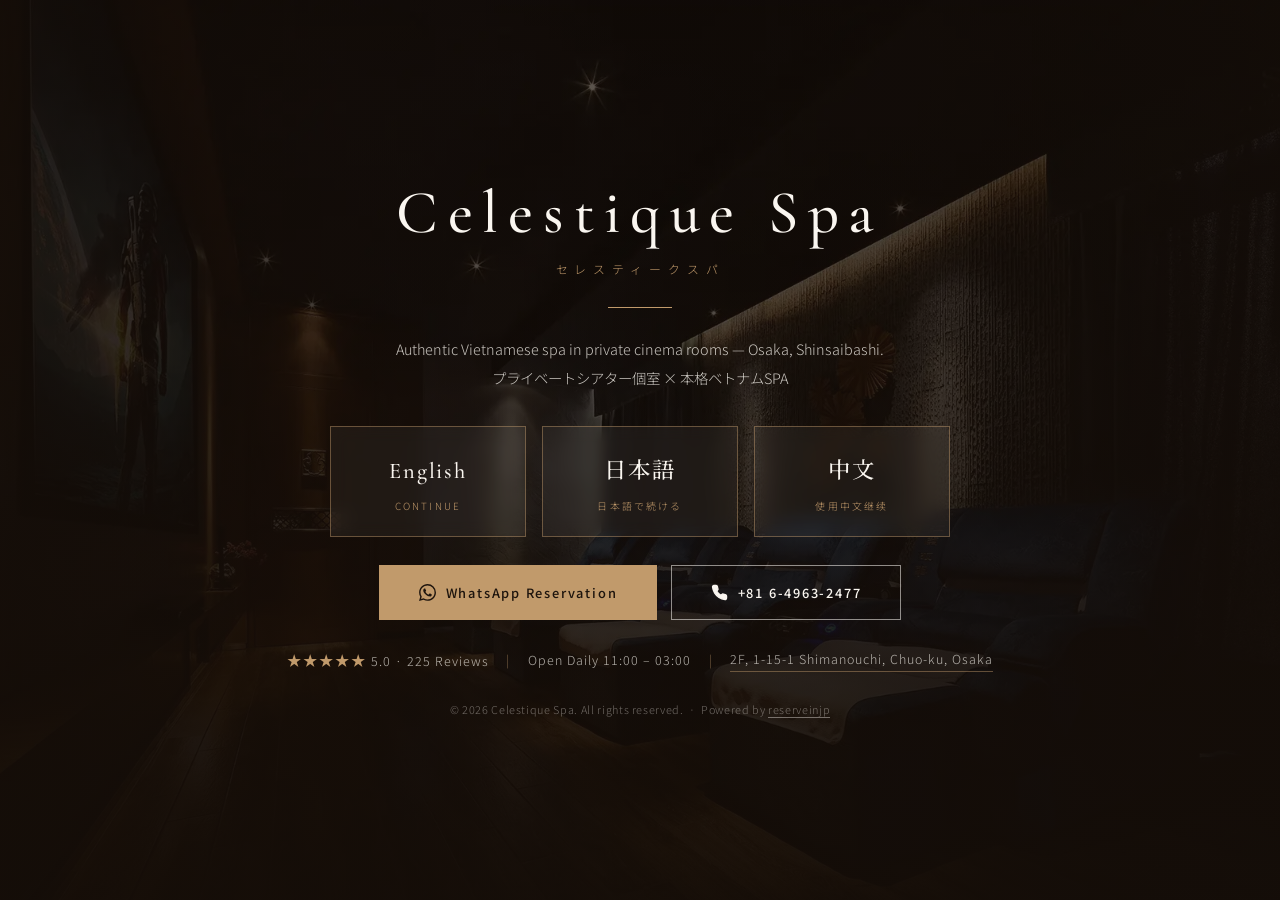
<file: landing.html>
<!DOCTYPE html>
<html lang="en">
<head>
  <meta charset="UTF-8">
  <meta name="viewport" content="width=device-width, initial-scale=1.0">
  <meta name="description" content="Celestique Spa — Kansai's only authentic Vietnamese spa in Osaka. Royal head spa &amp; massage in private cinema rooms. Open daily 11:00–03:00.">
  <title>Celestique Spa | セレスティークスパ — Vietnamese Spa in Osaka</title>
  <link rel="preconnect" href="https://fonts.googleapis.com">
  <link rel="preconnect" href="https://fonts.gstatic.com" crossorigin>
  <link href="https://fonts.googleapis.com/css2?family=Cormorant+Garamond:wght@400;500;600&family=Noto+Serif+JP:wght@400;500;600&family=Noto+Serif+SC:wght@400;500;600&family=Noto+Sans+JP:wght@300;400;500&family=Noto+Sans+SC:wght@300;400;500&display=swap" rel="stylesheet">
  <link rel="stylesheet" href="styles.css">
</head>
<body>
  <main class="landing">
    <div class="landing-bg"></div>
    <div class="landing-inner">
      <div class="landing-brand">
        <h1 class="brand-en">Celestique Spa</h1>
        <span class="brand-ja">セレスティークスパ</span>
      </div>

      <div class="landing-rule"></div>

      <p class="brand-tagline">Authentic Vietnamese spa in private cinema rooms — Osaka, Shinsaibashi.<br>プライベートシアター個室 × 本格ベトナムSPA</p>

      <div class="landing-langs">
        <a href="en/index.html" class="landing-lang" aria-label="Choose English">
          <span class="lang-name">English</span>
          <span class="lang-desc">Continue</span>
        </a>
        <a href="jp/index.html" class="landing-lang" aria-label="日本語を選択">
          <span class="lang-name">日本語</span>
          <span class="lang-desc">日本語で続ける</span>
        </a>
        <a href="cn/index.html" class="landing-lang" aria-label="选择中文">
          <span class="lang-name">中文</span>
          <span class="lang-desc">使用中文继续</span>
        </a>
      </div>

      <div class="landing-ctas">
        <a href="booking.html" class="btn btn-gold">
          <svg viewBox="0 0 24 24" xmlns="http://www.w3.org/2000/svg"><path d="M17.472 14.382c-.297-.149-1.758-.867-2.03-.967-.273-.099-.471-.148-.67.15-.197.297-.767.966-.94 1.164-.173.199-.347.223-.644.075-.297-.15-1.255-.463-2.39-1.475-.884-.788-1.48-1.761-1.653-2.059-.173-.297-.018-.458.13-.606.134-.133.298-.347.446-.52.149-.174.198-.298.298-.497.099-.198.05-.371-.025-.52-.075-.149-.669-1.612-.916-2.207-.242-.579-.487-.5-.669-.51-.173-.008-.371-.01-.57-.01-.198 0-.52.074-.792.372-.272.297-1.04 1.016-1.04 2.479 0 1.462 1.065 2.875 1.213 3.074.149.198 2.096 3.2 5.077 4.487.709.306 1.262.489 1.694.625.712.227 1.36.195 1.871.118.571-.085 1.758-.719 2.006-1.413.248-.694.248-1.289.173-1.413-.074-.124-.272-.198-.57-.347m-5.421 7.403h-.004a9.87 9.87 0 01-5.031-1.378l-.361-.214-3.741.982.998-3.648-.235-.374a9.86 9.86 0 01-1.51-5.26c.001-5.45 4.436-9.884 9.888-9.884 2.64 0 5.122 1.03 6.988 2.898a9.825 9.825 0 012.893 6.994c-.003 5.45-4.437 9.884-9.885 9.884m8.413-18.297A11.815 11.815 0 0012.05 0C5.495 0 .16 5.335.157 11.892c0 2.096.547 4.142 1.588 5.945L.057 24l6.305-1.654a11.882 11.882 0 005.683 1.448h.005c6.554 0 11.89-5.335 11.893-11.893a11.821 11.821 0 00-3.48-8.413Z"/></svg>
          WhatsApp Reservation
        </a>
        <a href="tel:+81649632477" class="btn btn-ghost">
          <svg viewBox="0 0 24 24" fill="none" stroke="currentColor" stroke-width="1.8" xmlns="http://www.w3.org/2000/svg"><path d="M22 16.92v3a2 2 0 01-2.18 2 19.79 19.79 0 01-8.63-3.07 19.5 19.5 0 01-6-6 19.79 19.79 0 01-3.07-8.67A2 2 0 014.11 2h3a2 2 0 012 1.72c.127.96.361 1.903.7 2.81a2 2 0 01-.45 2.11L8.09 9.91a16 16 0 006 6l1.27-1.27a2 2 0 012.11-.45c.907.339 1.85.573 2.81.7A2 2 0 0122 16.92z"/></svg>
          +81 6-4963-2477
        </a>
      </div>

      <div class="landing-meta">
        <span><span class="stars">★★★★★</span> 5.0 · 225 Reviews</span>
        <span class="dot">|</span>
        <span>Open Daily 11:00 – 03:00</span>
        <span class="dot">|</span>
        <a href="https://maps.app.goo.gl/tpL7jkPrLn7CtPPL7" target="_blank" rel="noopener">2F, 1-15-1 Shimanouchi, Chuo-ku, Osaka</a>
      </div>

      <p class="landing-foot">&copy; 2026 Celestique Spa. All rights reserved. &nbsp;·&nbsp; Powered by <a href="https://reserveinjp.com/" target="_blank" rel="noopener">reserveinjp</a></p>
    </div>
  </main>
</body>
</html>
</file>
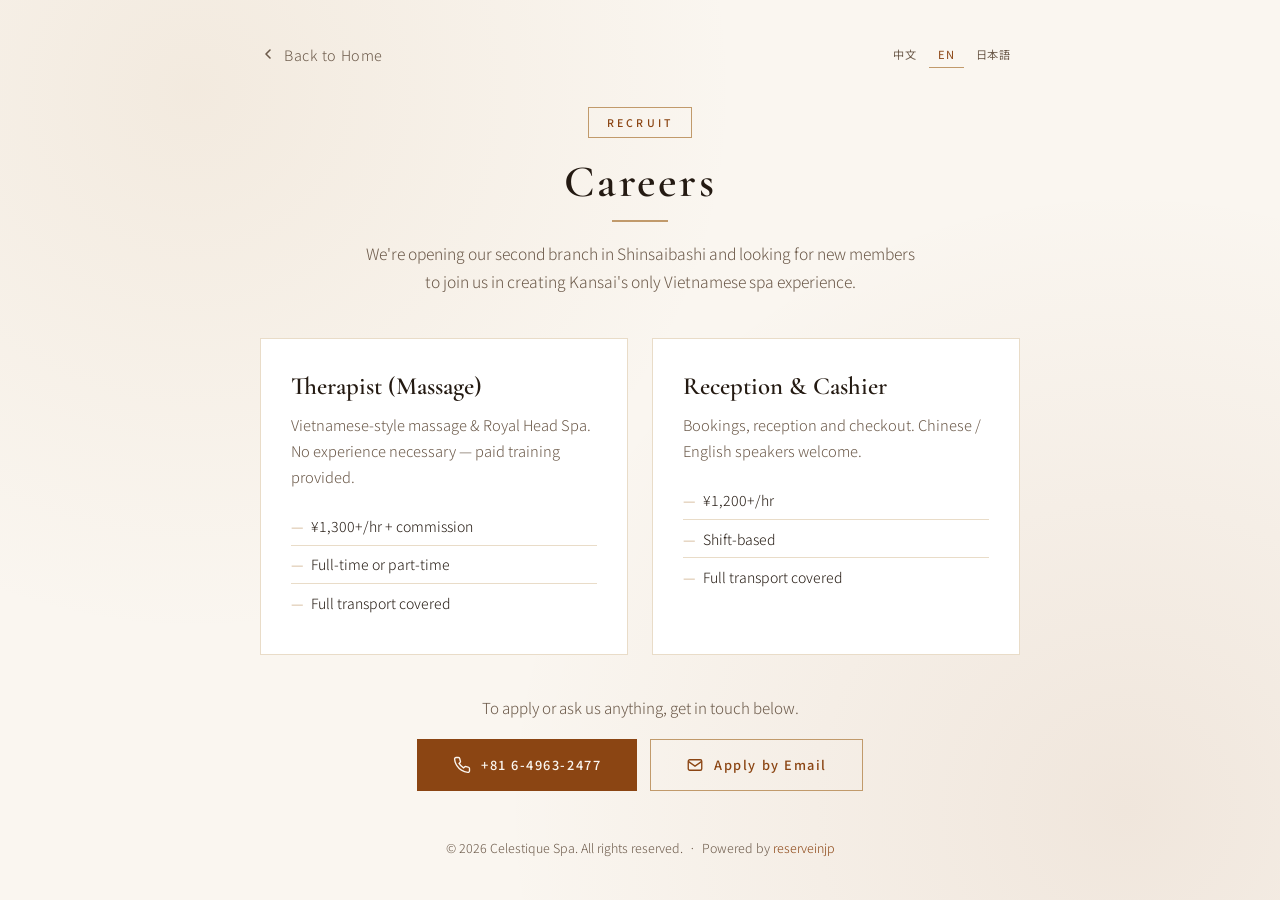
<file: recruit.html>
<!DOCTYPE html>
<html lang="en">
<head>
  <meta charset="UTF-8">
  <meta name="viewport" content="width=device-width, initial-scale=1.0">
  <meta name="description" content="Careers at Celestique Spa — authentic Vietnamese spa in Osaka. Now hiring therapists and reception staff.">
  <title>Careers — Celestique Spa</title>
  <link rel="preconnect" href="https://fonts.googleapis.com">
  <link rel="preconnect" href="https://fonts.gstatic.com" crossorigin>
  <link href="https://fonts.googleapis.com/css2?family=Cormorant+Garamond:wght@400;500;600&family=Noto+Serif+JP:wght@500;600&family=Noto+Serif+SC:wght@500;600&family=Noto+Sans+JP:wght@300;400;500&family=Noto+Sans+SC:wght@300;400;500&display=swap" rel="stylesheet">
  <style>
    * { margin:0; padding:0; box-sizing:border-box; }
    :root {
      --ink:#241a12; --ink-soft:#6b5949; --brand:#8B4513; --brand-deep:#6d3410;
      --gold:#c19a6b; --gold-pale:#e9dcc8; --cream:#faf6f0; --white:#fff;
      --font-display:"Cormorant Garamond","Noto Serif JP","Noto Serif SC",serif;
      --font-body:"Noto Sans JP","Noto Sans SC",sans-serif;
    }
    html[lang="zh-CN"] { --font-body:"Noto Sans SC","Noto Sans JP",sans-serif; --font-display:"Cormorant Garamond","Noto Serif SC",serif; }
    html[lang="ja"]    { --font-body:"Noto Sans JP","Noto Sans SC",sans-serif; }
    body {
      font-family:var(--font-body); font-weight:300; color:var(--ink); min-height:100vh; padding:40px 20px;
      background:radial-gradient(circle at 15% 10%, rgba(193,154,107,.13), transparent 40%),
                 radial-gradient(circle at 88% 90%, rgba(139,69,19,.09), transparent 45%), var(--cream);
      -webkit-font-smoothing:antialiased;
    }
    .wrap { max-width:760px; margin:0 auto; animation:fade .8s ease-out; }
    @keyframes fade { from{opacity:0;transform:translateY(20px);} to{opacity:1;transform:translateY(0);} }
    .top { display:flex; align-items:center; justify-content:space-between; gap:1rem; margin-bottom:2.4rem; }
    .back { display:inline-flex; align-items:center; gap:8px; color:var(--ink-soft); text-decoration:none; font-size:.9rem; letter-spacing:.04em; transition:color .3s; }
    .back:hover { color:var(--brand); }
    .langs { display:flex; gap:.2rem; flex-shrink:0; }
    .langs button { font-size:.7rem; letter-spacing:.08em; color:var(--ink-soft); padding:.35rem .55rem; border:none; background:transparent; cursor:pointer; font-family:inherit; transition:color .3s; }
    .langs button:hover { color:var(--brand); }
    .langs button.active { color:var(--brand); border-bottom:1px solid var(--gold); }
    .head { text-align:center; margin-bottom:2.6rem; }
    .badge { display:inline-block; border:1px solid var(--gold); padding:7px 18px; margin-bottom:1.1rem; font-size:.66rem; color:var(--brand); font-weight:500; letter-spacing:.3em; text-transform:uppercase; }
    .head h1 { font-family:var(--font-display); font-size:clamp(2rem,5vw,2.8rem); font-weight:600; letter-spacing:.05em; margin-bottom:.7rem; }
    .rule { width:56px; height:2px; background:var(--gold); margin:0 auto 1.1rem; }
    .head p { font-size:.98rem; color:var(--ink-soft); line-height:1.8; max-width:560px; margin:0 auto; }
    .grid { display:grid; grid-template-columns:1fr 1fr; gap:1.5rem; margin-bottom:2.6rem; }
    .card { background:var(--white); border:1px solid var(--gold-pale); padding:2rem 1.9rem; }
    .card h3 { font-family:var(--font-display); font-size:1.55rem; font-weight:600; color:var(--ink); margin-bottom:.7rem; }
    .card > p { color:var(--ink-soft); font-size:.92rem; line-height:1.75; margin-bottom:1.1rem; }
    .card ul { list-style:none; }
    .card li { font-size:.88rem; color:var(--ink); padding:.55rem 0; border-top:1px solid var(--gold-pale); }
    .card li:first-child { border-top:none; }
    .card li::before { content:"—"; color:var(--gold); margin-right:.5rem; }
    .contact { text-align:center; }
    .contact > p { color:var(--ink-soft); font-size:.95rem; margin-bottom:1.3rem; }
    .cta { display:flex; flex-wrap:wrap; justify-content:center; gap:.8rem; }
    .btn { display:inline-flex; align-items:center; justify-content:center; gap:10px; padding:.95rem 2.2rem; font-family:var(--font-body); font-size:.8rem; font-weight:500; letter-spacing:.12em; text-decoration:none; border:1px solid transparent; cursor:pointer; transition:all .3s; }
    .btn svg { width:18px; height:18px; }
    .btn-dark { background:var(--brand); color:var(--cream); border-color:var(--brand); }
    .btn-dark:hover { background:var(--brand-deep); border-color:var(--brand-deep); transform:translateY(-2px); }
    .btn-gold { background:transparent; color:var(--brand); border-color:var(--gold); }
    .btn-gold:hover { background:var(--gold); color:var(--white); transform:translateY(-2px); }
    .foot { text-align:center; margin-top:3rem; font-size:.78rem; color:var(--ink-soft); }
    .foot a { color:var(--brand); text-decoration:none; }
    @media (max-width:640px){ body{padding:24px 15px;} .grid{grid-template-columns:1fr;} .top{flex-wrap:wrap;} .cta{flex-direction:column;align-items:stretch;width:min(320px,100%);margin:0 auto;} .btn{width:100%;} }
  </style>
</head>
<body>
  <div class="wrap">
    <div class="top">
      <a href="landing.html" class="back" id="backLink">
        <svg width="16" height="16" viewBox="0 0 16 16" fill="none"><path d="M10 12L6 8L10 4" stroke="currentColor" stroke-width="1.6" stroke-linecap="round" stroke-linejoin="round"/></svg>
        <span id="backText">Back to Home</span>
      </a>
      <div class="langs" role="group" aria-label="Language">
        <button type="button" data-lang="cn">中文</button>
        <button type="button" data-lang="en" class="active">EN</button>
        <button type="button" data-lang="jp">日本語</button>
      </div>
    </div>

    <div class="head">
      <div class="badge" id="badge">Recruit</div>
      <h1 id="title">Careers</h1>
      <div class="rule"></div>
      <p id="lead"></p>
    </div>

    <div class="grid">
      <article class="card">
        <h3 id="j1t"></h3>
        <p id="j1d"></p>
        <ul id="j1p"></ul>
      </article>
      <article class="card">
        <h3 id="j2t"></h3>
        <p id="j2d"></p>
        <ul id="j2p"></ul>
      </article>
    </div>

    <div class="contact">
      <p id="cta"></p>
      <div class="cta">
        <a href="tel:+81649632477" class="btn btn-dark">
          <svg viewBox="0 0 24 24" fill="none" stroke="currentColor" stroke-width="1.8" xmlns="http://www.w3.org/2000/svg"><path d="M22 16.92v3a2 2 0 01-2.18 2 19.79 19.79 0 01-8.63-3.07 19.5 19.5 0 01-6-6 19.79 19.79 0 01-3.07-8.67A2 2 0 014.11 2h3a2 2 0 012 1.72c.127.96.361 1.903.7 2.81a2 2 0 01-.45 2.11L8.09 9.91a16 16 0 006 6l1.27-1.27a2 2 0 012.11-.45c.907.339 1.85.573 2.81.7A2 2 0 0122 16.92z"/></svg>
          +81 6-4963-2477
        </a>
        <a href="mailto:celestiquespa@gmail.com?subject=Recruit" class="btn btn-gold">
          <svg viewBox="0 0 24 24" fill="none" stroke="currentColor" stroke-width="1.8" xmlns="http://www.w3.org/2000/svg"><rect x="3" y="5" width="18" height="14" rx="2"/><path d="M3.5 7.5l8.5 6 8.5-6"/></svg>
          <span id="emailBtn">Apply by Email</span>
        </a>
      </div>
    </div>

    <div class="foot" id="foot"></div>
  </div>

  <script>
    var i18n = {
      en: { htmlLang:'en', title:'Careers — Celestique Spa', back:'Back to Home', badge:'Recruit', h:'Careers',
        lead:"We're opening our second branch in Shinsaibashi and looking for new members to join us in creating Kansai's only Vietnamese spa experience.",
        j1t:'Therapist (Massage)', j1d:'Vietnamese-style massage & Royal Head Spa. No experience necessary — paid training provided.', j1p:['¥1,300+/hr + commission','Full-time or part-time','Full transport covered'],
        j2t:'Reception & Cashier', j2d:'Bookings, reception and checkout. Chinese / English speakers welcome.', j2p:['¥1,200+/hr','Shift-based','Full transport covered'],
        cta:'To apply or ask us anything, get in touch below.', email:'Apply by Email',
        foot:'&copy; 2026 Celestique Spa. All rights reserved. &nbsp;·&nbsp; Powered by <a href="https://reserveinjp.com/" target="_blank" rel="noopener">reserveinjp</a>' },
      jp: { htmlLang:'ja', title:'採用情報 — Celestique Spa', back:'ホームに戻る', badge:'採用', h:'採用情報',
        lead:'心斎橋2号店のオープンに向けて、一緒に働く仲間を募集しています。関西唯一のベトナム式SPAを、私たちと一緒に。',
        j1t:'セラピスト（マッサージ）', j1d:'ベトナム式マッサージ・帝王ヘッドスパの施術。未経験可、研修あり。', j1p:['時給 ¥1,300〜＋歩合','正社員・アルバイト可','交通費全額支給'],
        j2t:'受付・レジスタッフ', j2d:'ご予約対応・受付・会計。中国語／英語が話せる方歓迎。', j2p:['時給 ¥1,200〜','シフト制','交通費全額支給'],
        cta:'ご応募・お問い合わせはお気軽にご連絡ください。', email:'メールで応募',
        foot:'&copy; 2026 Celestique Spa. All rights reserved. &nbsp;·&nbsp; Powered by <a href="https://reserveinjp.com/" target="_blank" rel="noopener">reserveinjp</a>' },
      cn: { htmlLang:'zh-CN', title:'招聘信息 — Celestique Spa', back:'返回首页', badge:'诚聘', h:'招聘信息',
        lead:'心斋桥2号店即将开业，诚邀伙伴加入，一起打造关西唯一的越南式SPA体验。',
        j1t:'按摩技师（セラピスト）', j1d:'越南式按摩・帝王头部SPA施术。经验不限，提供带薪培训。', j1p:['时薪 ¥1,300〜 + 提成','正职・兼职均可','交通费全额支给'],
        j2t:'前台・收银', j2d:'预约接待、前台与收银。会中文 / 英文者优先。', j2p:['时薪 ¥1,200〜','轮班制','交通费全额支给'],
        cta:'欢迎应聘或咨询，请通过以下方式联系我们。', email:'邮件应聘',
        foot:'&copy; 2026 Celestique Spa. 版权所有。 &nbsp;·&nbsp; Powered by <a href="https://reserveinjp.com/" target="_blank" rel="noopener">reserveinjp</a>' },
    };
    function getLang(){
      var p=new URLSearchParams(location.search).get('lang');
      if(p==='cn'||p==='jp'||p==='en') return p;
      var r=document.referrer;
      if(r.indexOf('/cn/')!==-1) return 'cn';
      if(r.indexOf('/jp/')!==-1) return 'jp';
      if(r.indexOf('/en/')!==-1) return 'en';
      return 'en';
    }
    function apply(lang){
      var o=i18n[lang];
      document.documentElement.lang=o.htmlLang; document.title=o.title;
      document.getElementById('backText').textContent=o.back;
      document.getElementById('badge').textContent=o.badge;
      document.getElementById('title').textContent=o.h;
      document.getElementById('lead').textContent=o.lead;
      document.getElementById('j1t').textContent=o.j1t;
      document.getElementById('j1d').textContent=o.j1d;
      document.getElementById('j2t').textContent=o.j2t;
      document.getElementById('j2d').textContent=o.j2d;
      document.getElementById('j1p').innerHTML=o.j1p.map(function(x){return '<li>'+x+'</li>';}).join('');
      document.getElementById('j2p').innerHTML=o.j2p.map(function(x){return '<li>'+x+'</li>';}).join('');
      document.getElementById('cta').textContent=o.cta;
      document.getElementById('emailBtn').textContent=o.email;
      document.getElementById('foot').innerHTML=o.foot;
      document.querySelectorAll('.langs button').forEach(function(b){ b.classList.toggle('active', b.getAttribute('data-lang')===lang); });
      var u=new URL(location.href); u.searchParams.set('lang',lang); history.replaceState(null,'',u);
    }
    apply(getLang());
    document.querySelectorAll('.langs button').forEach(function(b){ b.addEventListener('click', function(){ apply(this.getAttribute('data-lang')); }); });
  </script>
</body>
</html>
</file>
<file: styles.css>
/* ============================================================
   Celestique Spa — premium Vietnamese spa, Osaka
   Palette: espresso / saddle brown / champagne gold / warm cream
   ============================================================ */

* {
  margin: 0;
  padding: 0;
  box-sizing: border-box;
}

:root {
  --ink: #241a12;
  --ink-soft: #6b5949;
  --brand: #8B4513;
  --brand-deep: #6d3410;
  --gold: #c19a6b;
  --gold-deep: #a97f4f;
  --gold-pale: #e9dcc8;
  --cream: #faf6f0;
  --cream-deep: #f1e8dc;
  --dark: #1d140d;
  --dark-2: #2b1e14;
  --white: #ffffff;
  --whatsapp: #1E8E4F;
  --font-display: "Cormorant Garamond", "Noto Serif JP", "Noto Serif SC", serif;
  --font-body: "Noto Sans JP", "Noto Sans SC", sans-serif;
  --header-h: 76px;
  --space-sm: 0.75rem;
  --space-md: 1.25rem;
  --space-lg: 2rem;
  --space-xl: 4rem;
  --space-2xl: 6.5rem;
  --transition: 0.35s ease;
}

:lang(zh-CN) {
  --font-display: "Cormorant Garamond", "Noto Serif SC", "Noto Serif JP", serif;
  --font-body: "Noto Sans SC", "Noto Sans JP", sans-serif;
}

html {
  scroll-behavior: smooth;
  scroll-padding-top: var(--header-h);
}

body {
  font-family: var(--font-body);
  font-weight: 300;
  font-size: 16px;
  line-height: 1.8;
  color: var(--ink);
  background: var(--cream);
  -webkit-font-smoothing: antialiased;
}

img {
  max-width: 100%;
  display: block;
}

a {
  text-decoration: none;
  color: inherit;
}

ul {
  list-style: none;
}

.container {
  width: min(1140px, 100% - 48px);
  margin-inline: auto;
}

.section {
  padding: var(--space-2xl) 0;
}

/* ---- Typography helpers ---- */

.eyebrow {
  font-family: var(--font-body);
  font-size: 0.72rem;
  font-weight: 500;
  letter-spacing: 0.32em;
  text-transform: uppercase;
  color: var(--gold-deep);
  margin-bottom: 1rem;
}

.section-title {
  font-family: var(--font-display);
  font-size: clamp(1.9rem, 3.6vw, 2.9rem);
  font-weight: 500;
  line-height: 1.3;
  letter-spacing: 0.03em;
  text-wrap: balance;
  margin-bottom: 1rem;
}

.section-lead {
  max-width: 640px;
  color: var(--ink-soft);
  font-size: 0.95rem;
  text-wrap: balance;
}

.section-head {
  margin-bottom: var(--space-xl);
}

.section-head.center {
  text-align: center;
}

.section-head.center .section-lead {
  margin-inline: auto;
}

.gold-rule {
  width: 56px;
  height: 1px;
  background: var(--gold);
  margin: 1.4rem 0;
}

.center .gold-rule {
  margin-inline: auto;
}

/* ---- Buttons ---- */

.btn {
  display: inline-flex;
  align-items: center;
  justify-content: center;
  gap: 10px;
  padding: 0.95rem 2.4rem;
  font-family: var(--font-body);
  font-size: 0.8rem;
  font-weight: 500;
  letter-spacing: 0.14em;
  border: 1px solid transparent;
  cursor: pointer;
  transition: all var(--transition);
}

.btn svg {
  width: 17px;
  height: 17px;
  fill: currentColor;
  flex-shrink: 0;
}

.btn-gold {
  background: var(--gold);
  border-color: var(--gold);
  color: var(--dark);
}

.btn-gold:hover {
  background: var(--gold-deep);
  border-color: var(--gold-deep);
  color: var(--white);
  transform: translateY(-2px);
  box-shadow: 0 10px 26px rgba(139, 69, 19, 0.28);
}

.btn-ghost {
  background: transparent;
  border-color: rgba(250, 246, 240, 0.55);
  color: var(--cream);
}

.btn-ghost:hover {
  background: var(--cream);
  border-color: var(--cream);
  color: var(--ink);
  transform: translateY(-2px);
}

.btn-dark {
  background: var(--brand);
  border-color: var(--brand);
  color: var(--cream);
}

.btn-dark:hover {
  background: var(--brand-deep);
  border-color: var(--brand-deep);
  transform: translateY(-2px);
  box-shadow: 0 10px 26px rgba(109, 52, 16, 0.3);
}

/* ---- Header ---- */

.header {
  position: fixed;
  inset: 0 0 auto;
  z-index: 100;
  transition: background var(--transition), box-shadow var(--transition);
}

.header .nav {
  height: var(--header-h);
  display: flex;
  align-items: center;
  justify-content: space-between;
  gap: var(--space-lg);
}

.logo {
  display: flex;
  flex-direction: column;
  line-height: 1.15;
}

.logo-en {
  font-family: var(--font-display);
  font-size: 1.45rem;
  font-weight: 600;
  letter-spacing: 0.12em;
  color: var(--cream);
  transition: color var(--transition);
}

.logo-ja {
  font-size: 0.6rem;
  letter-spacing: 0.42em;
  color: var(--gold);
  text-transform: uppercase;
}

.nav-menu {
  display: flex;
  align-items: center;
  gap: var(--space-lg);
}

.nav-links {
  display: flex;
  gap: 1.6rem;
}

.nav-links a {
  font-size: 0.82rem;
  font-weight: 400;
  letter-spacing: 0.08em;
  color: rgba(250, 246, 240, 0.88);
  padding: 6px 0;
  border-bottom: 1px solid transparent;
  transition: color var(--transition), border-color var(--transition);
}

.nav-links a:hover {
  color: var(--gold);
  border-color: var(--gold);
}

.lang-switch {
  display: flex;
  gap: 2px;
  border: 1px solid rgba(250, 246, 240, 0.35);
  transition: border-color var(--transition);
}

.lang-switch a {
  padding: 5px 11px;
  font-size: 0.72rem;
  letter-spacing: 0.06em;
  color: rgba(250, 246, 240, 0.8);
  transition: all var(--transition);
}

.lang-switch a.active,
.lang-switch a:hover {
  background: var(--gold);
  color: var(--dark);
}

.header.scrolled {
  background: rgba(29, 20, 13, 0.92);
  backdrop-filter: blur(14px);
  box-shadow: 0 6px 24px rgba(0, 0, 0, 0.25);
}

.nav-toggle {
  display: none;
  flex-direction: column;
  justify-content: center;
  gap: 7px;
  width: 40px;
  height: 40px;
  background: none;
  border: none;
  cursor: pointer;
}

.nav-toggle span {
  display: block;
  height: 1px;
  background: var(--cream);
  transition: transform var(--transition), opacity var(--transition);
}

.nav-toggle.active span:nth-child(1) {
  transform: translateY(4px) rotate(45deg);
}

.nav-toggle.active span:nth-child(2) {
  transform: translateY(-4px) rotate(-45deg);
}

/* ---- Hero ---- */

.hero {
  position: relative;
  min-height: 100svh;
  display: flex;
  align-items: center;
  justify-content: center;
  text-align: center;
  color: var(--cream);
  background: var(--dark);
  overflow: hidden;
}

.hero-bg {
  position: absolute;
  inset: 0;
  background-size: cover;
  background-position: center;
  animation: heroZoom 18s ease-out forwards;
}

@keyframes heroZoom {
  from { transform: scale(1.08); }
  to   { transform: scale(1); }
}

.hero::after {
  content: "";
  position: absolute;
  inset: 0;
  background:
    linear-gradient(180deg, rgba(20, 13, 8, 0.55) 0%, rgba(20, 13, 8, 0.38) 45%, rgba(20, 13, 8, 0.78) 100%);
}

.hero-content {
  position: relative;
  z-index: 2;
  padding: calc(var(--header-h) + 40px) 24px 72px;
  max-width: 860px;
}

.hero-eyebrow {
  font-size: 0.72rem;
  font-weight: 500;
  letter-spacing: 0.4em;
  text-transform: uppercase;
  color: var(--gold);
  margin-bottom: 1.6rem;
}

.hero h1 {
  font-family: var(--font-display);
  font-size: clamp(2.2rem, 5.4vw, 4rem);
  font-weight: 500;
  line-height: 1.28;
  letter-spacing: 0.04em;
  text-wrap: balance;
  margin-bottom: 1.4rem;
}

.hero-sub {
  max-width: 560px;
  margin: 0 auto 2.4rem;
  font-size: 0.95rem;
  color: rgba(250, 246, 240, 0.82);
  text-wrap: balance;
}

.hero-cta {
  display: flex;
  flex-wrap: wrap;
  justify-content: center;
  gap: 0.9rem;
  margin-bottom: 3rem;
}

.hero-stats {
  display: flex;
  justify-content: center;
  gap: clamp(1.6rem, 5vw, 4rem);
}

.hero-stat {
  display: flex;
  flex-direction: column;
  gap: 2px;
}

.hero-stat strong {
  font-family: var(--font-display);
  font-size: 1.7rem;
  font-weight: 500;
  color: var(--gold);
  letter-spacing: 0.05em;
}

.hero-stat span {
  font-size: 0.7rem;
  letter-spacing: 0.18em;
  color: rgba(250, 246, 240, 0.65);
  text-transform: uppercase;
}

.hero-scroll {
  position: absolute;
  bottom: 26px;
  left: 50%;
  transform: translateX(-50%);
  z-index: 2;
  display: flex;
  flex-direction: column;
  align-items: center;
  gap: 8px;
  font-size: 0.62rem;
  letter-spacing: 0.34em;
  text-transform: uppercase;
  color: rgba(250, 246, 240, 0.55);
}

.hero-scroll .line {
  width: 1px;
  height: 44px;
  background: linear-gradient(to bottom, var(--gold), transparent);
  animation: scrollPulse 2.2s ease-in-out infinite;
}

@keyframes scrollPulse {
  0%, 100% { opacity: 1; transform: scaleY(1); }
  50%      { opacity: 0.4; transform: scaleY(0.75); }
}

/* ---- About ---- */

.about-grid {
  display: grid;
  grid-template-columns: 1.05fr 0.95fr;
  gap: clamp(2rem, 5vw, 4.5rem);
  align-items: center;
}

.about-media {
  position: relative;
}

.about-media img {
  width: 100%;
  aspect-ratio: 4 / 3;
  object-fit: cover;
}

.about-media::before {
  content: "";
  position: absolute;
  inset: -16px 16px 16px -16px;
  border: 1px solid var(--gold);
  z-index: -1;
}

.about-text p {
  color: var(--ink-soft);
  font-size: 0.95rem;
  margin-bottom: var(--space-md);
}

.features {
  display: grid;
  grid-template-columns: repeat(4, 1fr);
  gap: 1px;
  background: var(--gold-pale);
  border: 1px solid var(--gold-pale);
  margin-top: var(--space-2xl);
}

.feature {
  background: var(--cream);
  padding: 2.2rem 1.6rem;
  text-align: center;
  transition: background var(--transition);
}

.feature:hover {
  background: var(--white);
}

.feature svg {
  width: 34px;
  height: 34px;
  stroke: var(--gold-deep);
  fill: none;
  stroke-width: 1.3;
  margin: 0 auto 1rem;
  display: block;
}

.feature h3 {
  font-family: var(--font-display);
  font-size: 1.15rem;
  font-weight: 600;
  letter-spacing: 0.04em;
  margin-bottom: 0.5rem;
}

.feature p {
  font-size: 0.8rem;
  color: var(--ink-soft);
  line-height: 1.7;
}

/* ---- Menu / signature ---- */

.section-alt {
  background: var(--cream-deep);
}

.signature {
  display: grid;
  grid-template-columns: 0.95fr 1.05fr;
  background: var(--white);
  box-shadow: 0 24px 60px rgba(36, 26, 18, 0.1);
  margin-bottom: var(--space-xl);
}

.signature-media {
  position: relative;
  min-height: 340px;
}

.signature-media img {
  position: absolute;
  inset: 0;
  width: 100%;
  height: 100%;
  object-fit: cover;
}

.signature-badge {
  position: absolute;
  top: 18px;
  left: 18px;
  background: var(--dark);
  color: var(--gold);
  font-size: 0.66rem;
  letter-spacing: 0.28em;
  text-transform: uppercase;
  padding: 8px 14px;
}

.signature-body {
  padding: clamp(1.8rem, 4vw, 3.2rem);
}

.signature-body h3 {
  font-family: var(--font-display);
  font-size: clamp(1.5rem, 2.6vw, 2.1rem);
  font-weight: 600;
  letter-spacing: 0.03em;
  margin-bottom: 0.75rem;
}

.signature-body > p {
  font-size: 0.88rem;
  color: var(--ink-soft);
  margin-bottom: 1.4rem;
}

.price-rows {
  border-top: 1px solid var(--gold-pale);
  margin-bottom: 1.5rem;
}

.price-row {
  display: flex;
  align-items: baseline;
  justify-content: space-between;
  gap: 1rem;
  padding: 0.85rem 0.25rem;
  border-bottom: 1px solid var(--gold-pale);
  transition: background var(--transition), padding var(--transition);
}

.price-row:hover {
  background: var(--cream);
  padding-inline: 0.7rem;
}

.price-row .duration {
  font-size: 0.92rem;
  font-weight: 400;
  letter-spacing: 0.06em;
}

.price-row .amount {
  font-family: var(--font-body);
  font-weight: 500;
  font-size: 1.05rem;
  color: var(--brand);
  white-space: nowrap;
}

.price-row .amount small {
  font-size: 0.7rem;
  color: var(--ink-soft);
  font-weight: 300;
  margin-left: 6px;
}

.includes {
  display: grid;
  grid-template-columns: 1fr 1fr;
  gap: 0.45rem 1.4rem;
  margin-bottom: 1.8rem;
}

.includes li {
  position: relative;
  padding-left: 1.1rem;
  font-size: 0.82rem;
  color: var(--ink-soft);
}

.includes li::before {
  content: "";
  position: absolute;
  left: 0;
  top: 0.72em;
  width: 5px;
  height: 5px;
  background: var(--gold);
  transform: rotate(45deg);
}

/* ---- Menu cards ---- */

.menu-grid {
  display: grid;
  grid-template-columns: repeat(4, 1fr);
  gap: 1.4rem;
}

.menu-card {
  background: var(--white);
  display: flex;
  flex-direction: column;
  box-shadow: 0 10px 30px rgba(36, 26, 18, 0.07);
  transition: transform var(--transition), box-shadow var(--transition);
}

.menu-card:hover {
  transform: translateY(-6px);
  box-shadow: 0 22px 44px rgba(36, 26, 18, 0.13);
}

.menu-card-media {
  overflow: hidden;
}

.menu-card-media img {
  width: 100%;
  aspect-ratio: 16 / 11;
  object-fit: cover;
  transition: transform 0.7s ease;
}

.menu-card:hover .menu-card-media img {
  transform: scale(1.05);
}

.menu-card-body {
  padding: 1.5rem 1.4rem 1.6rem;
  display: flex;
  flex-direction: column;
  flex: 1;
}

.menu-card-body h3 {
  font-family: var(--font-display);
  font-size: 1.28rem;
  font-weight: 600;
  letter-spacing: 0.03em;
  line-height: 1.35;
}

.menu-meta {
  display: flex;
  align-items: baseline;
  justify-content: space-between;
  gap: 0.6rem;
  margin: 0.55rem 0 0.9rem;
  padding-bottom: 0.9rem;
  border-bottom: 1px solid var(--gold-pale);
}

.menu-meta .duration {
  font-size: 0.74rem;
  letter-spacing: 0.14em;
  color: var(--ink-soft);
  text-transform: uppercase;
}

.menu-meta .amount {
  font-weight: 500;
  font-size: 1.08rem;
  color: var(--brand);
}

.menu-points {
  flex: 1;
  margin-bottom: 1.2rem;
}

.menu-points li {
  position: relative;
  padding-left: 1rem;
  font-size: 0.78rem;
  color: var(--ink-soft);
  margin-bottom: 0.3rem;
}

.menu-points li::before {
  content: "";
  position: absolute;
  left: 0;
  top: 0.7em;
  width: 4px;
  height: 4px;
  background: var(--gold);
  transform: rotate(45deg);
}

.btn-book {
  display: inline-flex;
  align-items: center;
  justify-content: center;
  gap: 8px;
  width: 100%;
  padding: 0.78rem 1rem;
  background: var(--brand);
  color: var(--cream);
  font-size: 0.76rem;
  font-weight: 500;
  letter-spacing: 0.12em;
  border: 1px solid var(--brand);
  transition: all var(--transition);
}

.btn-book svg {
  width: 15px;
  height: 15px;
  fill: currentColor;
  flex-shrink: 0;
}

.btn-book:hover {
  background: var(--brand-deep);
  border-color: var(--brand-deep);
  box-shadow: 0 8px 20px rgba(109, 52, 16, 0.3);
}

/* ---- VIP ---- */

.vip {
  background: var(--dark);
  color: var(--cream);
}

.vip .section-title {
  color: var(--cream);
}

.vip .section-lead {
  color: rgba(250, 246, 240, 0.65);
}

.vip-block {
  display: grid;
  grid-template-columns: 1fr 1fr;
  gap: clamp(2rem, 5vw, 4.5rem);
  align-items: center;
}

.vip-block + .vip-block {
  margin-top: var(--space-2xl);
}

.vip-block.reverse .vip-media {
  order: 2;
}

.vip-media {
  position: relative;
}

.vip-media img {
  width: 100%;
  aspect-ratio: 4 / 3;
  object-fit: cover;
}

.vip-media::after {
  content: "";
  position: absolute;
  inset: 14px;
  border: 1px solid rgba(193, 154, 107, 0.45);
  pointer-events: none;
}

.vip-tag {
  display: inline-block;
  font-size: 0.66rem;
  letter-spacing: 0.3em;
  text-transform: uppercase;
  color: var(--gold);
  border: 1px solid rgba(193, 154, 107, 0.5);
  padding: 6px 14px;
  margin-bottom: 1.2rem;
}

.vip-body h3 {
  font-family: var(--font-display);
  font-size: clamp(1.5rem, 2.6vw, 2rem);
  font-weight: 500;
  letter-spacing: 0.04em;
  margin-bottom: 0.9rem;
  text-wrap: balance;
}

.vip-body > p {
  font-size: 0.9rem;
  color: rgba(250, 246, 240, 0.72);
  margin-bottom: 1.4rem;
}

.vip-price {
  font-family: var(--font-display);
  font-size: 1.5rem;
  color: var(--gold);
  margin-bottom: 1.2rem;
}

.vip-price small {
  font-family: var(--font-body);
  font-size: 0.72rem;
  color: rgba(250, 246, 240, 0.6);
  letter-spacing: 0.1em;
  margin-left: 8px;
}

.vip-list {
  display: grid;
  grid-template-columns: 1fr 1fr;
  gap: 0.55rem 1.4rem;
  margin-bottom: 1.8rem;
}

.vip-list li {
  position: relative;
  padding-left: 1.2rem;
  font-size: 0.84rem;
  color: rgba(250, 246, 240, 0.82);
}

.vip-list li::before {
  content: "";
  position: absolute;
  left: 0;
  top: 0.72em;
  width: 5px;
  height: 5px;
  background: var(--gold);
  transform: rotate(45deg);
}

/* ---- Gallery ---- */

.gallery-grid {
  display: grid;
  grid-template-columns: repeat(3, 1fr);
  gap: 1.1rem;
}

.gallery-item {
  position: relative;
  overflow: hidden;
  aspect-ratio: 4 / 3;
}

.gallery-item img {
  width: 100%;
  height: 100%;
  object-fit: cover;
  transition: transform 0.8s ease;
}

.gallery-item:hover img {
  transform: scale(1.06);
}

.gallery-item figcaption {
  position: absolute;
  inset: auto 0 0;
  padding: 2.2rem 1.1rem 0.9rem;
  background: linear-gradient(to top, rgba(20, 13, 8, 0.72), transparent);
  color: var(--cream);
  font-size: 0.78rem;
  letter-spacing: 0.12em;
}

/* ---- Reviews ---- */

.rating-banner {
  display: flex;
  align-items: center;
  justify-content: center;
  gap: 1rem;
  margin-bottom: var(--space-xl);
  font-size: 0.85rem;
  color: var(--ink-soft);
}

.rating-banner strong {
  font-family: var(--font-display);
  font-size: 2.4rem;
  font-weight: 600;
  color: var(--brand);
  line-height: 1;
}

.stars {
  color: var(--gold-deep);
  letter-spacing: 3px;
  font-size: 0.9rem;
}

.review-grid {
  display: grid;
  grid-template-columns: repeat(3, 1fr);
  gap: 1.4rem;
}

.review-card {
  background: var(--white);
  padding: 1.9rem 1.7rem;
  box-shadow: 0 10px 30px rgba(36, 26, 18, 0.07);
  display: flex;
  flex-direction: column;
}

.review-card .stars {
  margin-bottom: 0.9rem;
}

.review-card blockquote {
  flex: 1;
  font-size: 0.86rem;
  color: var(--ink-soft);
  line-height: 1.85;
  margin-bottom: 1.3rem;
}

.review-who {
  border-top: 1px solid var(--gold-pale);
  padding-top: 0.9rem;
  display: flex;
  justify-content: space-between;
  align-items: baseline;
  gap: 0.8rem;
}

.review-who strong {
  font-weight: 500;
  font-size: 0.88rem;
}

.review-who span {
  display: block;
  font-size: 0.72rem;
  color: var(--ink-soft);
}

.review-who time {
  font-size: 0.7rem;
  color: var(--ink-soft);
  white-space: nowrap;
}

/* ---- Access ---- */

.access-grid {
  display: grid;
  grid-template-columns: 0.9fr 1.1fr;
  gap: clamp(2rem, 5vw, 4rem);
  align-items: stretch;
}

.access-item {
  padding: 1.1rem 0;
  border-bottom: 1px solid var(--gold-pale);
}

.access-item:first-child {
  border-top: 1px solid var(--gold-pale);
}

.access-item h4 {
  font-size: 0.68rem;
  font-weight: 500;
  letter-spacing: 0.26em;
  text-transform: uppercase;
  color: var(--gold-deep);
  margin-bottom: 0.35rem;
}

.access-item p {
  font-size: 0.92rem;
  line-height: 1.75;
}

.access-item a {
  border-bottom: 1px solid var(--gold-pale);
  transition: color var(--transition);
}

.access-item a:hover {
  color: var(--brand);
}

.access-cta {
  display: flex;
  flex-wrap: wrap;
  gap: 0.8rem;
  margin-top: 1.6rem;
}

.access-map {
  min-height: 420px;
  filter: sepia(0.18);
}

.access-map iframe {
  width: 100%;
  height: 100%;
  border: 0;
  display: block;
}

/* ---- Footer ---- */

.footer {
  background: var(--dark);
  color: rgba(250, 246, 240, 0.75);
  padding: var(--space-lg) 0;
}

.footer-grid {
  display: grid;
  grid-template-columns: 1.3fr 1fr 1fr;
  gap: clamp(2rem, 5vw, 4rem);
  padding-bottom: var(--space-xl);
}

.footer-brand .logo-en {
  color: var(--cream);
  font-size: 1.6rem;
}

.footer-brand p {
  font-size: 0.82rem;
  margin-top: 0.9rem;
  max-width: 380px;
  color: rgba(250, 246, 240, 0.6);
}

.footer h4 {
  font-size: 0.68rem;
  font-weight: 500;
  letter-spacing: 0.26em;
  text-transform: uppercase;
  color: var(--gold);
  margin-bottom: 1rem;
}

.footer li {
  font-size: 0.84rem;
  margin-bottom: 0.5rem;
  color: rgba(250, 246, 240, 0.75);
}

.footer a:hover {
  color: var(--gold);
}

.footer-bottom {
  padding: 0;
  display: flex;
  flex-wrap: wrap;
  flex-direction: column;
  align-items: center;
  text-align: center;
  gap: 0.5rem;
  font-size: 0.72rem;
  color: rgba(250, 246, 240, 0.45);
}

.footer-bottom a {
  color: rgba(250, 246, 240, 0.6);
}

.footer-bottom a:hover {
  color: var(--gold);
}

/* ---- Floating WhatsApp ---- */

.float-wa {
  position: fixed;
  right: 22px;
  bottom: 22px;
  z-index: 90;
  width: 54px;
  height: 54px;
  border-radius: 50%;
  background: var(--whatsapp);
  display: flex;
  align-items: center;
  justify-content: center;
  box-shadow: 0 10px 26px rgba(30, 142, 79, 0.4);
  transition: transform var(--transition), box-shadow var(--transition);
}

.float-wa svg {
  width: 26px;
  height: 26px;
  fill: #fff;
}

.float-wa:hover {
  transform: translateY(-4px) scale(1.05);
  box-shadow: 0 16px 34px rgba(30, 142, 79, 0.5);
}

/* ---- Reveal animation ---- */

.reveal {
  opacity: 0;
  transform: translateY(28px);
  transition: opacity 0.8s ease, transform 0.8s ease;
}

.reveal.visible {
  opacity: 1;
  transform: translateY(0);
}

/* ============================================================
   Landing page — full-screen dark cinema entrance
   ============================================================ */

.landing {
  position: relative;
  min-height: 100svh;
  display: flex;
  align-items: center;
  justify-content: center;
  padding: 56px 22px;
  background: var(--dark);
  color: var(--cream);
  text-align: center;
  overflow: hidden;
}

.landing-bg {
  position: absolute;
  inset: 0;
  background: url(assets/images/hero.webp) center/cover no-repeat;
  animation: heroZoom 18s ease-out forwards;
}

.landing::after {
  content: "";
  position: absolute;
  inset: 0;
  background:
    radial-gradient(ellipse at 50% 28%, rgba(20, 13, 8, 0.2), rgba(20, 13, 8, 0.82) 78%),
    linear-gradient(180deg, rgba(20, 13, 8, 0.5) 0%, rgba(20, 13, 8, 0.88) 100%);
}

.landing-inner {
  position: relative;
  z-index: 2;
  width: 100%;
  max-width: 760px;
  display: flex;
  flex-direction: column;
  align-items: center;
  gap: 1.7rem;
  animation: landingUp 1s ease-out;
}

@keyframes landingUp {
  from { opacity: 0; transform: translateY(26px); }
  to   { opacity: 1; transform: translateY(0); }
}

.landing-brand .brand-en {
  font-family: var(--font-display);
  font-size: clamp(2.5rem, 7vw, 3.8rem);
  font-weight: 500;
  letter-spacing: 0.16em;
  line-height: 1.1;
  color: var(--cream);
}

.landing-brand .brand-ja {
  display: block;
  margin-top: 0.7rem;
  font-size: 0.74rem;
  letter-spacing: 0.58em;
  color: var(--gold);
}

.landing-rule {
  width: 64px;
  height: 1px;
  background: var(--gold);
}

.brand-tagline {
  font-size: 0.9rem;
  line-height: 2;
  color: rgba(250, 246, 240, 0.78);
  text-wrap: balance;
}

.landing-langs {
  display: grid;
  grid-template-columns: repeat(3, 1fr);
  gap: 1rem;
  width: 100%;
  max-width: 620px;
  margin-top: 0.4rem;
}

.landing-lang {
  border: 1px solid rgba(193, 154, 107, 0.45);
  background: rgba(250, 246, 240, 0.05);
  backdrop-filter: blur(8px);
  padding: 1.5rem 0.8rem 1.35rem;
  transition: all var(--transition);
}

.landing-lang:hover {
  border-color: var(--gold);
  background: rgba(193, 154, 107, 0.16);
  transform: translateY(-4px);
  box-shadow: 0 18px 36px rgba(0, 0, 0, 0.35);
}

.landing-lang .lang-name {
  display: block;
  font-family: var(--font-display);
  font-size: 1.4rem;
  font-weight: 500;
  letter-spacing: 0.08em;
  color: var(--cream);
}

.landing-lang .lang-desc {
  display: block;
  margin-top: 0.35rem;
  font-size: 0.62rem;
  letter-spacing: 0.22em;
  text-transform: uppercase;
  color: var(--gold);
}

.landing-ctas {
  display: flex;
  flex-wrap: wrap;
  justify-content: center;
  gap: 0.9rem;
}

.landing-meta {
  display: flex;
  flex-wrap: wrap;
  justify-content: center;
  align-items: center;
  gap: 0.5rem 1.1rem;
  font-size: 0.78rem;
  letter-spacing: 0.08em;
  color: rgba(250, 246, 240, 0.7);
}

.landing-meta .stars {
  color: var(--gold);
  letter-spacing: 2px;
}

.landing-meta .dot {
  color: rgba(193, 154, 107, 0.6);
}

.landing-meta a {
  border-bottom: 1px solid rgba(193, 154, 107, 0.45);
  transition: color var(--transition);
}

.landing-meta a:hover {
  color: var(--gold);
}

.landing-foot {
  font-size: 0.68rem;
  letter-spacing: 0.06em;
  color: rgba(250, 246, 240, 0.4);
}

.landing-foot a {
  border-bottom: 1px solid currentColor;
}

/* ============================================================
   Responsive
   ============================================================ */

@media (max-width: 960px) {
  .features {
    grid-template-columns: 1fr 1fr;
  }

  .menu-grid {
    grid-template-columns: 1fr 1fr;
  }

  .review-grid {
    grid-template-columns: 1fr;
  }

  .signature {
    grid-template-columns: 1fr;
  }

  .signature-media {
    min-height: 260px;
  }

  .vip-block {
    grid-template-columns: 1fr;
  }

  .vip-block.reverse .vip-media {
    order: 0;
  }

  .about-grid {
    grid-template-columns: 1fr;
  }

  .about-media {
    order: -1;
  }

  .access-grid {
    grid-template-columns: 1fr;
  }

  .access-map {
    min-height: 320px;
  }

  .footer-grid {
    grid-template-columns: 1fr;
    gap: 1.8rem;
  }
}

@media (max-width: 760px) {
  :root {
    --space-2xl: 4.5rem;
  }

  .nav-toggle {
    display: flex;
  }

  .nav-menu {
    position: fixed;
    top: var(--header-h);
    left: 0;
    right: 0;
    flex-direction: column;
    align-items: center;
    gap: 1.2rem;
    padding: 1.8rem 0 2.2rem;
    background: rgba(29, 20, 13, 0.97);
    backdrop-filter: blur(14px);
    transform: translateY(-130%);
    opacity: 0;
    transition: transform var(--transition), opacity var(--transition);
    pointer-events: none;
  }

  .nav-menu.open {
    transform: translateY(0);
    opacity: 1;
    pointer-events: auto;
  }

  .nav-links {
    flex-direction: column;
    align-items: center;
    gap: 1rem;
  }

  .menu-grid {
    grid-template-columns: 1fr;
  }

  .gallery-grid {
    grid-template-columns: 1fr 1fr;
  }

  .includes,
  .vip-list {
    grid-template-columns: 1fr;
  }

  .landing-langs {
    grid-template-columns: 1fr;
    max-width: 340px;
  }

  .landing-ctas {
    flex-direction: column;
    align-items: stretch;
    width: min(320px, 100%);
  }

  .hero-stats {
    flex-wrap: wrap;
    row-gap: 1rem;
  }

  .features {
    grid-template-columns: 1fr;
  }
}

@media (prefers-reduced-motion: reduce) {
  * {
    animation-duration: 0.01ms !important;
    animation-iteration-count: 1 !important;
    transition-duration: 0.01ms !important;
  }

  .reveal {
    opacity: 1;
    transform: none;
  }
}

/* mobile CTA alignment (patch): equal-width stacked buttons */
@media (max-width: 760px) {
  .hero-cta { flex-direction: column; align-items: stretch; width: min(320px, 100%); margin-left: auto; margin-right: auto; }
  .access-cta { flex-direction: column; align-items: stretch; }
  .hero-cta .btn, .access-cta .btn { width: 100%; }
}


/* recruitment highlight (patch) */
.rec-star { color:#d4a24c; margin-right:.15rem; }
.rec-title { font-weight:700; }
</file>
